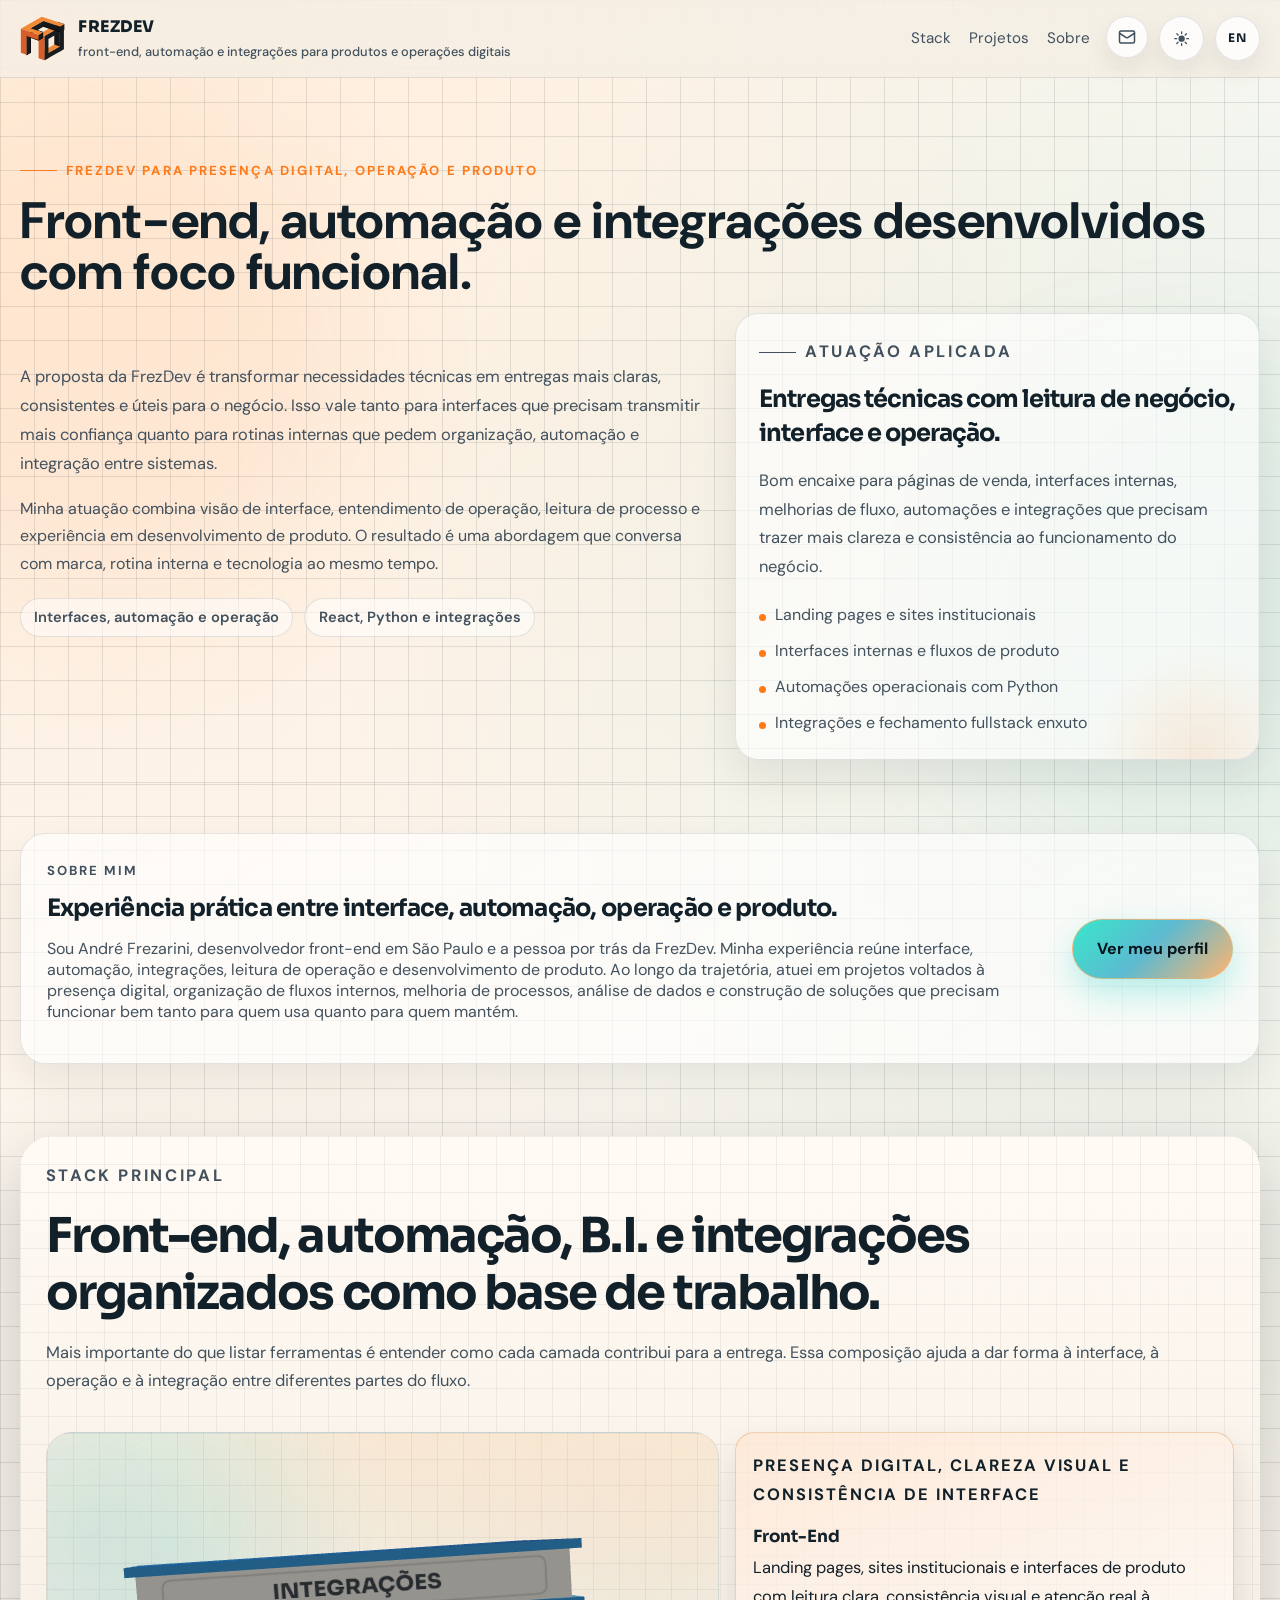
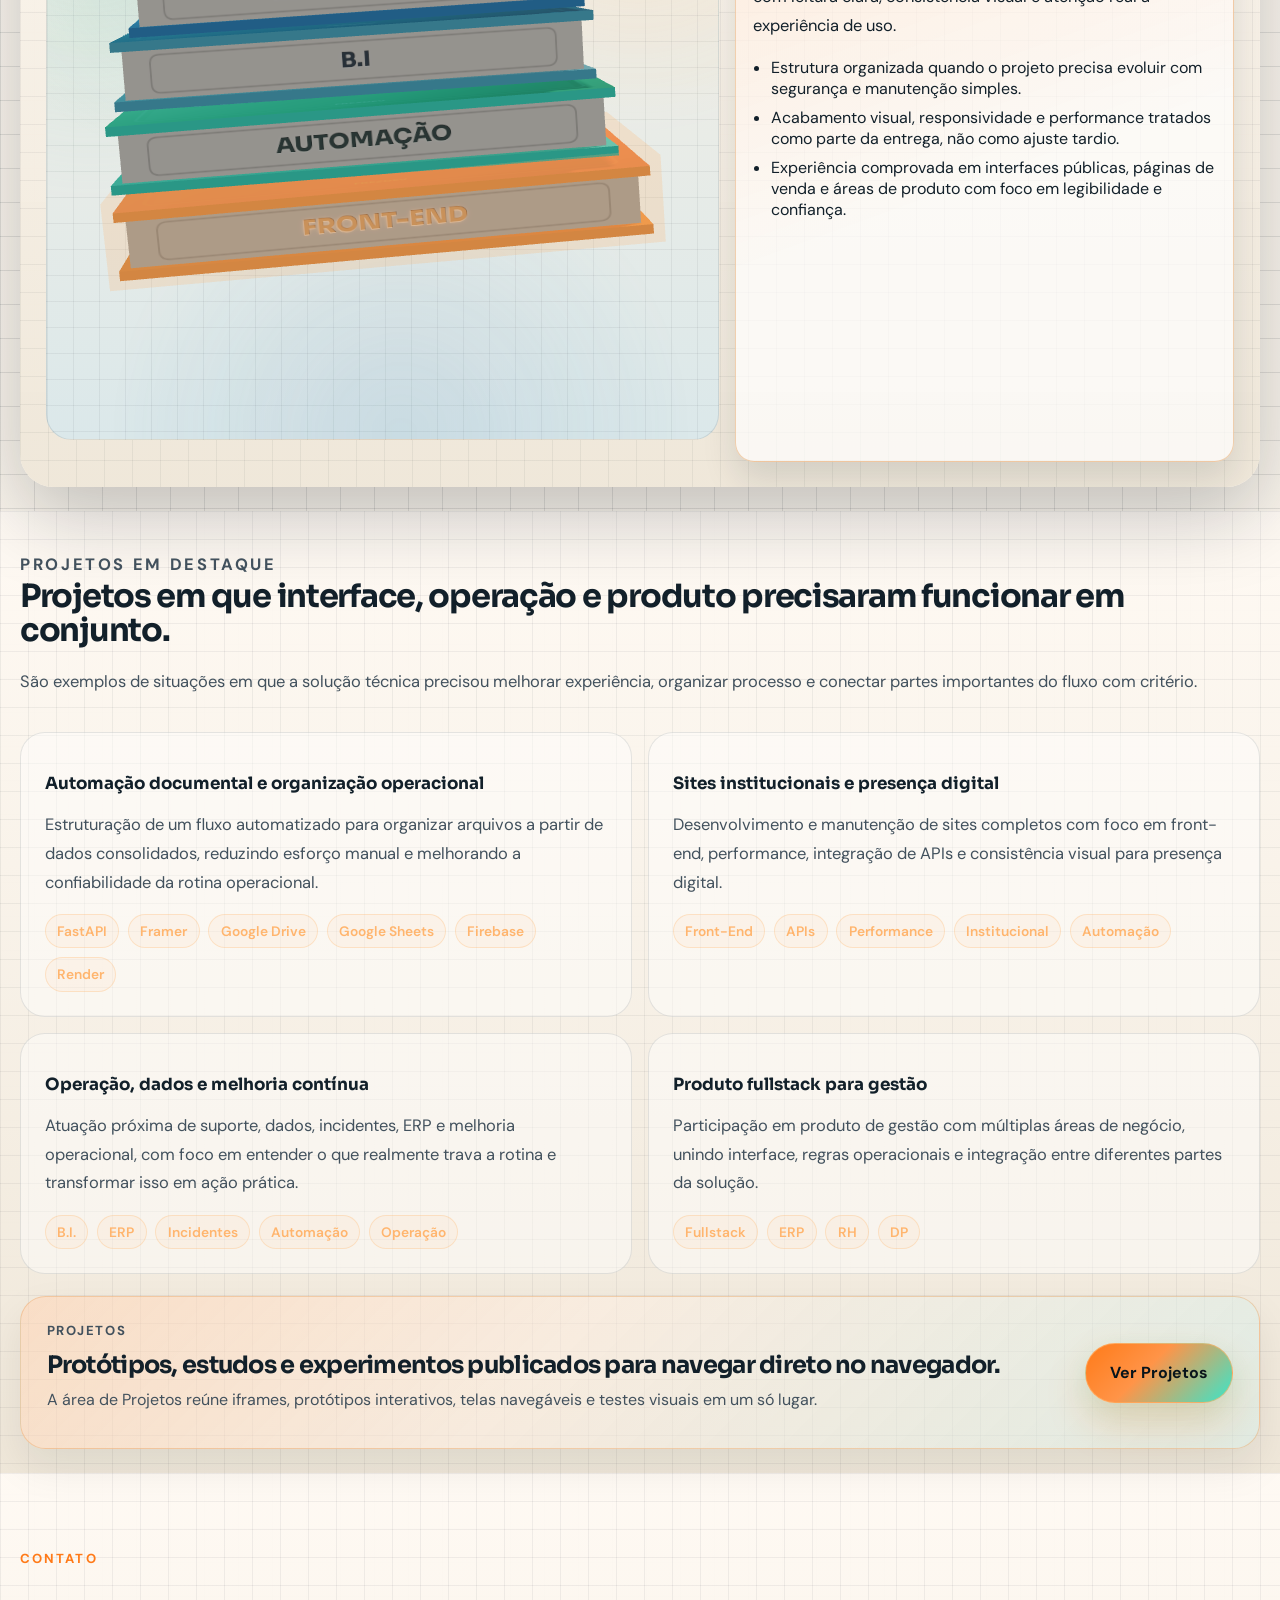
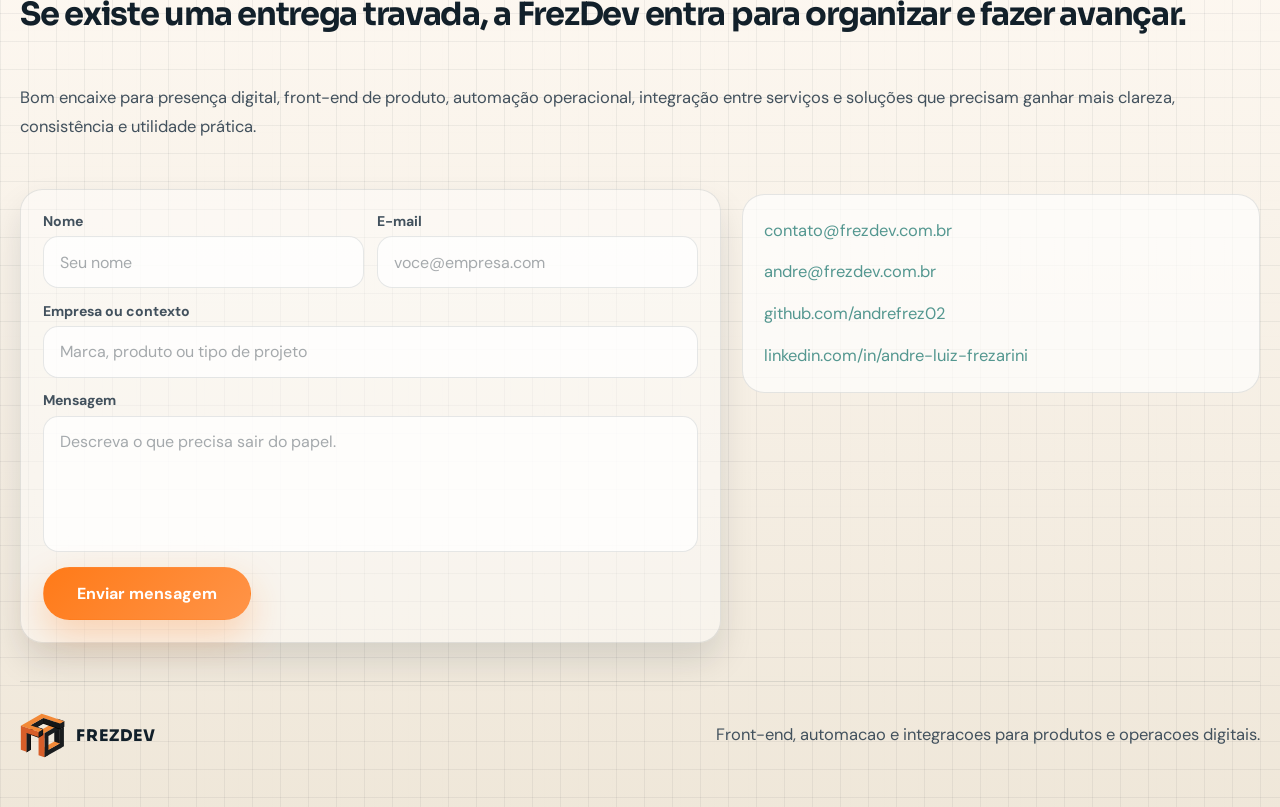
<file: index.html>
<!DOCTYPE html><html lang="pt-BR" data-theme="light"><head>
  <meta charset="UTF-8">
  <meta name="viewport" content="width=device-width, initial-scale=1.0">
  <title>FrezDev | Front-end, automação e integrações para web</title>
  <meta name="description" content="FrezDev desenvolve landing pages, interfaces, automações e integrações enxutas para projetos web com foco em clareza visual, operação e produto.">
  <meta name="keywords" content="front-end, automação, integrações, React, landing page, fullstack, projeto web, Python, API, São Paulo, FrezDev">
  <meta name="author" content="André Frezarini - FrezDev">
  <meta name="robots" content="index,follow,max-image-preview:large,max-snippet:-1,max-video-preview:-1">
  <meta name="googlebot" content="index,follow,max-image-preview:large,max-snippet:-1,max-video-preview:-1">
  <meta name="theme-color" content="#f7f1e8">
  <meta name="format-detection" content="telephone=no">
  <meta name="referrer" content="strict-origin-when-cross-origin">
  <link rel="canonical" href="https://frezdev.com.br/">
  <link rel="alternate" hreflang="pt-BR" href="https://frezdev.com.br/">
  <link rel="alternate" hreflang="en" href="https://frezdev.com.br/en/">
  <link rel="alternate" hreflang="x-default" href="https://frezdev.com.br/">
  <link rel="icon" href="/logo-principal.svg" type="image/svg+xml">
  <link rel="apple-touch-icon" href="/logo-principal-lg.svg">
  <link rel="manifest" href="/site.webmanifest">
  <link rel="preconnect" href="https://fonts.googleapis.com">
  <link rel="preconnect" href="https://fonts.gstatic.com" crossorigin="">
  <link href="https://fonts.googleapis.com/css2?family=DM+Sans:wght@400;500;700&amp;family=Sora:wght@500;600;700;800&amp;display=swap" rel="stylesheet">

  <meta property="og:locale" content="pt_BR">
  <meta property="og:type" content="website">
  <meta property="og:site_name" content="FrezDev">
  <meta property="og:title" content="FrezDev | Front-end, automação e integrações para web">
  <meta property="og:description" content="FrezDev desenvolve landing pages, interfaces, automações e integrações enxutas para projetos web com foco em clareza visual, operação e produto.">
  <meta property="og:url" content="https://frezdev.com.br/">
  <meta property="og:image" content="https://frezdev.com.br/logo-principal-lg.svg">
  <meta property="og:image:alt" content="Logo da FrezDev">

  <meta name="twitter:card" content="summary">
  <meta name="twitter:title" content="FrezDev | Front-end, automação e integrações para web">
  <meta name="twitter:description" content="FrezDev desenvolve landing pages, interfaces, automações e integrações enxutas para projetos web com foco em clareza visual, operação e produto.">
  <meta name="twitter:image" content="https://frezdev.com.br/logo-principal-lg.svg">

  <script>
    (() => {
      try {
        const savedTheme = localStorage.getItem('theme');
        const systemPrefersDark = window.matchMedia('(prefers-color-scheme: dark)').matches;
        const theme = savedTheme || (systemPrefersDark ? 'dark' : 'light');
        document.documentElement.setAttribute('data-theme', theme);
      } catch {
        document.documentElement.setAttribute('data-theme', 'light');
      }
    })();
  </script>
  <script type="application/ld+json">
    {
      "@context": "https://schema.org",
      "@type": "ProfessionalService",
      "@id": "https://frezdev.com.br/#organization",
      "name": "FrezDev",
      "founder": {
        "@type": "Person",
        "@id": "https://frezdev.com.br/#andre",
        "name": "André Luiz Frezarini Dias da Silva",
        "alternateName": "André Frezarini",
        "url": "https://frezdev.com.br/meu-perfil/",
        "jobTitle": "Desenvolvedor Front-End",
        "sameAs": [
          "https://github.com/andrefrez02",
          "https://www.linkedin.com/in/andre-luiz-frezarini/",
          "https://www.truelancer.com/freelancer/andresilva90"
        ]
      },
      "url": "https://frezdev.com.br/",
      "logo": "https://frezdev.com.br/logo-principal-lg.svg",
      "image": "https://frezdev.com.br/logo-principal-lg.svg",
      "description": "FrezDev desenvolve landing pages, interfaces, automações e integrações enxutas para projetos web com foco em clareza visual, operação e produto.",
      "email": "contato@frezdev.com.br",
      "address": {
        "@type": "PostalAddress",
        "addressLocality": "São Paulo",
        "addressRegion": "SP",
        "addressCountry": "BR"
      },
      "sameAs": [
        "https://github.com/andrefrez02",
        "https://www.linkedin.com/in/andre-luiz-frezarini/"
      ],
      "contactPoint": [
        {
          "@type": "ContactPoint",
          "contactType": "sales",
          "email": "contato@frezdev.com.br",
          "areaServed": "BR",
          "availableLanguage": ["pt-BR", "en"]
        },
        {
          "@type": "ContactPoint",
          "contactType": "technical support",
          "email": "andre@frezdev.com.br",
          "areaServed": "BR",
          "availableLanguage": ["pt-BR", "en"]
        }
      ]
    }
  </script>
  <script type="module" crossorigin="" src="/assets/react-vendor-i_nGBwMY.js"></script>
  <script type="module" crossorigin="" src="/assets/vendor-ydrMnpYe.js"></script>
  <script type="module" crossorigin="" src="/assets/useSiteTheme-CYwBNQhQ.js"></script>
  <script type="module" crossorigin="" src="/assets/main-yj83dAwx.js"></script>
  <script type="module" crossorigin="" src="/assets/main-DF9jRRXX.js"></script>
  <link rel="stylesheet" crossorigin="" href="/assets/main-xjHpaGTd.css">
<link rel="modulepreload" as="script" crossorigin="" href="/assets/StackScene-CWbcyjPR.js"><link rel="modulepreload" as="script" crossorigin="" href="/assets/react-vendor-i_nGBwMY.js"><link rel="modulepreload" as="script" crossorigin="" href="/assets/vendor-ydrMnpYe.js"></head>

<body>
  <div id="root"><div class="page-shell"><div class="ambient ambient-left"></div><div class="ambient ambient-right"></div><header class="topbar"><div class="container topbar-inner"><div class="topbar-brand-wrap"><a class="brand" href="#topo" aria-label="FrezDev"><svg class="brand-mark" viewBox="0 0 80 80" fill="none" xmlns="http://www.w3.org/2000/svg" aria-hidden="true" focusable="false"><g clip-path="url(#brand-mark-clip)"><path class="logo-right-outside" d="M73.9814 52.7795L43.7889 69.7869L43.6699 79.1363L73.8669 62.129L73.9814 52.7795Z"></path><path class="logo-top" d="M78.1368 50.4911L68.3977 46.6815L33.7941 66.3198L43.8255 69.8372L78.1368 50.4911Z"></path><path class="logo-right-inside" d="M61.1811 26.8676L71.1931 29.1975V54.3048L61.1811 50.7789L61.1811 26.8676Z"></path><path class="logo-top" d="M78.4365 16.1721L43.6387 36.298L34.1074 32.7414L68.4912 12.7209L78.4365 16.1721Z"></path><path class="logo-right-outside" d="M78.3252 25.173L50.8076 40.9963L50.8115 75.0998L43.5801 79.1896V45.1525L43.3213 45.3019L43.5381 36.1398L78.4248 16.1711L78.3252 25.173Z"></path><path class="logo-right-outside" d="M78.4205 25.1216L71.1931 29.2145V63.5717L78.4265 59.4784L78.4205 25.1216Z"></path><path class="logo-left" d="M43.5801 36.1896V79.1896L33.1553 75.6008V32.6008L43.5801 36.1896Z"></path><path class="logo-shadow" d="M42.3316 10.1852L71.3043 19.8951V19.8902L72.1246 19.4156V19.3883L78.5387 15.6773V15.1002L66.5201 11.0318L66.8404 10.0846L78.6178 14.0719L79.0758 14.2213L79.359 14.3131V19.0279L79.3619 24.5543L78.5406 25.0279L78.5416 25.0562L71.3043 29.2398V29.2457L41.5045 19.2574L31.3268 25.1471L40.5377 28.2652L40.9967 28.4146L41.2799 28.5064V34.2594H41.2789L41.2809 39.3502L34.0494 43.5338V43.5279L33.2184 44.0094V44.0084L19.6275 39.4537L19.6314 65.7506L18.8111 66.2135L18.8121 66.2525L11.5797 70.3424V36.7555L3.40097 34.0152V24.6646L17.8834 29.5182V23.5768L18.7037 23.1012V23.0748L42.3316 9.39999V10.1852ZM21.6109 30.7682L33.2184 34.6588V34.6598L40.4459 30.4762V30.4801L40.4596 30.4713V29.2935L30.1754 25.8131L21.6109 30.7682Z"></path><path class="logo-right-outside" d="M41.5166 18.0998L18.8076 31.2394L18.8115 65.0998L11.5801 69.1896V35.1154L17.8838 31.466V22.424L41.5117 8.74921L41.5166 18.0998ZM40.4609 38.6457L33.2295 42.8303V33.4797L40.457 29.2961L40.4609 38.6457ZM78.542 23.9035L71.3047 28.0881V18.7375L78.5371 14.5539L78.542 23.9035Z"></path><path class="logo-top" d="M48.7314 4.54608H48.7295L78.542 14.5617L71.3008 18.7668L41.5039 8.75507L18.8037 21.9787L40.4609 29.2805L33.2197 33.4855L11.5762 26.1877L11.5752 26.1896L1.5 22.8L38.6562 1.15643L48.7314 4.54608Z"></path><path class="logo-left" d="M11.5801 26.1896V26.1848L33.2188 33.4797V42.8303L11.5801 35.5344V69.1896L1.5 65.8V22.8L11.5801 26.1896Z"></path><path class="logo-right-inside" d="M41.487 8.74921L71.3047 18.7428V28.093L41.487 18.0993V8.74921Z"></path></g><defs><clipPath id="brand-mark-clip"><rect width="80" height="80" fill="white"></rect></clipPath></defs></svg><span>FREZDEV<div class="brand-subtitle"><small class="brand-subtitle__desktop">front-end, automação e integrações para produtos e operações digitais</small><small class="brand-subtitle__tablet">front-end, automação e integrações digitais</small><small class="brand-subtitle__mobile">front-end e integrações</small></div></span></a><div class="topnav-actions topnav-actions-mobile"><a href="#contato" class="nav-cta" aria-label="Ir para contato"><svg xmlns="http://www.w3.org/2000/svg" width="18" height="18" viewBox="0 0 24 24" fill="none" stroke="currentColor" stroke-width="2" stroke-linecap="round" stroke-linejoin="round" class="lucide lucide-mail" aria-hidden="true"><path d="m22 7-8.991 5.727a2 2 0 0 1-2.009 0L2 7"></path><rect x="2" y="4" width="20" height="16" rx="2"></rect></svg></a><button type="button" class="theme-toggle" aria-label="Ativar modo escuro"><svg class="theme-toggle-icon" viewBox="0 0 24 24" aria-hidden="true" focusable="false"><circle cx="12" cy="12" r="4.4" fill="currentColor"></circle><path d="M12 2.5v2.4M12 19.1v2.4M21.5 12h-2.4M4.9 12H2.5M18.7 5.3l-1.7 1.7M7 17l-1.7 1.7M18.7 18.7 17 17M7 7 5.3 5.3" stroke="currentColor" stroke-width="1.8" stroke-linecap="round"></path></svg></button><a class="lang-toggle" href="/en/" hreflang="en" lang="en" aria-label="Read this page in English"><span aria-hidden="true">EN</span></a></div></div><nav class="topnav" aria-label="Navegação principal"><div class="topnav-links"><a href="#stack">Stack</a><a href="/estante/">Projetos</a><a href="/meu-perfil/">Sobre</a></div><div class="topnav-actions"><a href="#contato" class="nav-cta" aria-label="Ir para contato"><svg xmlns="http://www.w3.org/2000/svg" width="18" height="18" viewBox="0 0 24 24" fill="none" stroke="currentColor" stroke-width="2" stroke-linecap="round" stroke-linejoin="round" class="lucide lucide-mail" aria-hidden="true"><path d="m22 7-8.991 5.727a2 2 0 0 1-2.009 0L2 7"></path><rect x="2" y="4" width="20" height="16" rx="2"></rect></svg></a><button type="button" class="theme-toggle" aria-label="Ativar modo escuro"><svg class="theme-toggle-icon" viewBox="0 0 24 24" aria-hidden="true" focusable="false"><circle cx="12" cy="12" r="4.4" fill="currentColor"></circle><path d="M12 2.5v2.4M12 19.1v2.4M21.5 12h-2.4M4.9 12H2.5M18.7 5.3l-1.7 1.7M7 17l-1.7 1.7M18.7 18.7 17 17M7 7 5.3 5.3" stroke="currentColor" stroke-width="1.8" stroke-linecap="round"></path></svg></button><a class="lang-toggle" href="/en/" hreflang="en" lang="en" aria-label="Read this page in English"><span aria-hidden="true">EN</span></a></div></nav></div></header><main id="topo"><section class="hero section"><div class="container"><p class="eyebrow">FrezDev para presença digital, operação e produto</p><h1>Front-end, automação e integrações desenvolvidos com foco funcional.</h1></div><div class="container hero-grid"><div class="hero-copy"><p class="lead">A proposta da FrezDev é transformar necessidades técnicas em entregas mais claras, consistentes e úteis para o negócio. Isso vale tanto para interfaces que precisam transmitir mais confiança quanto para rotinas internas que pedem organização, automação e integração entre sistemas.</p><p class="hero-context">Minha atuação combina visão de interface, entendimento de operação, leitura de processo e experiência em desenvolvimento de produto. O resultado é uma abordagem que conversa com marca, rotina interna e tecnologia ao mesmo tempo.</p><div class="hero-badges" aria-label="Informações rápidas"><span>Interfaces, automação e operação</span><span>React, Python e integrações</span></div></div><aside class="hero-side-panel"><p class="panel-kicker">Atuação aplicada</p><h2>Entregas técnicas com leitura de negócio, interface e operação.</h2><p>Bom encaixe para páginas de venda, interfaces internas, melhorias de fluxo, automações e integrações que precisam trazer mais clareza e consistência ao funcionamento do negócio.</p><ul class="hero-focus-list"><li>Landing pages e sites institucionais</li><li>Interfaces internas e fluxos de produto</li><li>Automações operacionais com Python</li><li>Integrações e fechamento fullstack enxuto</li></ul></aside></div><section class="section section-light about-preview-section" id="sobre"><div class="container"><aside class="about-preview-card"><div class="about-preview-copy"><p class="section-label">Sobre mim</p><h2>Experiência prática entre interface, automação, operação e produto.</h2><p>Sou André Frezarini, desenvolvedor front-end em São Paulo e a pessoa por trás da FrezDev. Minha experiência reúne interface, automação, integrações, leitura de operação e desenvolvimento de produto. Ao longo da trajetória, atuei em projetos voltados à presença digital, organização de fluxos internos, melhoria de processos, análise de dados e construção de soluções que precisam funcionar bem tanto para quem usa quanto para quem mantém.</p></div><a class="button button-spotlight button-spotlight-cool" href="/meu-perfil/">Ver meu perfil</a></aside></div></section></section><section class="stack-showcase-section section" id="stack"><div class="container"><aside class="stack-panel stack-panel-fullscreen"><div class="stack-panel-copy stack-panel-copy-wide"><p class="section-label">Stack principal</p><h2>Front-end, automação, B.I. e integrações organizados como base de trabalho.</h2><p>Mais importante do que listar ferramentas é entender como cada camada contribui para a entrega. Essa composição ajuda a dar forma à interface, à operação e à integração entre diferentes partes do fluxo.</p></div><div class="stack-interactive-layout"><div class="stack-viewport"><div style="position: relative; width: 100%; height: 100%; overflow: hidden; pointer-events: auto;"><div style="width: 100%; height: 100%;"><canvas style="display: block;"></canvas></div></div></div><div class="stack-debug-panel "></div><div class="stack-detail-panel" style="--stack-accent: #ffb56e; --stack-base: #ff7a18;"><article class="stack-detail-card"><p class="stack-detail-kicker">Presença digital, clareza visual e consistência de interface</p><h3>Front-End</h3><p>Landing pages, sites institucionais e interfaces de produto com leitura clara, consistência visual e atenção real à experiência de uso.</p><ul class="stack-points"><li>Estrutura organizada quando o projeto precisa evoluir com segurança e manutenção simples.</li><li>Acabamento visual, responsividade e performance tratados como parte da entrega, não como ajuste tardio.</li><li>Experiência comprovada em interfaces públicas, páginas de venda e áreas de produto com foco em legibilidade e confiança.</li></ul></article></div></div></aside></div></section><section class="section section-dark" id="projetos"><div class="container"><div class="section-head on-dark"><p class="section-label">Projetos em destaque</p><h2>Projetos em que interface, operação e produto precisaram funcionar em conjunto.</h2><p>São exemplos de situações em que a solução técnica precisou melhorar experiência, organizar processo e conectar partes importantes do fluxo com critério.</p></div><div class="case-grid"><article class="case-card"><h3>Automação documental e organização operacional</h3><p>Estruturação de um fluxo automatizado para organizar arquivos a partir de dados consolidados, reduzindo esforço manual e melhorando a confiabilidade da rotina operacional.</p><div class="tag-row"><span class="tag">FastAPI</span><span class="tag">Framer</span><span class="tag">Google Drive</span><span class="tag">Google Sheets</span><span class="tag">Firebase</span><span class="tag">Render</span></div></article><article class="case-card"><h3>Sites institucionais e presença digital</h3><p>Desenvolvimento e manutenção de sites completos com foco em front-end, performance, integração de APIs e consistência visual para presença digital.</p><div class="tag-row"><span class="tag">Front-End</span><span class="tag">APIs</span><span class="tag">Performance</span><span class="tag">Institucional</span><span class="tag">Automação</span></div></article><article class="case-card"><h3>Operação, dados e melhoria contínua</h3><p>Atuação próxima de suporte, dados, incidentes, ERP e melhoria operacional, com foco em entender o que realmente trava a rotina e transformar isso em ação prática.</p><div class="tag-row"><span class="tag">B.I.</span><span class="tag">ERP</span><span class="tag">Incidentes</span><span class="tag">Automação</span><span class="tag">Operação</span></div></article><article class="case-card"><h3>Produto fullstack para gestão</h3><p>Participação em produto de gestão com múltiplas áreas de negócio, unindo interface, regras operacionais e integração entre diferentes partes da solução.</p><div class="tag-row"><span class="tag">Fullstack</span><span class="tag">ERP</span><span class="tag">RH</span><span class="tag">DP</span></div></article></div><aside class="projects-cta-card" aria-label="Acesso às Projetos"><div><p class="profile-kicker">Projetos</p><h3>Protótipos, estudos e experimentos publicados para navegar direto no navegador.</h3><p>A área de Projetos reúne iframes, protótipos interativos, telas navegáveis e testes visuais em um só lugar.</p></div><a class="button button-spotlight" href="/estante/">Ver Projetos</a></aside></div></section></main><footer class="footer section-dark" id="contato"><div class="container"><div class="footer-intro"><p class="section-label">Contato</p><h2>Se existe uma entrega travada, a FrezDev entra para organizar e fazer avançar.</h2><p class="footer-copy">Bom encaixe para presença digital, front-end de produto, automação operacional, integração entre serviços e soluções que precisam ganhar mais clareza, consistência e utilidade prática.</p><div class="footer-grid"><form class="contact-form" method="POST" action="https://formsubmit.co/ajax/contato@frezdev.com.br"><input type="hidden" name="_subject" value="Novo contato pelo site FrezDev"><input type="hidden" name="_template" value="table"><div class="contact-form-grid"><label class="contact-field"><span>Nome</span><input type="text" name="name" placeholder="Seu nome" autocomplete="name" required=""></label><label class="contact-field"><span>E-mail</span><input type="email" name="email" placeholder="voce@empresa.com" autocomplete="email" required=""></label><label class="contact-field contact-field-full"><span>Empresa ou contexto</span><input type="text" name="company" placeholder="Marca, produto ou tipo de projeto" autocomplete="organization"></label><label class="contact-field contact-field-full"><span>Mensagem</span><textarea name="message" rows="5" placeholder="Descreva o que precisa sair do papel." required=""></textarea></label><label class="contact-field contact-field-hidden" aria-hidden="true"><span>Website</span><input type="text" name="website" tabindex="-1" autocomplete="off"></label></div><div class="contact-form-actions"><button class="button button-primary contact-submit" type="submit">Enviar mensagem</button></div></form><div class="contact-panel"><a href="mailto:contato@frezdev.com.br">contato@frezdev.com.br</a><a href="mailto:andre@frezdev.com.br">andre@frezdev.com.br</a><a href="https://github.com/andrefrez02" target="_blank" rel="noreferrer">github.com/andrefrez02</a><a href="https://www.linkedin.com/in/andre-luiz-frezarini/" target="_blank" rel="noreferrer">linkedin.com/in/andre-luiz-frezarini</a></div></div></div></div><div class="container footer-bottom"><div class="footer-brand-lockup"><svg class="brand-mark" viewBox="0 0 80 80" fill="none" xmlns="http://www.w3.org/2000/svg" aria-hidden="true" focusable="false"><g clip-path="url(#brand-mark-clip)"><path class="logo-right-outside" d="M73.9814 52.7795L43.7889 69.7869L43.6699 79.1363L73.8669 62.129L73.9814 52.7795Z"></path><path class="logo-top" d="M78.1368 50.4911L68.3977 46.6815L33.7941 66.3198L43.8255 69.8372L78.1368 50.4911Z"></path><path class="logo-right-inside" d="M61.1811 26.8676L71.1931 29.1975V54.3048L61.1811 50.7789L61.1811 26.8676Z"></path><path class="logo-top" d="M78.4365 16.1721L43.6387 36.298L34.1074 32.7414L68.4912 12.7209L78.4365 16.1721Z"></path><path class="logo-right-outside" d="M78.3252 25.173L50.8076 40.9963L50.8115 75.0998L43.5801 79.1896V45.1525L43.3213 45.3019L43.5381 36.1398L78.4248 16.1711L78.3252 25.173Z"></path><path class="logo-right-outside" d="M78.4205 25.1216L71.1931 29.2145V63.5717L78.4265 59.4784L78.4205 25.1216Z"></path><path class="logo-left" d="M43.5801 36.1896V79.1896L33.1553 75.6008V32.6008L43.5801 36.1896Z"></path><path class="logo-shadow" d="M42.3316 10.1852L71.3043 19.8951V19.8902L72.1246 19.4156V19.3883L78.5387 15.6773V15.1002L66.5201 11.0318L66.8404 10.0846L78.6178 14.0719L79.0758 14.2213L79.359 14.3131V19.0279L79.3619 24.5543L78.5406 25.0279L78.5416 25.0562L71.3043 29.2398V29.2457L41.5045 19.2574L31.3268 25.1471L40.5377 28.2652L40.9967 28.4146L41.2799 28.5064V34.2594H41.2789L41.2809 39.3502L34.0494 43.5338V43.5279L33.2184 44.0094V44.0084L19.6275 39.4537L19.6314 65.7506L18.8111 66.2135L18.8121 66.2525L11.5797 70.3424V36.7555L3.40097 34.0152V24.6646L17.8834 29.5182V23.5768L18.7037 23.1012V23.0748L42.3316 9.39999V10.1852ZM21.6109 30.7682L33.2184 34.6588V34.6598L40.4459 30.4762V30.4801L40.4596 30.4713V29.2935L30.1754 25.8131L21.6109 30.7682Z"></path><path class="logo-right-outside" d="M41.5166 18.0998L18.8076 31.2394L18.8115 65.0998L11.5801 69.1896V35.1154L17.8838 31.466V22.424L41.5117 8.74921L41.5166 18.0998ZM40.4609 38.6457L33.2295 42.8303V33.4797L40.457 29.2961L40.4609 38.6457ZM78.542 23.9035L71.3047 28.0881V18.7375L78.5371 14.5539L78.542 23.9035Z"></path><path class="logo-top" d="M48.7314 4.54608H48.7295L78.542 14.5617L71.3008 18.7668L41.5039 8.75507L18.8037 21.9787L40.4609 29.2805L33.2197 33.4855L11.5762 26.1877L11.5752 26.1896L1.5 22.8L38.6562 1.15643L48.7314 4.54608Z"></path><path class="logo-left" d="M11.5801 26.1896V26.1848L33.2188 33.4797V42.8303L11.5801 35.5344V69.1896L1.5 65.8V22.8L11.5801 26.1896Z"></path><path class="logo-right-inside" d="M41.487 8.74921L71.3047 18.7428V28.093L41.487 18.0993V8.74921Z"></path></g><defs><clipPath id="brand-mark-clip"><rect width="80" height="80" fill="white"></rect></clipPath></defs></svg><span>FREZDEV</span></div><p>Front-end, automacao e integracoes para produtos e operacoes digitais.</p></div></footer><button type="button" class="back-to-top" aria-label="Voltar ao topo da página"><svg xmlns="http://www.w3.org/2000/svg" width="18" height="18" viewBox="0 0 24 24" fill="none" stroke="currentColor" stroke-width="2.3" stroke-linecap="round" stroke-linejoin="round" class="lucide lucide-arrow-up" aria-hidden="true"><path d="m5 12 7-7 7 7"></path><path d="M12 19V5"></path></svg></button></div></div>


</body></html>
</file>
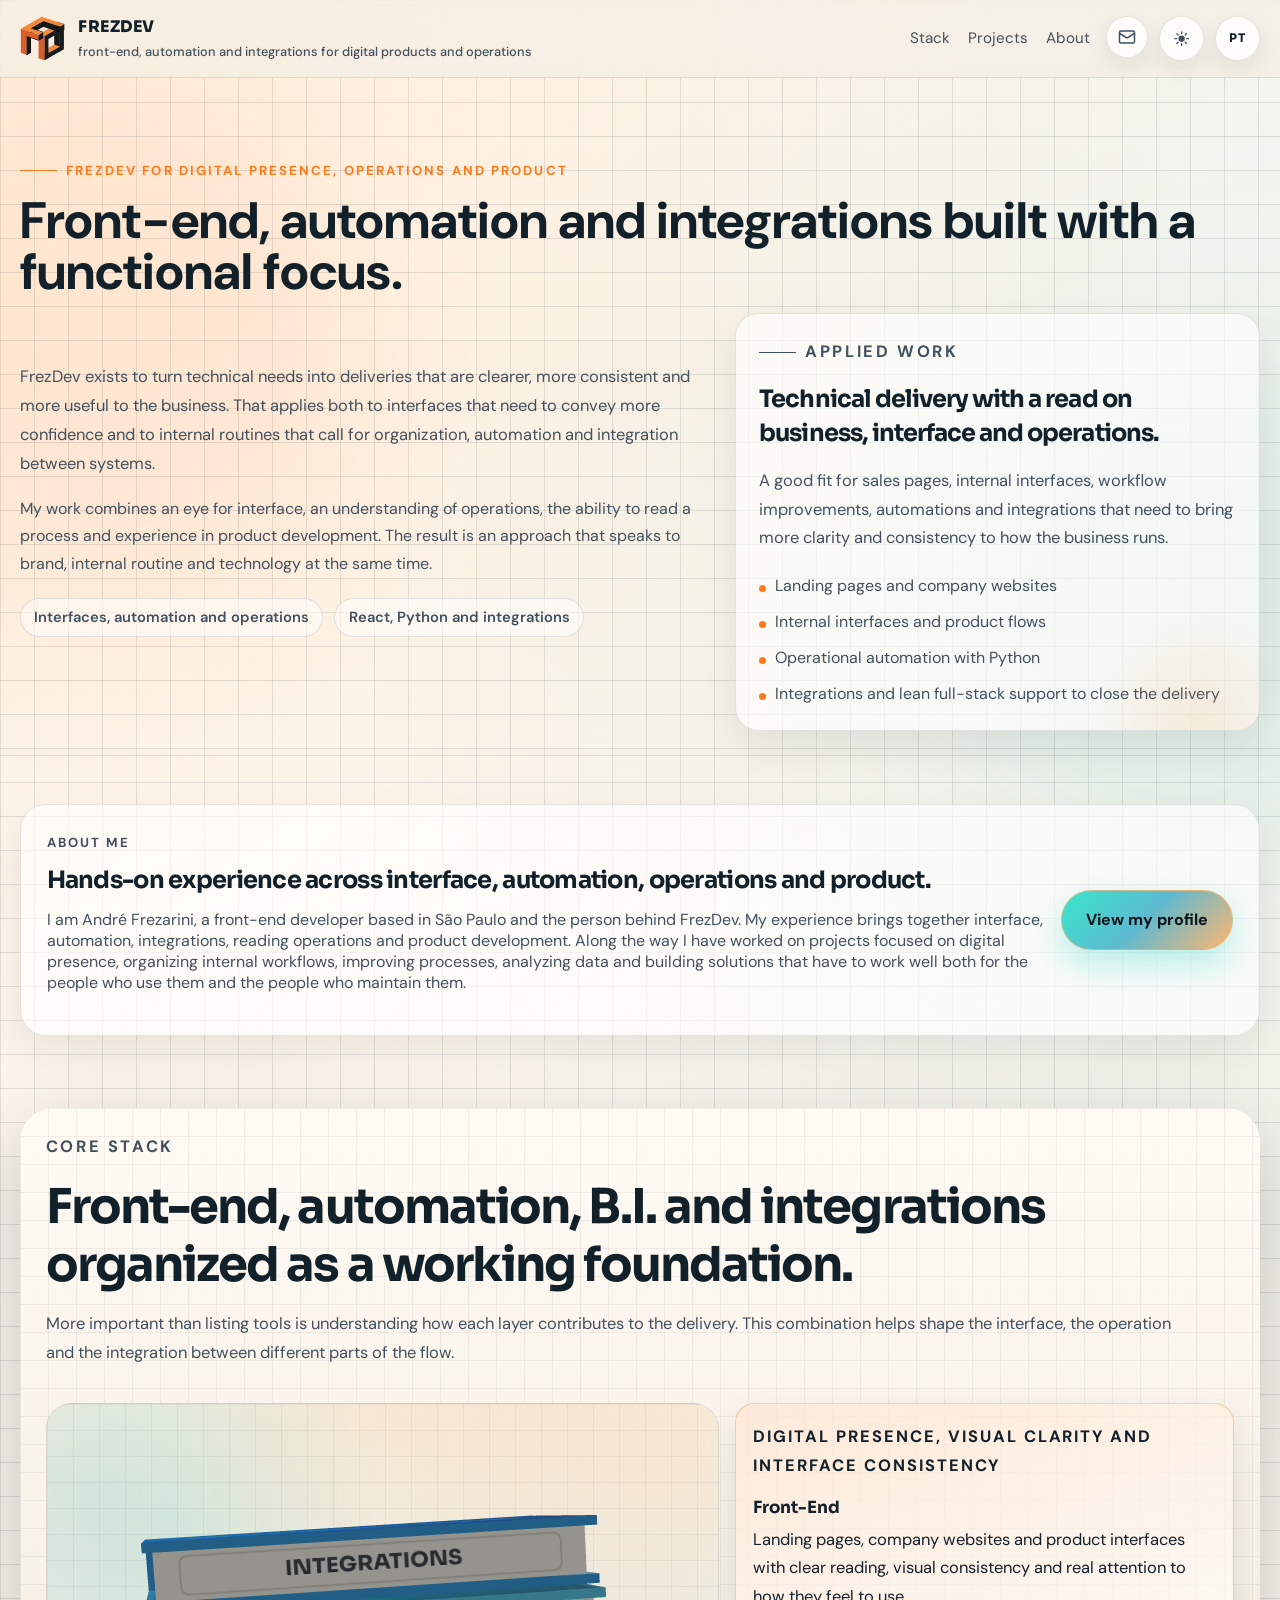
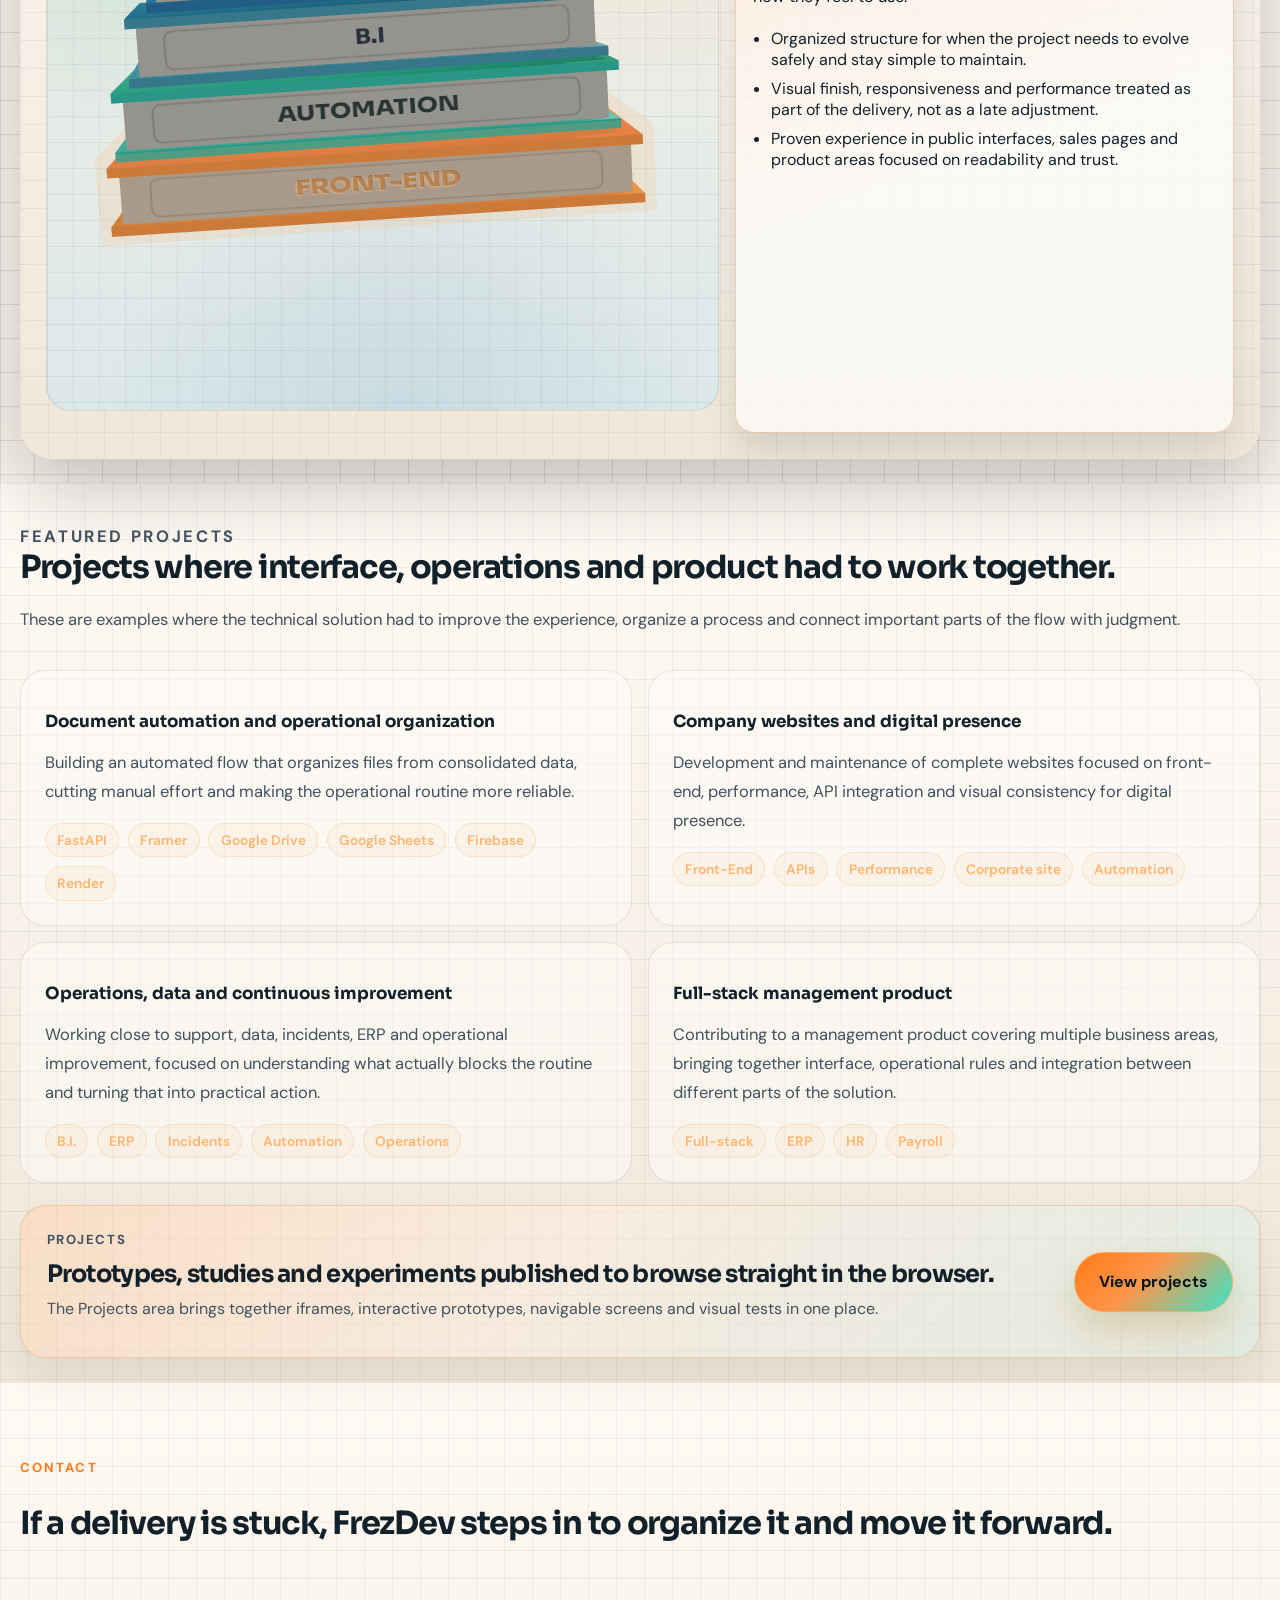
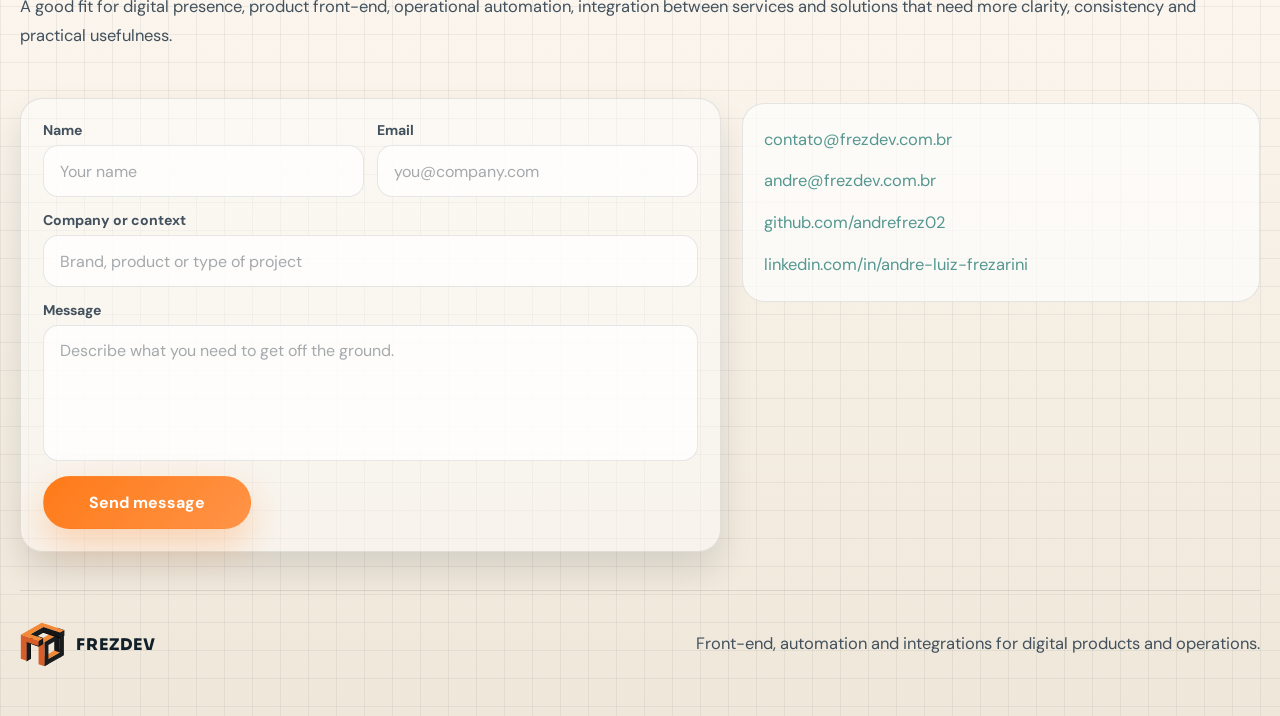
<file: en/index.html>
<!DOCTYPE html><html lang="en" data-theme="light"><head>
  <meta charset="UTF-8">
  <meta name="viewport" content="width=device-width, initial-scale=1.0">
  <title>FrezDev | Front-end, automation and integrations for the web</title>
  <meta name="description" content="FrezDev builds landing pages, interfaces, automations and lean integrations for web projects, focused on visual clarity, operations and product.">
  <meta name="keywords" content="front-end, automation, integrations, React, landing page, fullstack, web project, Python, API, freelance developer, FrezDev">
  <meta name="author" content="André Frezarini - FrezDev">
  <meta name="robots" content="index,follow,max-image-preview:large,max-snippet:-1,max-video-preview:-1">
  <meta name="googlebot" content="index,follow,max-image-preview:large,max-snippet:-1,max-video-preview:-1">
  <meta name="theme-color" content="#f7f1e8">
  <meta name="format-detection" content="telephone=no">
  <meta name="referrer" content="strict-origin-when-cross-origin">
  <link rel="canonical" href="https://frezdev.com.br/en/">
  <link rel="alternate" hreflang="pt-BR" href="https://frezdev.com.br/">
  <link rel="alternate" hreflang="en" href="https://frezdev.com.br/en/">
  <link rel="alternate" hreflang="x-default" href="https://frezdev.com.br/">
  <link rel="icon" href="/logo-principal.svg" type="image/svg+xml">
  <link rel="apple-touch-icon" href="/logo-principal-lg.svg">
  <link rel="manifest" href="/site.webmanifest">
  <link rel="preconnect" href="https://fonts.googleapis.com">
  <link rel="preconnect" href="https://fonts.gstatic.com" crossorigin="">
  <link href="https://fonts.googleapis.com/css2?family=DM+Sans:wght@400;500;700&amp;family=Sora:wght@500;600;700;800&amp;display=swap" rel="stylesheet">

  <meta property="og:locale" content="en_US">
  <meta property="og:locale:alternate" content="pt_BR">
  <meta property="og:type" content="website">
  <meta property="og:site_name" content="FrezDev">
  <meta property="og:title" content="FrezDev | Front-end, automation and integrations for the web">
  <meta property="og:description" content="FrezDev builds landing pages, interfaces, automations and lean integrations for web projects, focused on visual clarity, operations and product.">
  <meta property="og:url" content="https://frezdev.com.br/en/">
  <meta property="og:image" content="https://frezdev.com.br/logo-principal-lg.svg">
  <meta property="og:image:alt" content="FrezDev logo">

  <meta name="twitter:card" content="summary">
  <meta name="twitter:title" content="FrezDev | Front-end, automation and integrations for the web">
  <meta name="twitter:description" content="FrezDev builds landing pages, interfaces, automations and lean integrations for web projects, focused on visual clarity, operations and product.">
  <meta name="twitter:image" content="https://frezdev.com.br/logo-principal-lg.svg">

  <script>
    (() => {
      try {
        const savedTheme = localStorage.getItem('theme');
        const systemPrefersDark = window.matchMedia('(prefers-color-scheme: dark)').matches;
        const theme = savedTheme || (systemPrefersDark ? 'dark' : 'light');
        document.documentElement.setAttribute('data-theme', theme);
      } catch {
        document.documentElement.setAttribute('data-theme', 'light');
      }
    })();
  </script>
  <script type="application/ld+json">
    {
      "@context": "https://schema.org",
      "@type": "ProfessionalService",
      "@id": "https://frezdev.com.br/#organization",
      "name": "FrezDev",
      "founder": {
        "@type": "Person",
        "@id": "https://frezdev.com.br/#andre",
        "name": "André Luiz Frezarini Dias da Silva",
        "alternateName": "André Frezarini",
        "url": "https://frezdev.com.br/meu-perfil/",
        "jobTitle": "Front-End Developer",
        "sameAs": [
          "https://github.com/andrefrez02",
          "https://www.linkedin.com/in/andre-luiz-frezarini/",
          "https://www.truelancer.com/freelancer/andresilva90"
        ]
      },
      "url": "https://frezdev.com.br/en/",
      "logo": "https://frezdev.com.br/logo-principal-lg.svg",
      "image": "https://frezdev.com.br/logo-principal-lg.svg",
      "description": "FrezDev builds landing pages, interfaces, automations and lean integrations for web projects, focused on visual clarity, operations and product.",
      "email": "contato@frezdev.com.br",
      "address": {
        "@type": "PostalAddress",
        "addressLocality": "São Paulo",
        "addressRegion": "SP",
        "addressCountry": "BR"
      },
      "sameAs": [
        "https://github.com/andrefrez02",
        "https://www.linkedin.com/in/andre-luiz-frezarini/"
      ],
      "contactPoint": [
        {
          "@type": "ContactPoint",
          "contactType": "sales",
          "email": "contato@frezdev.com.br",
          "availableLanguage": ["en", "pt-BR"]
        },
        {
          "@type": "ContactPoint",
          "contactType": "technical support",
          "email": "andre@frezdev.com.br",
          "availableLanguage": ["en", "pt-BR"]
        }
      ]
    }
  </script>
  <script type="module" crossorigin="" src="/assets/enMain-BzzYMhtT.js"></script>
  <link rel="modulepreload" crossorigin="" href="/assets/react-vendor-i_nGBwMY.js">
  <link rel="modulepreload" crossorigin="" href="/assets/vendor-ydrMnpYe.js">
  <link rel="modulepreload" crossorigin="" href="/assets/useSiteTheme-CYwBNQhQ.js">
  <link rel="modulepreload" crossorigin="" href="/assets/main-yj83dAwx.js">
  <link rel="stylesheet" crossorigin="" href="/assets/main-xjHpaGTd.css">
<link rel="modulepreload" as="script" crossorigin="" href="/assets/StackScene-CWbcyjPR.js"></head>

<body>
  <div id="root"><div class="page-shell"><div class="ambient ambient-left"></div><div class="ambient ambient-right"></div><header class="topbar"><div class="container topbar-inner"><div class="topbar-brand-wrap"><a class="brand" href="#topo" aria-label="FrezDev"><svg class="brand-mark" viewBox="0 0 80 80" fill="none" xmlns="http://www.w3.org/2000/svg" aria-hidden="true" focusable="false"><g clip-path="url(#brand-mark-clip)"><path class="logo-right-outside" d="M73.9814 52.7795L43.7889 69.7869L43.6699 79.1363L73.8669 62.129L73.9814 52.7795Z"></path><path class="logo-top" d="M78.1368 50.4911L68.3977 46.6815L33.7941 66.3198L43.8255 69.8372L78.1368 50.4911Z"></path><path class="logo-right-inside" d="M61.1811 26.8676L71.1931 29.1975V54.3048L61.1811 50.7789L61.1811 26.8676Z"></path><path class="logo-top" d="M78.4365 16.1721L43.6387 36.298L34.1074 32.7414L68.4912 12.7209L78.4365 16.1721Z"></path><path class="logo-right-outside" d="M78.3252 25.173L50.8076 40.9963L50.8115 75.0998L43.5801 79.1896V45.1525L43.3213 45.3019L43.5381 36.1398L78.4248 16.1711L78.3252 25.173Z"></path><path class="logo-right-outside" d="M78.4205 25.1216L71.1931 29.2145V63.5717L78.4265 59.4784L78.4205 25.1216Z"></path><path class="logo-left" d="M43.5801 36.1896V79.1896L33.1553 75.6008V32.6008L43.5801 36.1896Z"></path><path class="logo-shadow" d="M42.3316 10.1852L71.3043 19.8951V19.8902L72.1246 19.4156V19.3883L78.5387 15.6773V15.1002L66.5201 11.0318L66.8404 10.0846L78.6178 14.0719L79.0758 14.2213L79.359 14.3131V19.0279L79.3619 24.5543L78.5406 25.0279L78.5416 25.0562L71.3043 29.2398V29.2457L41.5045 19.2574L31.3268 25.1471L40.5377 28.2652L40.9967 28.4146L41.2799 28.5064V34.2594H41.2789L41.2809 39.3502L34.0494 43.5338V43.5279L33.2184 44.0094V44.0084L19.6275 39.4537L19.6314 65.7506L18.8111 66.2135L18.8121 66.2525L11.5797 70.3424V36.7555L3.40097 34.0152V24.6646L17.8834 29.5182V23.5768L18.7037 23.1012V23.0748L42.3316 9.39999V10.1852ZM21.6109 30.7682L33.2184 34.6588V34.6598L40.4459 30.4762V30.4801L40.4596 30.4713V29.2935L30.1754 25.8131L21.6109 30.7682Z"></path><path class="logo-right-outside" d="M41.5166 18.0998L18.8076 31.2394L18.8115 65.0998L11.5801 69.1896V35.1154L17.8838 31.466V22.424L41.5117 8.74921L41.5166 18.0998ZM40.4609 38.6457L33.2295 42.8303V33.4797L40.457 29.2961L40.4609 38.6457ZM78.542 23.9035L71.3047 28.0881V18.7375L78.5371 14.5539L78.542 23.9035Z"></path><path class="logo-top" d="M48.7314 4.54608H48.7295L78.542 14.5617L71.3008 18.7668L41.5039 8.75507L18.8037 21.9787L40.4609 29.2805L33.2197 33.4855L11.5762 26.1877L11.5752 26.1896L1.5 22.8L38.6562 1.15643L48.7314 4.54608Z"></path><path class="logo-left" d="M11.5801 26.1896V26.1848L33.2188 33.4797V42.8303L11.5801 35.5344V69.1896L1.5 65.8V22.8L11.5801 26.1896Z"></path><path class="logo-right-inside" d="M41.487 8.74921L71.3047 18.7428V28.093L41.487 18.0993V8.74921Z"></path></g><defs><clipPath id="brand-mark-clip"><rect width="80" height="80" fill="white"></rect></clipPath></defs></svg><span>FREZDEV<div class="brand-subtitle"><small class="brand-subtitle__desktop">front-end, automation and integrations for digital products and operations</small><small class="brand-subtitle__tablet">front-end, automation and digital integrations</small><small class="brand-subtitle__mobile">front-end, integrations</small></div></span></a><div class="topnav-actions topnav-actions-mobile"><a href="#contato" class="nav-cta" aria-label="Go to contact"><svg xmlns="http://www.w3.org/2000/svg" width="18" height="18" viewBox="0 0 24 24" fill="none" stroke="currentColor" stroke-width="2" stroke-linecap="round" stroke-linejoin="round" class="lucide lucide-mail" aria-hidden="true"><path d="m22 7-8.991 5.727a2 2 0 0 1-2.009 0L2 7"></path><rect x="2" y="4" width="20" height="16" rx="2"></rect></svg></a><button type="button" class="theme-toggle" aria-label="Switch to dark mode"><svg class="theme-toggle-icon" viewBox="0 0 24 24" aria-hidden="true" focusable="false"><circle cx="12" cy="12" r="4.4" fill="currentColor"></circle><path d="M12 2.5v2.4M12 19.1v2.4M21.5 12h-2.4M4.9 12H2.5M18.7 5.3l-1.7 1.7M7 17l-1.7 1.7M18.7 18.7 17 17M7 7 5.3 5.3" stroke="currentColor" stroke-width="1.8" stroke-linecap="round"></path></svg></button><a class="lang-toggle" href="/" hreflang="pt-BR" lang="pt-BR" aria-label="Ler esta página em português"><span aria-hidden="true">PT</span></a></div></div><nav class="topnav" aria-label="Main navigation"><div class="topnav-links"><a href="#stack">Stack</a><a href="/en/projects/">Projects</a><a href="/en/profile/">About</a></div><div class="topnav-actions"><a href="#contato" class="nav-cta" aria-label="Go to contact"><svg xmlns="http://www.w3.org/2000/svg" width="18" height="18" viewBox="0 0 24 24" fill="none" stroke="currentColor" stroke-width="2" stroke-linecap="round" stroke-linejoin="round" class="lucide lucide-mail" aria-hidden="true"><path d="m22 7-8.991 5.727a2 2 0 0 1-2.009 0L2 7"></path><rect x="2" y="4" width="20" height="16" rx="2"></rect></svg></a><button type="button" class="theme-toggle" aria-label="Switch to dark mode"><svg class="theme-toggle-icon" viewBox="0 0 24 24" aria-hidden="true" focusable="false"><circle cx="12" cy="12" r="4.4" fill="currentColor"></circle><path d="M12 2.5v2.4M12 19.1v2.4M21.5 12h-2.4M4.9 12H2.5M18.7 5.3l-1.7 1.7M7 17l-1.7 1.7M18.7 18.7 17 17M7 7 5.3 5.3" stroke="currentColor" stroke-width="1.8" stroke-linecap="round"></path></svg></button><a class="lang-toggle" href="/" hreflang="pt-BR" lang="pt-BR" aria-label="Ler esta página em português"><span aria-hidden="true">PT</span></a></div></nav></div></header><main id="topo"><section class="hero section"><div class="container"><p class="eyebrow">FrezDev for digital presence, operations and product</p><h1>Front-end, automation and integrations built with a functional focus.</h1></div><div class="container hero-grid"><div class="hero-copy"><p class="lead">FrezDev exists to turn technical needs into deliveries that are clearer, more consistent and more useful to the business. That applies both to interfaces that need to convey more confidence and to internal routines that call for organization, automation and integration between systems.</p><p class="hero-context">My work combines an eye for interface, an understanding of operations, the ability to read a process and experience in product development. The result is an approach that speaks to brand, internal routine and technology at the same time.</p><div class="hero-badges" aria-label="Quick facts"><span>Interfaces, automation and operations</span><span>React, Python and integrations</span></div></div><aside class="hero-side-panel"><p class="panel-kicker">Applied work</p><h2>Technical delivery with a read on business, interface and operations.</h2><p>A good fit for sales pages, internal interfaces, workflow improvements, automations and integrations that need to bring more clarity and consistency to how the business runs.</p><ul class="hero-focus-list"><li>Landing pages and company websites</li><li>Internal interfaces and product flows</li><li>Operational automation with Python</li><li>Integrations and lean full-stack support to close the delivery</li></ul></aside></div><section class="section section-light about-preview-section" id="sobre"><div class="container"><aside class="about-preview-card"><div class="about-preview-copy"><p class="section-label">About me</p><h2>Hands-on experience across interface, automation, operations and product.</h2><p>I am André Frezarini, a front-end developer based in São Paulo and the person behind FrezDev. My experience brings together interface, automation, integrations, reading operations and product development. Along the way I have worked on projects focused on digital presence, organizing internal workflows, improving processes, analyzing data and building solutions that have to work well both for the people who use them and the people who maintain them.</p></div><a class="button button-spotlight button-spotlight-cool" href="/en/profile/">View my profile</a></aside></div></section></section><section class="stack-showcase-section section" id="stack"><div class="container"><aside class="stack-panel stack-panel-fullscreen"><div class="stack-panel-copy stack-panel-copy-wide"><p class="section-label">Core stack</p><h2>Front-end, automation, B.I. and integrations organized as a working foundation.</h2><p>More important than listing tools is understanding how each layer contributes to the delivery. This combination helps shape the interface, the operation and the integration between different parts of the flow.</p></div><div class="stack-interactive-layout"><div class="stack-viewport"><div style="position: relative; width: 100%; height: 100%; overflow: hidden; pointer-events: auto;"><div style="width: 100%; height: 100%;"><canvas style="display: block;"></canvas></div></div></div><div class="stack-debug-panel "></div><div class="stack-detail-panel" style="--stack-accent: #ffb56e; --stack-base: #ff7a18;"><article class="stack-detail-card"><p class="stack-detail-kicker">Digital presence, visual clarity and interface consistency</p><h3>Front-End</h3><p>Landing pages, company websites and product interfaces with clear reading, visual consistency and real attention to how they feel to use.</p><ul class="stack-points"><li>Organized structure for when the project needs to evolve safely and stay simple to maintain.</li><li>Visual finish, responsiveness and performance treated as part of the delivery, not as a late adjustment.</li><li>Proven experience in public interfaces, sales pages and product areas focused on readability and trust.</li></ul></article></div></div></aside></div></section><section class="section section-dark" id="projetos"><div class="container"><div class="section-head on-dark"><p class="section-label">Featured projects</p><h2>Projects where interface, operations and product had to work together.</h2><p>These are examples where the technical solution had to improve the experience, organize a process and connect important parts of the flow with judgment.</p></div><div class="case-grid"><article class="case-card"><h3>Document automation and operational organization</h3><p>Building an automated flow that organizes files from consolidated data, cutting manual effort and making the operational routine more reliable.</p><div class="tag-row"><span class="tag">FastAPI</span><span class="tag">Framer</span><span class="tag">Google Drive</span><span class="tag">Google Sheets</span><span class="tag">Firebase</span><span class="tag">Render</span></div></article><article class="case-card"><h3>Company websites and digital presence</h3><p>Development and maintenance of complete websites focused on front-end, performance, API integration and visual consistency for digital presence.</p><div class="tag-row"><span class="tag">Front-End</span><span class="tag">APIs</span><span class="tag">Performance</span><span class="tag">Corporate site</span><span class="tag">Automation</span></div></article><article class="case-card"><h3>Operations, data and continuous improvement</h3><p>Working close to support, data, incidents, ERP and operational improvement, focused on understanding what actually blocks the routine and turning that into practical action.</p><div class="tag-row"><span class="tag">B.I.</span><span class="tag">ERP</span><span class="tag">Incidents</span><span class="tag">Automation</span><span class="tag">Operations</span></div></article><article class="case-card"><h3>Full-stack management product</h3><p>Contributing to a management product covering multiple business areas, bringing together interface, operational rules and integration between different parts of the solution.</p><div class="tag-row"><span class="tag">Full-stack</span><span class="tag">ERP</span><span class="tag">HR</span><span class="tag">Payroll</span></div></article></div><aside class="projects-cta-card" aria-label="Projects access"><div><p class="profile-kicker">Projects</p><h3>Prototypes, studies and experiments published to browse straight in the browser.</h3><p>The Projects area brings together iframes, interactive prototypes, navigable screens and visual tests in one place.</p></div><a class="button button-spotlight" href="/en/projects/">View projects</a></aside></div></section></main><footer class="footer section-dark" id="contato"><div class="container"><div class="footer-intro"><p class="section-label">Contact</p><h2>If a delivery is stuck, FrezDev steps in to organize it and move it forward.</h2><p class="footer-copy">A good fit for digital presence, product front-end, operational automation, integration between services and solutions that need more clarity, consistency and practical usefulness.</p><div class="footer-grid"><form class="contact-form" method="POST" action="https://formsubmit.co/ajax/contato@frezdev.com.br"><input type="hidden" name="_subject" value="New contact from the FrezDev website (EN)"><input type="hidden" name="_template" value="table"><div class="contact-form-grid"><label class="contact-field"><span>Name</span><input type="text" name="name" placeholder="Your name" autocomplete="name" required=""></label><label class="contact-field"><span>Email</span><input type="email" name="email" placeholder="you@company.com" autocomplete="email" required=""></label><label class="contact-field contact-field-full"><span>Company or context</span><input type="text" name="company" placeholder="Brand, product or type of project" autocomplete="organization"></label><label class="contact-field contact-field-full"><span>Message</span><textarea name="message" rows="5" placeholder="Describe what you need to get off the ground." required=""></textarea></label><label class="contact-field contact-field-hidden" aria-hidden="true"><span>Website</span><input type="text" name="website" tabindex="-1" autocomplete="off"></label></div><div class="contact-form-actions"><button class="button button-primary contact-submit" type="submit">Send message</button></div></form><div class="contact-panel"><a href="mailto:contato@frezdev.com.br">contato@frezdev.com.br</a><a href="mailto:andre@frezdev.com.br">andre@frezdev.com.br</a><a href="https://github.com/andrefrez02" target="_blank" rel="noreferrer">github.com/andrefrez02</a><a href="https://www.linkedin.com/in/andre-luiz-frezarini/" target="_blank" rel="noreferrer">linkedin.com/in/andre-luiz-frezarini</a></div></div></div></div><div class="container footer-bottom"><div class="footer-brand-lockup"><svg class="brand-mark" viewBox="0 0 80 80" fill="none" xmlns="http://www.w3.org/2000/svg" aria-hidden="true" focusable="false"><g clip-path="url(#brand-mark-clip)"><path class="logo-right-outside" d="M73.9814 52.7795L43.7889 69.7869L43.6699 79.1363L73.8669 62.129L73.9814 52.7795Z"></path><path class="logo-top" d="M78.1368 50.4911L68.3977 46.6815L33.7941 66.3198L43.8255 69.8372L78.1368 50.4911Z"></path><path class="logo-right-inside" d="M61.1811 26.8676L71.1931 29.1975V54.3048L61.1811 50.7789L61.1811 26.8676Z"></path><path class="logo-top" d="M78.4365 16.1721L43.6387 36.298L34.1074 32.7414L68.4912 12.7209L78.4365 16.1721Z"></path><path class="logo-right-outside" d="M78.3252 25.173L50.8076 40.9963L50.8115 75.0998L43.5801 79.1896V45.1525L43.3213 45.3019L43.5381 36.1398L78.4248 16.1711L78.3252 25.173Z"></path><path class="logo-right-outside" d="M78.4205 25.1216L71.1931 29.2145V63.5717L78.4265 59.4784L78.4205 25.1216Z"></path><path class="logo-left" d="M43.5801 36.1896V79.1896L33.1553 75.6008V32.6008L43.5801 36.1896Z"></path><path class="logo-shadow" d="M42.3316 10.1852L71.3043 19.8951V19.8902L72.1246 19.4156V19.3883L78.5387 15.6773V15.1002L66.5201 11.0318L66.8404 10.0846L78.6178 14.0719L79.0758 14.2213L79.359 14.3131V19.0279L79.3619 24.5543L78.5406 25.0279L78.5416 25.0562L71.3043 29.2398V29.2457L41.5045 19.2574L31.3268 25.1471L40.5377 28.2652L40.9967 28.4146L41.2799 28.5064V34.2594H41.2789L41.2809 39.3502L34.0494 43.5338V43.5279L33.2184 44.0094V44.0084L19.6275 39.4537L19.6314 65.7506L18.8111 66.2135L18.8121 66.2525L11.5797 70.3424V36.7555L3.40097 34.0152V24.6646L17.8834 29.5182V23.5768L18.7037 23.1012V23.0748L42.3316 9.39999V10.1852ZM21.6109 30.7682L33.2184 34.6588V34.6598L40.4459 30.4762V30.4801L40.4596 30.4713V29.2935L30.1754 25.8131L21.6109 30.7682Z"></path><path class="logo-right-outside" d="M41.5166 18.0998L18.8076 31.2394L18.8115 65.0998L11.5801 69.1896V35.1154L17.8838 31.466V22.424L41.5117 8.74921L41.5166 18.0998ZM40.4609 38.6457L33.2295 42.8303V33.4797L40.457 29.2961L40.4609 38.6457ZM78.542 23.9035L71.3047 28.0881V18.7375L78.5371 14.5539L78.542 23.9035Z"></path><path class="logo-top" d="M48.7314 4.54608H48.7295L78.542 14.5617L71.3008 18.7668L41.5039 8.75507L18.8037 21.9787L40.4609 29.2805L33.2197 33.4855L11.5762 26.1877L11.5752 26.1896L1.5 22.8L38.6562 1.15643L48.7314 4.54608Z"></path><path class="logo-left" d="M11.5801 26.1896V26.1848L33.2188 33.4797V42.8303L11.5801 35.5344V69.1896L1.5 65.8V22.8L11.5801 26.1896Z"></path><path class="logo-right-inside" d="M41.487 8.74921L71.3047 18.7428V28.093L41.487 18.0993V8.74921Z"></path></g><defs><clipPath id="brand-mark-clip"><rect width="80" height="80" fill="white"></rect></clipPath></defs></svg><span>FREZDEV</span></div><p>Front-end, automation and integrations for digital products and operations.</p></div></footer><button type="button" class="back-to-top" aria-label="Back to top of page"><svg xmlns="http://www.w3.org/2000/svg" width="18" height="18" viewBox="0 0 24 24" fill="none" stroke="currentColor" stroke-width="2.3" stroke-linecap="round" stroke-linejoin="round" class="lucide lucide-arrow-up" aria-hidden="true"><path d="m5 12 7-7 7 7"></path><path d="M12 19V5"></path></svg></button></div></div>



</body></html>
</file>
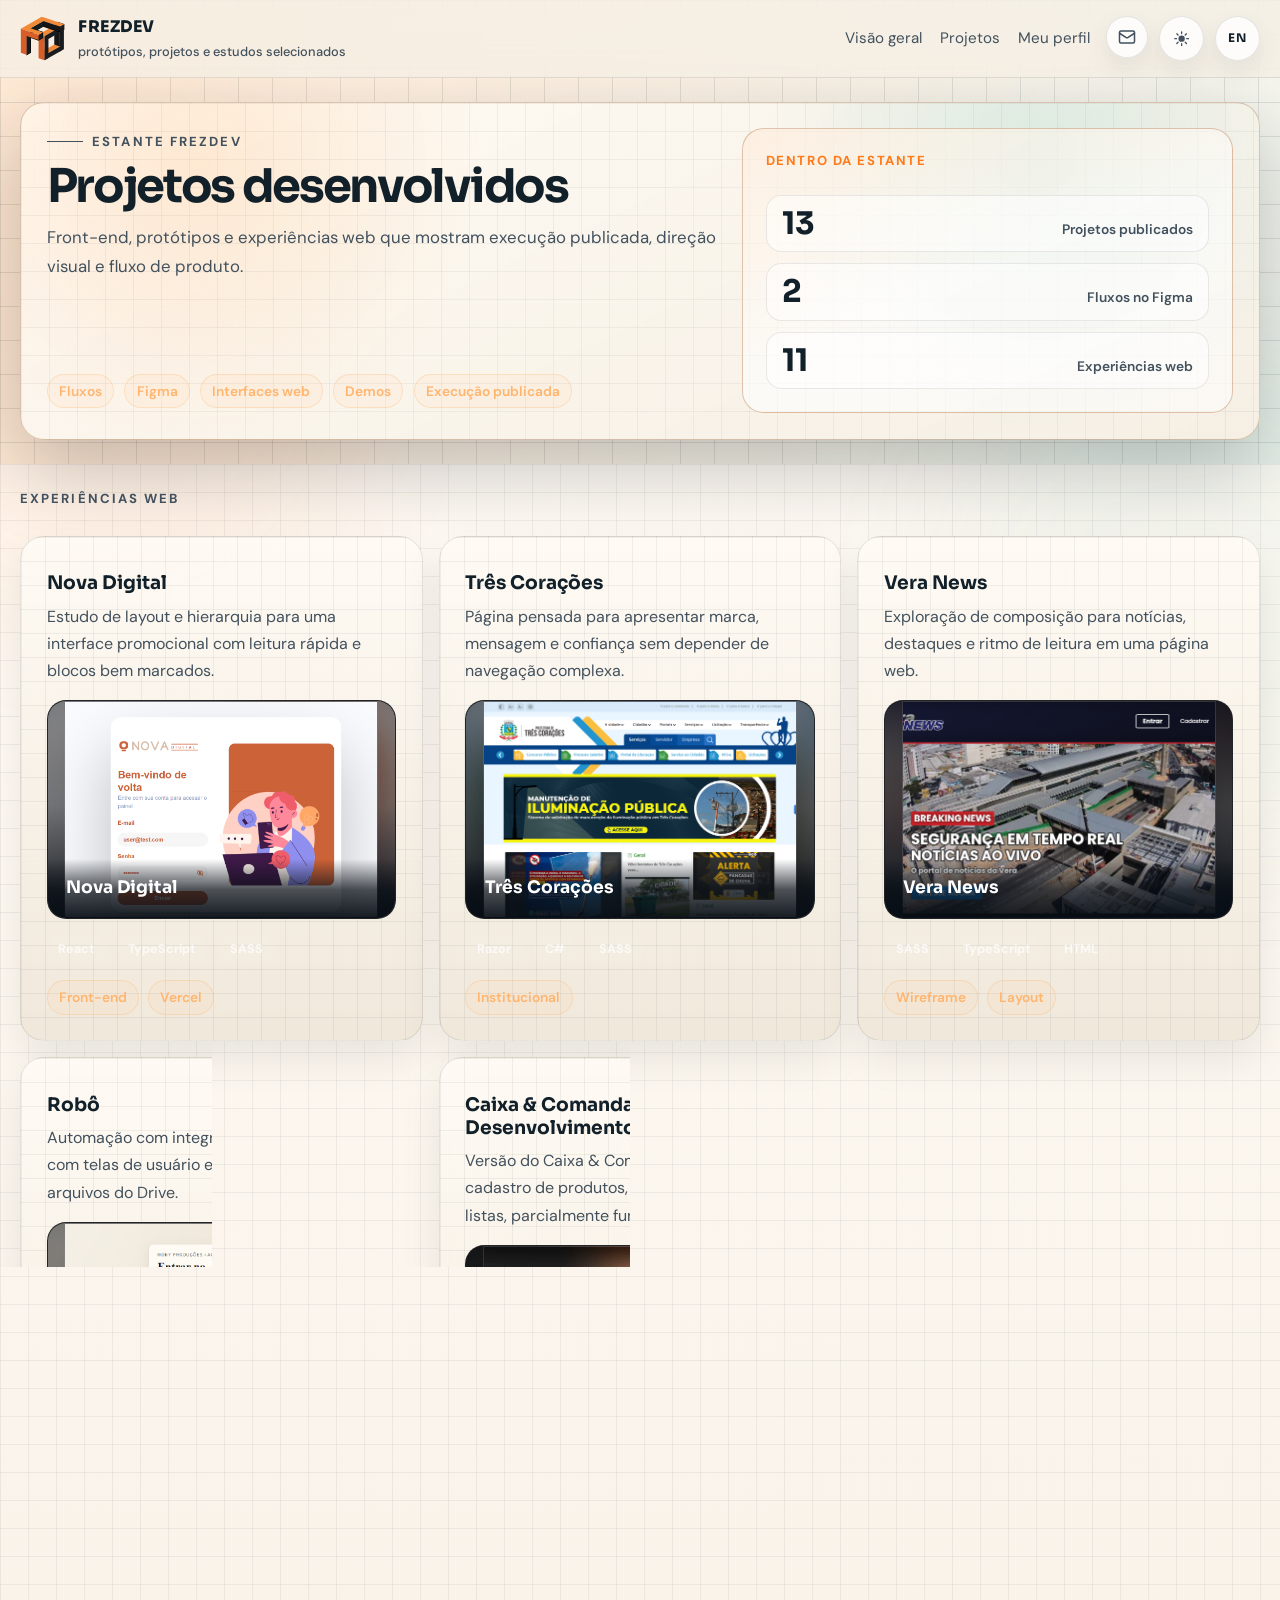
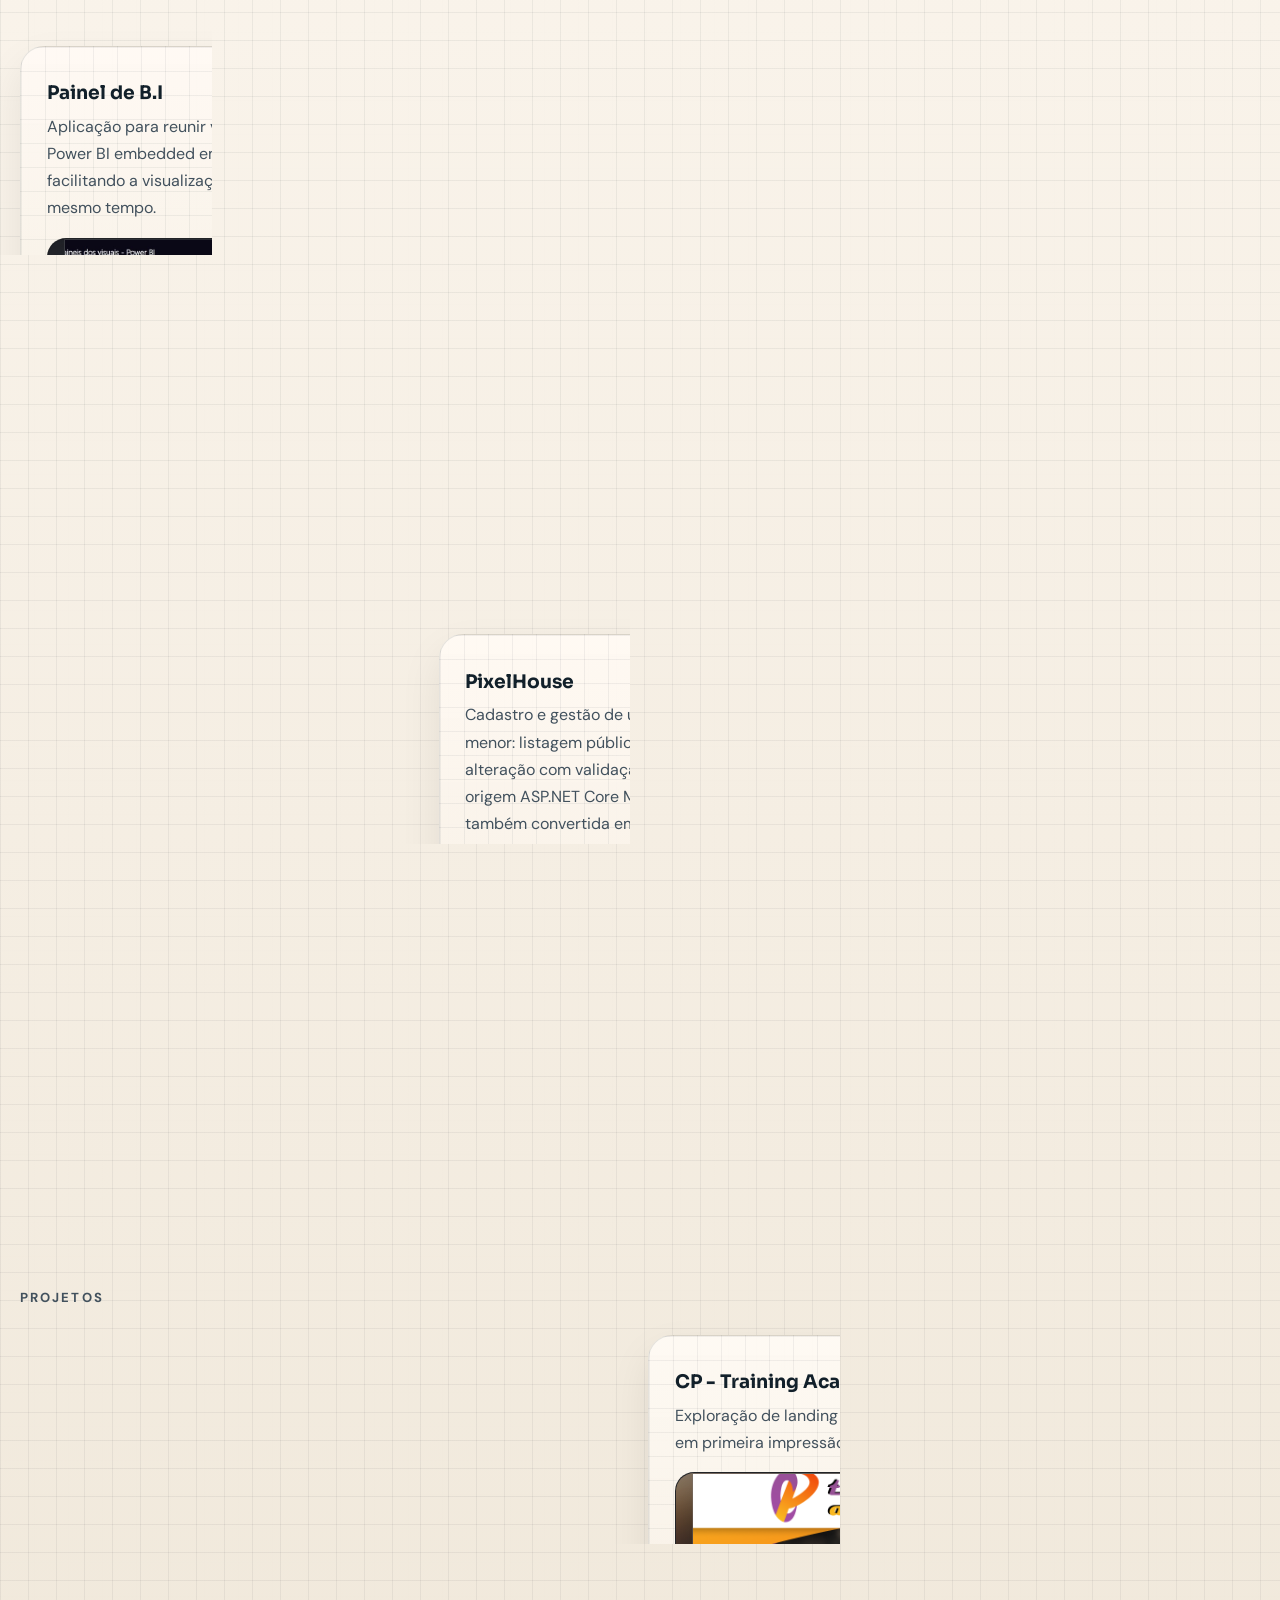
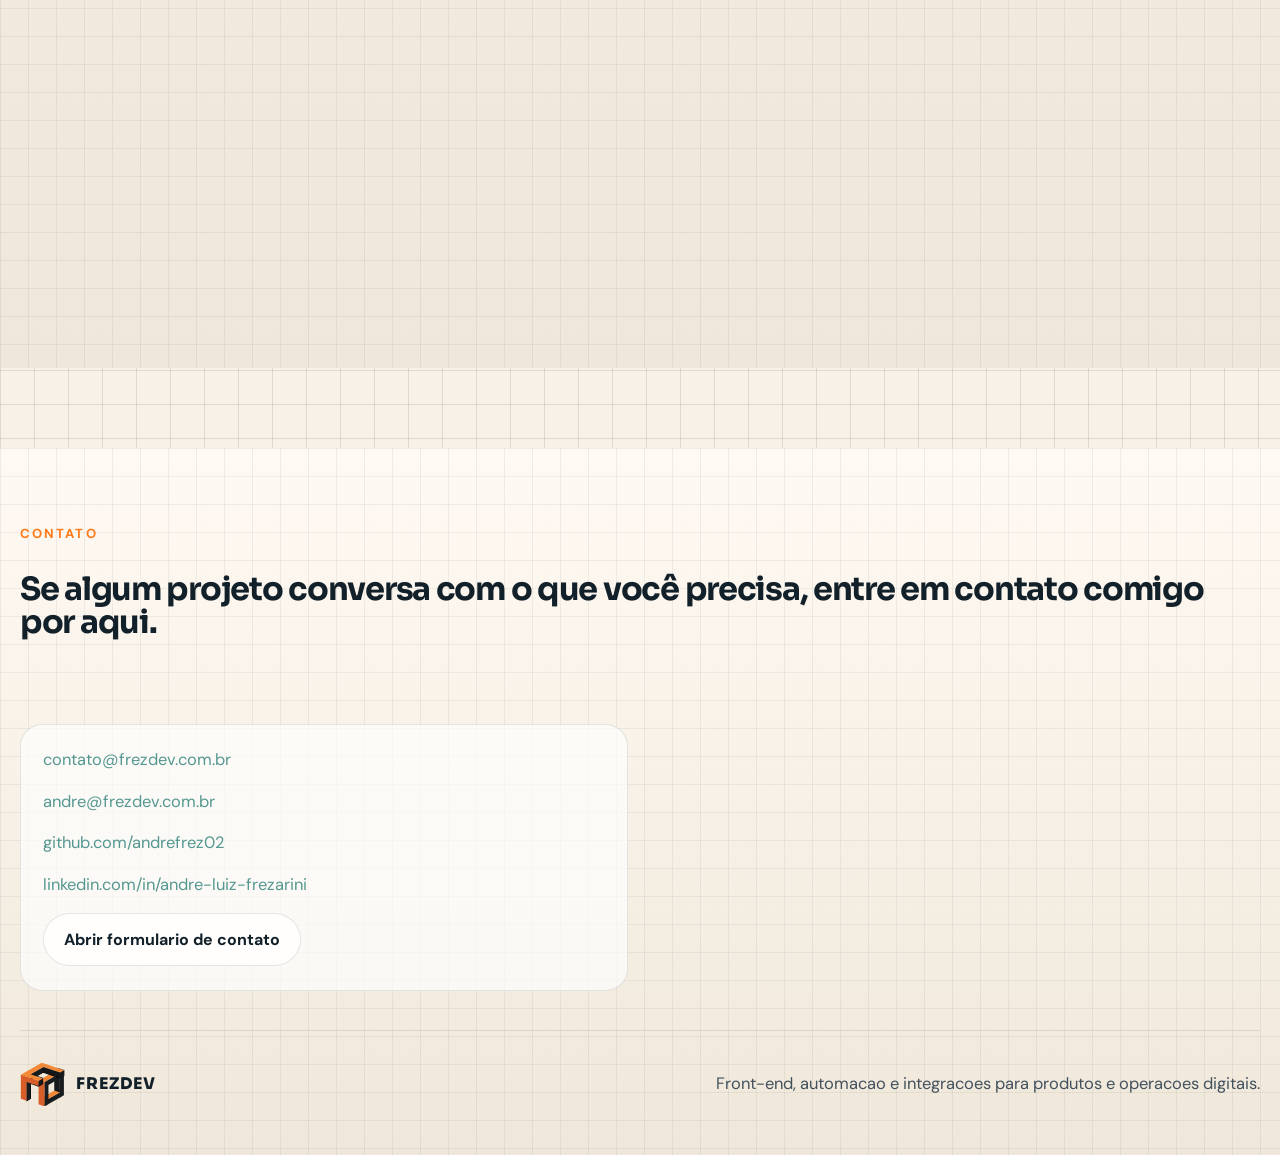
<file: estante/index.html>
<!DOCTYPE html><html lang="pt-BR" data-theme="light"><head>
  <meta charset="UTF-8">
  <meta name="viewport" content="width=device-width, initial-scale=1.0">
  <title>Estante de Ideias | FrezDev</title>
  <meta name="description" content="Estante da FrezDev para reunir designs, protótipos, embeds de código, joguinhos e experimentos em andamento dentro da mesma linguagem visual do site.">
  <meta name="robots" content="index,follow">
  <meta name="theme-color" content="#f7f1e8">
  <meta name="referrer" content="strict-origin-when-cross-origin">
  <link rel="canonical" href="https://frezdev.com.br/estante/">
  <link rel="alternate" hreflang="pt-BR" href="https://frezdev.com.br/estante/">
  <link rel="alternate" hreflang="en" href="https://frezdev.com.br/en/projects/">
  <link rel="alternate" hreflang="x-default" href="https://frezdev.com.br/estante/">
  <link rel="icon" href="/logo-principal.svg" type="image/svg+xml">
  <link rel="apple-touch-icon" href="/logo-principal-lg.svg">
  <link rel="manifest" href="/site.webmanifest">
  <link rel="preconnect" href="https://fonts.googleapis.com">
  <link rel="preconnect" href="https://fonts.gstatic.com" crossorigin="">
  <link href="https://fonts.googleapis.com/css2?family=DM+Sans:wght@400;500;700&amp;family=Sora:wght@500;600;700;800&amp;display=swap" rel="stylesheet">

  <meta property="og:locale" content="pt_BR">
  <meta property="og:type" content="website">
  <meta property="og:site_name" content="FrezDev">
  <meta property="og:title" content="Estante de Ideias | FrezDev">
  <meta property="og:description" content="Uma prateleira viva para guardar e publicar designs, protótipos, embeds de código e joguinhos com a identidade visual da FrezDev.">
  <meta property="og:url" content="https://frezdev.com.br/estante/">
  <meta property="og:image" content="https://frezdev.com.br/logo-principal-lg.svg">

  <meta name="twitter:card" content="summary">
  <meta name="twitter:title" content="Estante de Ideias | FrezDev">
  <meta name="twitter:description" content="Designs, embeds, joguinhos e ideias de código reunidos numa estante pronta para receber novos estudos e experimentos.">
  <meta name="twitter:image" content="https://frezdev.com.br/logo-principal-lg.svg">

  <script>
    (() => {
      try {
        const savedTheme = localStorage.getItem('theme');
        const systemPrefersDark = window.matchMedia('(prefers-color-scheme: dark)').matches;
        const theme = savedTheme || (systemPrefersDark ? 'dark' : 'light');
        document.documentElement.setAttribute('data-theme', theme);
      } catch {
        document.documentElement.setAttribute('data-theme', 'light');
      }
    })();
  </script>
  <script type="module" crossorigin="" src="/assets/estante-D9XnF2yN.js"></script>
  <link rel="modulepreload" crossorigin="" href="/assets/react-vendor-i_nGBwMY.js">
  <link rel="modulepreload" crossorigin="" href="/assets/vendor-ydrMnpYe.js">
  <link rel="modulepreload" crossorigin="" href="/assets/useSiteTheme-CYwBNQhQ.js">
  <link rel="modulepreload" crossorigin="" href="/assets/estante-BeeclbUS.js">
  <link rel="stylesheet" crossorigin="" href="/assets/estante-CIwgbtLl.css">
</head>

<body>
  <div id="root"><div class="page-shell shelf-shell"><div class="ambient ambient-left"></div><div class="ambient ambient-right"></div><header class="topbar"><div class="container topbar-inner"><div class="topbar-brand-wrap"><a class="brand" href="/" aria-label="FrezDev"><svg class="brand-mark" viewBox="0 0 80 80" fill="none" xmlns="http://www.w3.org/2000/svg" aria-hidden="true" focusable="false"><g clip-path="url(#brand-mark-clip)"><path class="logo-right-outside" d="M73.9814 52.7795L43.7889 69.7869L43.6699 79.1363L73.8669 62.129L73.9814 52.7795Z"></path><path class="logo-top" d="M78.1368 50.4911L68.3977 46.6815L33.7941 66.3198L43.8255 69.8372L78.1368 50.4911Z"></path><path class="logo-right-inside" d="M61.1811 26.8676L71.1931 29.1975V54.3048L61.1811 50.7789L61.1811 26.8676Z"></path><path class="logo-top" d="M78.4365 16.1721L43.6387 36.298L34.1074 32.7414L68.4912 12.7209L78.4365 16.1721Z"></path><path class="logo-right-outside" d="M78.3252 25.173L50.8076 40.9963L50.8115 75.0998L43.5801 79.1896V45.1525L43.3213 45.3019L43.5381 36.1398L78.4248 16.1711L78.3252 25.173Z"></path><path class="logo-right-outside" d="M78.4205 25.1216L71.1931 29.2145V63.5717L78.4265 59.4784L78.4205 25.1216Z"></path><path class="logo-left" d="M43.5801 36.1896V79.1896L33.1553 75.6008V32.6008L43.5801 36.1896Z"></path><path class="logo-shadow" d="M42.3316 10.1852L71.3043 19.8951V19.8902L72.1246 19.4156V19.3883L78.5387 15.6773V15.1002L66.5201 11.0318L66.8404 10.0846L78.6178 14.0719L79.0758 14.2213L79.359 14.3131V19.0279L79.3619 24.5543L78.5406 25.0279L78.5416 25.0562L71.3043 29.2398V29.2457L41.5045 19.2574L31.3268 25.1471L40.5377 28.2652L40.9967 28.4146L41.2799 28.5064V34.2594H41.2789L41.2809 39.3502L34.0494 43.5338V43.5279L33.2184 44.0094V44.0084L19.6275 39.4537L19.6314 65.7506L18.8111 66.2135L18.8121 66.2525L11.5797 70.3424V36.7555L3.40097 34.0152V24.6646L17.8834 29.5182V23.5768L18.7037 23.1012V23.0748L42.3316 9.39999V10.1852ZM21.6109 30.7682L33.2184 34.6588V34.6598L40.4459 30.4762V30.4801L40.4596 30.4713V29.2935L30.1754 25.8131L21.6109 30.7682Z"></path><path class="logo-right-outside" d="M41.5166 18.0998L18.8076 31.2394L18.8115 65.0998L11.5801 69.1896V35.1154L17.8838 31.466V22.424L41.5117 8.74921L41.5166 18.0998ZM40.4609 38.6457L33.2295 42.8303V33.4797L40.457 29.2961L40.4609 38.6457ZM78.542 23.9035L71.3047 28.0881V18.7375L78.5371 14.5539L78.542 23.9035Z"></path><path class="logo-top" d="M48.7314 4.54608H48.7295L78.542 14.5617L71.3008 18.7668L41.5039 8.75507L18.8037 21.9787L40.4609 29.2805L33.2197 33.4855L11.5762 26.1877L11.5752 26.1896L1.5 22.8L38.6562 1.15643L48.7314 4.54608Z"></path><path class="logo-left" d="M11.5801 26.1896V26.1848L33.2188 33.4797V42.8303L11.5801 35.5344V69.1896L1.5 65.8V22.8L11.5801 26.1896Z"></path><path class="logo-right-inside" d="M41.487 8.74921L71.3047 18.7428V28.093L41.487 18.0993V8.74921Z"></path></g><defs><clipPath id="brand-mark-clip"><rect width="80" height="80" fill="white"></rect></clipPath></defs></svg><span>FREZDEV<div class="brand-subtitle"><small class="brand-subtitle__desktop">protótipos, projetos e estudos selecionados</small><small class="brand-subtitle__tablet">protótipos, projetos e estudos</small><small class="brand-subtitle__mobile">protótipos e demos</small></div></span></a><div class="topnav-actions topnav-actions-mobile"><a href="#contato" class="nav-cta" aria-label="Ir para contato"><svg xmlns="http://www.w3.org/2000/svg" width="18" height="18" viewBox="0 0 24 24" fill="none" stroke="currentColor" stroke-width="2" stroke-linecap="round" stroke-linejoin="round" class="lucide lucide-mail" aria-hidden="true"><path d="m22 7-8.991 5.727a2 2 0 0 1-2.009 0L2 7"></path><rect x="2" y="4" width="20" height="16" rx="2"></rect></svg></a><button type="button" class="theme-toggle" aria-label="Ativar modo escuro"><svg class="theme-toggle-icon" viewBox="0 0 24 24" aria-hidden="true" focusable="false"><circle cx="12" cy="12" r="4.4" fill="currentColor"></circle><path d="M12 2.5v2.4M12 19.1v2.4M21.5 12h-2.4M4.9 12H2.5M18.7 5.3l-1.7 1.7M7 17l-1.7 1.7M18.7 18.7 17 17M7 7 5.3 5.3" stroke="currentColor" stroke-width="1.8" stroke-linecap="round"></path></svg></button><a class="lang-toggle" href="/en/projects/" hreflang="en" lang="en" aria-label="Read this page in English"><span aria-hidden="true">EN</span></a></div></div><nav class="topnav" aria-label="Navegação da estante"><div class="topnav-links"><a href="#visao-geral">Visão geral</a><a href="#embeds">Projetos</a><a href="/meu-perfil/">Meu perfil</a></div><div class="topnav-actions"><a href="#contato" class="nav-cta" aria-label="Ir para contato"><svg xmlns="http://www.w3.org/2000/svg" width="18" height="18" viewBox="0 0 24 24" fill="none" stroke="currentColor" stroke-width="2" stroke-linecap="round" stroke-linejoin="round" class="lucide lucide-mail" aria-hidden="true"><path d="m22 7-8.991 5.727a2 2 0 0 1-2.009 0L2 7"></path><rect x="2" y="4" width="20" height="16" rx="2"></rect></svg></a><button type="button" class="theme-toggle" aria-label="Ativar modo escuro"><svg class="theme-toggle-icon" viewBox="0 0 24 24" aria-hidden="true" focusable="false"><circle cx="12" cy="12" r="4.4" fill="currentColor"></circle><path d="M12 2.5v2.4M12 19.1v2.4M21.5 12h-2.4M4.9 12H2.5M18.7 5.3l-1.7 1.7M7 17l-1.7 1.7M18.7 18.7 17 17M7 7 5.3 5.3" stroke="currentColor" stroke-width="1.8" stroke-linecap="round"></path></svg></button><a class="lang-toggle" href="/en/projects/" hreflang="en" lang="en" aria-label="Read this page in English"><span aria-hidden="true">EN</span></a></div></nav></div></header><main class="shelf-page"><section class="section shelf-hero-section" id="visao-geral"><div class="container"><article class="shelf-hero-stage"><div class="shelf-hero-grid"><div class="shelf-copy"><p class="eyebrow">Estante FrezDev</p><h1>Projetos desenvolvidos</h1><p class="shelf-lead">Front-end, protótipos e experiências web que mostram execução publicada, direção visual e fluxo de produto.</p><div class="shelf-chip-row" aria-label="Categorias previstas"><span class="tag">Fluxos</span><span class="tag">Figma</span><span class="tag">Interfaces web</span><span class="tag">Demos</span><span class="tag">Execução publicada</span></div></div><aside class="shelf-hero-panel" aria-label="Resumo da estante"><p class="profile-kicker">Dentro da estante</p><div class="shelf-hero-metrics"><div class="shelf-hero-metric"><strong>13</strong><span>Projetos publicados</span></div><div class="shelf-hero-metric"><strong>2</strong><span>Fluxos no Figma</span></div><div class="shelf-hero-metric"><strong>11</strong><span>Experiências web</span></div></div></aside></div></article></div></section><section class="section section-dark" id="embeds"><div class="container"><div class="shelf-section-stack"><div class="shelf-subsection-head on-dark"><p class="section-label">Experiências web</p></div><div class="shelf-embed-grid"><article class="shelf-embed-card is-clickable" role="button" tabindex="0" aria-label="Abrir Nova Digital"><div class="shelf-card-head"><p class="profile-kicker"></p><h3>Nova Digital</h3><p>Estudo de layout e hierarquia para uma interface promocional com leitura rápida e blocos bem marcados.</p></div><div class="shelf-media-frame"><div class="shelf-preview-shell is-image" style="--preview-image: url(&quot;/previews/tropadigital.png&quot;);"><div class="shelf-preview-image-stage"><img class="shelf-preview-image" src="/previews/tropadigital.png" alt="Preview do projeto Nova Digital" loading="lazy"><video class="shelf-preview-video" src="/previews/videos/novadigital.mp4" loop="" playsinline="" preload="metadata" aria-hidden="true"></video></div><div class="shelf-preview-overlay"><strong>Nova Digital</strong></div></div><div class="shelf-card-affordance" aria-hidden="true"><svg xmlns="http://www.w3.org/2000/svg" width="16" height="16" viewBox="0 0 24 24" fill="none" stroke="currentColor" stroke-width="2.2" stroke-linecap="round" stroke-linejoin="round" class="lucide lucide-expand" aria-hidden="true"><path d="m15 15 6 6"></path><path d="m15 9 6-6"></path><path d="M21 16v5h-5"></path><path d="M21 8V3h-5"></path><path d="M3 16v5h5"></path><path d="m3 21 6-6"></path><path d="M3 8V3h5"></path><path d="M9 9 3 3"></path></svg></div></div><div class="shelf-preview-note-row"><span>React</span><span>TypeScript</span><span>SASS</span></div><div class="tag-row"><span class="tag">Front-end</span><span class="tag">Vercel</span></div></article><article class="shelf-embed-card is-clickable" role="button" tabindex="0" aria-label="Abrir Três Corações"><div class="shelf-card-head"><p class="profile-kicker"></p><h3>Três Corações</h3><p>Página pensada para apresentar marca, mensagem e confiança sem depender de navegação complexa.</p></div><div class="shelf-media-frame"><div class="shelf-preview-shell is-image" style="--preview-image: url(&quot;/previews/trescoracoes.png&quot;);"><div class="shelf-preview-image-stage"><img class="shelf-preview-image" src="/previews/trescoracoes.png" alt="Preview do site Três Corações" loading="lazy"><video class="shelf-preview-video" src="/previews/videos/trescoracoes.mp4" loop="" playsinline="" preload="metadata" aria-hidden="true"></video></div><div class="shelf-preview-overlay"><strong>Três Corações</strong></div></div><div class="shelf-card-affordance" aria-hidden="true"><svg xmlns="http://www.w3.org/2000/svg" width="16" height="16" viewBox="0 0 24 24" fill="none" stroke="currentColor" stroke-width="2.2" stroke-linecap="round" stroke-linejoin="round" class="lucide lucide-expand" aria-hidden="true"><path d="m15 15 6 6"></path><path d="m15 9 6-6"></path><path d="M21 16v5h-5"></path><path d="M21 8V3h-5"></path><path d="M3 16v5h5"></path><path d="m3 21 6-6"></path><path d="M3 8V3h5"></path><path d="M9 9 3 3"></path></svg></div></div><div class="shelf-preview-note-row"><span>Razor</span><span>C#</span><span>SASS</span></div><div class="tag-row"><span class="tag">Institucional</span></div></article><article class="shelf-embed-card is-clickable" role="button" tabindex="0" aria-label="Abrir Vera News"><div class="shelf-card-head"><p class="profile-kicker"></p><h3>Vera News</h3><p>Exploração de composição para notícias, destaques e ritmo de leitura em uma página web.</p></div><div class="shelf-media-frame"><div class="shelf-preview-shell is-image" style="--preview-image: url(&quot;/previews/tevelnews.png&quot;);"><div class="shelf-preview-image-stage"><img class="shelf-preview-image" src="/previews/tevelnews.png" alt="Preview do projeto Vera News" loading="lazy"><video class="shelf-preview-video" src="/previews/videos/veranews.mp4" loop="" playsinline="" preload="metadata" aria-hidden="true"></video></div><div class="shelf-preview-overlay"><strong>Vera News</strong></div></div><div class="shelf-card-affordance" aria-hidden="true"><svg xmlns="http://www.w3.org/2000/svg" width="16" height="16" viewBox="0 0 24 24" fill="none" stroke="currentColor" stroke-width="2.2" stroke-linecap="round" stroke-linejoin="round" class="lucide lucide-expand" aria-hidden="true"><path d="m15 15 6 6"></path><path d="m15 9 6-6"></path><path d="M21 16v5h-5"></path><path d="M21 8V3h-5"></path><path d="M3 16v5h5"></path><path d="m3 21 6-6"></path><path d="M3 8V3h5"></path><path d="M9 9 3 3"></path></svg></div></div><div class="shelf-preview-note-row"><span>SASS</span><span>TypeScript</span><span>HTML</span></div><div class="tag-row"><span class="tag">Wireframe</span><span class="tag">Layout</span></div></article><article class="shelf-embed-card is-clickable" role="button" tabindex="0" aria-label="Abrir Robô"><div class="shelf-card-head"><p class="profile-kicker"></p><h3>Robô</h3><p>Automação com integração da API do Google com telas de usuário e renomeação de arquivos do Drive.</p></div><div class="shelf-media-frame"><div class="shelf-preview-shell is-image" style="--preview-image: url(&quot;/previews/robo.png&quot;);"><div class="shelf-preview-image-stage"><img class="shelf-preview-image" src="/previews/robo.png" alt="Preview do projeto Robô" loading="lazy"><video class="shelf-preview-video" src="/previews/videos/robo.mp4" loop="" playsinline="" preload="metadata" aria-hidden="true"></video></div><div class="shelf-preview-overlay"><strong>Robô</strong></div></div><div class="shelf-card-affordance" aria-hidden="true"><svg xmlns="http://www.w3.org/2000/svg" width="16" height="16" viewBox="0 0 24 24" fill="none" stroke="currentColor" stroke-width="2.2" stroke-linecap="round" stroke-linejoin="round" class="lucide lucide-play" aria-hidden="true"><path d="M5 5a2 2 0 0 1 3.008-1.728l11.997 6.998a2 2 0 0 1 .003 3.458l-12 7A2 2 0 0 1 5 19z"></path></svg></div></div><div class="shelf-preview-note-row"><span>TypeScript</span><span>Python</span><span>Serverless</span></div><div class="tag-row"><span class="tag">Google API</span><span class="tag">Automação</span><span class="tag">Render</span></div></article><article class="shelf-embed-card is-clickable" role="button" tabindex="0" aria-label="Abrir Caixa &amp; Comanda — Desenvolvimento"><div class="shelf-card-head"><p class="profile-kicker"></p><h3>Caixa &amp; Comanda — Desenvolvimento</h3><p>Versão do Caixa &amp; Comanda saindo do papel: cadastro de produtos, preços e vínculo com listas, parcialmente funcional.</p></div><div class="shelf-media-frame"><div class="shelf-preview-shell is-image" style="--preview-image: url(&quot;/previews/caixacomandadev.jpg&quot;);"><div class="shelf-preview-image-stage"><img class="shelf-preview-image" src="/previews/caixacomandadev.jpg" alt="Preview do protótipo em código do Caixa &amp; Comanda" loading="lazy"><video class="shelf-preview-video" src="/previews/videos/caixacomandadev.mp4" loop="" playsinline="" preload="metadata" aria-hidden="true"></video></div><div class="shelf-preview-overlay"><strong>Caixa &amp; Comanda — Desenvolvimento</strong></div></div><div class="shelf-card-affordance" aria-hidden="true"><svg xmlns="http://www.w3.org/2000/svg" width="16" height="16" viewBox="0 0 24 24" fill="none" stroke="currentColor" stroke-width="2.2" stroke-linecap="round" stroke-linejoin="round" class="lucide lucide-play" aria-hidden="true"><path d="M5 5a2 2 0 0 1 3.008-1.728l11.997 6.998a2 2 0 0 1 .003 3.458l-12 7A2 2 0 0 1 5 19z"></path></svg></div></div><div class="shelf-preview-note-row"><span>Admin de produtos</span><span>CRUD funcional</span><span>Protótipo em código</span></div><div class="tag-row"><span class="tag">.NET</span><span class="tag">C#</span><span class="tag">Front-end</span></div></article><article class="shelf-embed-card is-clickable" role="button" tabindex="0" aria-label="Abrir Sistema RH"><div class="shelf-card-head"><p class="profile-kicker"></p><h3>Sistema RH</h3><p>Sistema de RH, DP e recrutamento em homologação: fluxo completo de onboarding de médicos e colaboradores, com assinatura de documentos via ClickSign.</p></div><div class="shelf-media-frame"><div class="shelf-preview-shell is-image" style="--preview-image: url(&quot;/previews/sistemarh.jpg&quot;);"><div class="shelf-preview-image-stage"><img class="shelf-preview-image" src="/previews/sistemarh.jpg" alt="Preview do Sistema RH" loading="lazy"><video class="shelf-preview-video" src="/previews/videos/sistemarh.mp4" loop="" playsinline="" preload="metadata" aria-hidden="true"></video></div><div class="shelf-preview-overlay"><strong>Sistema RH</strong></div></div><div class="shelf-card-affordance" aria-hidden="true"><svg xmlns="http://www.w3.org/2000/svg" width="16" height="16" viewBox="0 0 24 24" fill="none" stroke="currentColor" stroke-width="2.2" stroke-linecap="round" stroke-linejoin="round" class="lucide lucide-play" aria-hidden="true"><path d="M5 5a2 2 0 0 1 3.008-1.728l11.997 6.998a2 2 0 0 1 .003 3.458l-12 7A2 2 0 0 1 5 19z"></path></svg></div></div><div class="shelf-preview-note-row"><span>Onboarding completo</span><span>ClickSign</span><span>Múltiplos departamentos</span></div><div class="tag-row"><span class="tag">React</span><span class="tag">Flask</span><span class="tag">Integrações</span></div></article><article class="shelf-embed-card is-clickable" role="button" tabindex="0" aria-label="Abrir Painel de B.I"><div class="shelf-card-head"><p class="profile-kicker"></p><h3>Painel de B.I</h3><p>Aplicação para reunir vários dashboards do Power BI embedded em um só painel, facilitando a visualização de vários gráficos ao mesmo tempo.</p></div><div class="shelf-media-frame"><div class="shelf-preview-shell is-image" style="--preview-image: url(&quot;/previews/painelbi.jpg&quot;);"><div class="shelf-preview-image-stage"><img class="shelf-preview-image" src="/previews/painelbi.jpg" alt="Preview do Painel de B.I" loading="lazy"><video class="shelf-preview-video" src="/previews/videos/painelbi.mp4" loop="" playsinline="" preload="metadata" aria-hidden="true"></video></div><div class="shelf-preview-overlay"><strong>Painel de B.I</strong></div></div><div class="shelf-card-affordance" aria-hidden="true"><svg xmlns="http://www.w3.org/2000/svg" width="16" height="16" viewBox="0 0 24 24" fill="none" stroke="currentColor" stroke-width="2.2" stroke-linecap="round" stroke-linejoin="round" class="lucide lucide-play" aria-hidden="true"><path d="M5 5a2 2 0 0 1 3.008-1.728l11.997 6.998a2 2 0 0 1 .003 3.458l-12 7A2 2 0 0 1 5 19z"></path></svg></div></div><div class="shelf-preview-note-row"><span>Multi-dashboard</span><span>PBI Embedded</span><span>Microsoft/Azure APIs</span></div><div class="tag-row"><span class="tag">.NET</span><span class="tag">C#</span><span class="tag">Power BI Embedded</span></div></article><article class="shelf-embed-card is-clickable" role="button" tabindex="0" aria-label="Abrir Painel de B.I — Automação"><div class="shelf-card-head"><p class="profile-kicker"></p><h3>Painel de B.I — Automação</h3><p>RPA de apoio ao Painel de B.I: login automático e persistência de sessão nos painéis, com credenciais criptografadas em rede privada.</p></div><div class="shelf-media-frame"><div class="shelf-preview-shell is-image" style="--preview-image: url(&quot;/previews/painelbiautomacao.jpg&quot;);"><div class="shelf-preview-image-stage"><img class="shelf-preview-image" src="/previews/painelbiautomacao.jpg" alt="Preview da automação do Painel de B.I" loading="lazy"><video class="shelf-preview-video" src="/previews/videos/painelbiautomacao.mp4" loop="" playsinline="" preload="metadata" aria-hidden="true"></video></div><div class="shelf-preview-overlay"><strong>Painel de B.I — Automação</strong></div></div><div class="shelf-card-affordance" aria-hidden="true"><svg xmlns="http://www.w3.org/2000/svg" width="16" height="16" viewBox="0 0 24 24" fill="none" stroke="currentColor" stroke-width="2.2" stroke-linecap="round" stroke-linejoin="round" class="lucide lucide-play" aria-hidden="true"><path d="M5 5a2 2 0 0 1 3.008-1.728l11.997 6.998a2 2 0 0 1 .003 3.458l-12 7A2 2 0 0 1 5 19z"></path></svg></div></div><div class="shelf-preview-note-row"><span>Auto login</span><span>Persistência de sessão</span><span>Credenciais criptografadas</span></div><div class="tag-row"><span class="tag">Node.js</span><span class="tag">RPA</span><span class="tag">Automação</span></div></article><article class="shelf-embed-card is-clickable" role="button" tabindex="0" aria-label="Abrir Institucional — CONIAPE"><div class="shelf-card-head"><p class="profile-kicker"></p><h3>Institucional — CONIAPE</h3><p>Feature de mapa totalmente clicável em SVG para um consórcio de municípios, com integração de CMS na home e seção de prefeitos interativa.</p></div><div class="shelf-media-frame"><div class="shelf-preview-shell is-image" style="--preview-image: url(&quot;/previews/institucionalconiape.jpg&quot;);"><div class="shelf-preview-image-stage"><img class="shelf-preview-image" src="/previews/institucionalconiape.jpg" alt="Preview do site institucional do CONIAPE" loading="lazy"><video class="shelf-preview-video" src="/previews/videos/institucionalconiape.mp4" loop="" playsinline="" preload="metadata" aria-hidden="true"></video></div><div class="shelf-preview-overlay"><strong>Institucional — CONIAPE</strong></div></div><div class="shelf-card-affordance" aria-hidden="true"><svg xmlns="http://www.w3.org/2000/svg" width="16" height="16" viewBox="0 0 24 24" fill="none" stroke="currentColor" stroke-width="2.2" stroke-linecap="round" stroke-linejoin="round" class="lucide lucide-play" aria-hidden="true"><path d="M5 5a2 2 0 0 1 3.008-1.728l11.997 6.998a2 2 0 0 1 .003 3.458l-12 7A2 2 0 0 1 5 19z"></path></svg></div></div><div class="shelf-preview-note-row"><span>Mapa SVG interativo</span><span>CMS integrado</span><span>Multi-município</span></div><div class="tag-row"><span class="tag">Razor MVC</span><span class="tag">.NET</span><span class="tag">C#</span></div></article><article class="shelf-embed-card is-clickable" role="button" tabindex="0" aria-label="Abrir ArtCine"><div class="shelf-card-head"><p class="profile-kicker"></p><h3>ArtCine</h3><p>Vitrine de eventos culturais de cinema e teatro, com destaques na home, listagem, página de detalhe e cadastro de eventos restrito ao administrador. Projeto ASP.NET Core MVC com MySQL republicado como front estático, com o banco simulado no navegador.</p></div><div class="shelf-media-frame"><div class="shelf-preview-shell is-image" style="--preview-image: url(&quot;/previews/artcine.jpg&quot;);"><div class="shelf-preview-image-stage"><img class="shelf-preview-image" src="/previews/artcine.jpg" alt="Preview do site ArtCine" loading="lazy"><video class="shelf-preview-video" src="/previews/videos/artcine.mp4" loop="" playsinline="" preload="metadata" aria-hidden="true"></video></div><div class="shelf-preview-overlay"><strong>ArtCine</strong></div></div><div class="shelf-card-affordance" aria-hidden="true"><svg xmlns="http://www.w3.org/2000/svg" width="16" height="16" viewBox="0 0 24 24" fill="none" stroke="currentColor" stroke-width="2.2" stroke-linecap="round" stroke-linejoin="round" class="lucide lucide-expand" aria-hidden="true"><path d="m15 15 6 6"></path><path d="m15 9 6-6"></path><path d="M21 16v5h-5"></path><path d="M21 8V3h-5"></path><path d="M3 16v5h5"></path><path d="m3 21 6-6"></path><path d="M3 8V3h5"></path><path d="M9 9 3 3"></path></svg></div></div><div class="shelf-preview-note-row"><span>CRUD de eventos</span><span>Acesso por perfil</span><span>Dados em localStorage</span></div><div class="tag-row"><span class="tag">.NET</span><span class="tag">C#</span><span class="tag">Front-end</span><span class="tag">Vercel</span></div></article><article class="shelf-embed-card is-clickable" role="button" tabindex="0" aria-label="Abrir PixelHouse"><div class="shelf-card-head"><p class="profile-kicker"></p><h3>PixelHouse</h3><p>Cadastro e gestão de usuários em escala menor: listagem pública, login, cadastro e alteração com validação de senha. Mesma origem ASP.NET Core MVC com MySQL, também convertida em front estático com o banco simulado no navegador.</p></div><div class="shelf-media-frame"><div class="shelf-preview-shell is-image" style="--preview-image: url(&quot;/previews/pixelhouse.jpg&quot;);"><div class="shelf-preview-image-stage"><img class="shelf-preview-image" src="/previews/pixelhouse.jpg" alt="Preview do site PixelHouse" loading="lazy"><video class="shelf-preview-video" src="/previews/videos/pixelhouse.mp4" loop="" playsinline="" preload="metadata" aria-hidden="true"></video></div><div class="shelf-preview-overlay"><strong>PixelHouse</strong></div></div><div class="shelf-card-affordance" aria-hidden="true"><svg xmlns="http://www.w3.org/2000/svg" width="16" height="16" viewBox="0 0 24 24" fill="none" stroke="currentColor" stroke-width="2.2" stroke-linecap="round" stroke-linejoin="round" class="lucide lucide-expand" aria-hidden="true"><path d="m15 15 6 6"></path><path d="m15 9 6-6"></path><path d="M21 16v5h-5"></path><path d="M21 8V3h-5"></path><path d="M3 16v5h5"></path><path d="m3 21 6-6"></path><path d="M3 8V3h5"></path><path d="M9 9 3 3"></path></svg></div></div><div class="shelf-preview-note-row"><span>Login e cadastro</span><span>Validação de senha</span><span>Dados em localStorage</span></div><div class="tag-row"><span class="tag">.NET</span><span class="tag">C#</span><span class="tag">Front-end</span><span class="tag">Vercel</span></div></article></div><div class="shelf-subsection-head on-dark"><p class="section-label">Projetos</p></div><div class="shelf-embed-grid"><article class="shelf-embed-card is-clickable" role="button" tabindex="0" aria-label="Abrir Caixa &amp; Comanda"><div class="shelf-card-head"><p class="profile-kicker"></p><h3>Caixa &amp; Comanda</h3><p>Jornada pensada para operação, atendimento e decisão rápida entre balcão, salão e delivery.</p></div><div class="shelf-media-frame"><div class="shelf-preview-shell is-image" style="--preview-image: url(&quot;/previews/caixaecomanda.png&quot;);"><div class="shelf-preview-image-stage"><img class="shelf-preview-image" src="/previews/caixaecomanda.png" alt="Preview do protótipo Caixa &amp; Comanda" loading="lazy"><video class="shelf-preview-video" src="/previews/videos/caixacomanda.mp4" loop="" playsinline="" preload="metadata" aria-hidden="true"></video></div><div class="shelf-preview-overlay"><strong>Caixa &amp; Comanda</strong></div></div><div class="shelf-card-affordance" aria-hidden="true"><svg xmlns="http://www.w3.org/2000/svg" width="16" height="16" viewBox="0 0 24 24" fill="none" stroke="currentColor" stroke-width="2.2" stroke-linecap="round" stroke-linejoin="round" class="lucide lucide-expand" aria-hidden="true"><path d="m15 15 6 6"></path><path d="m15 9 6-6"></path><path d="M21 16v5h-5"></path><path d="M21 8V3h-5"></path><path d="M3 16v5h5"></path><path d="m3 21 6-6"></path><path d="M3 8V3h5"></path><path d="M9 9 3 3"></path></svg></div></div><div class="shelf-preview-note-row"><span>Operação assistida</span><span>Passagem rápida</span><span>Interface de serviço</span></div><div class="tag-row"><span class="tag">Figma</span><span class="tag">Produto</span><span class="tag">Restaurante</span></div></article><article class="shelf-embed-card is-clickable" role="button" tabindex="0" aria-label="Abrir CP - Training Academia"><div class="shelf-card-head"><p class="profile-kicker"></p><h3>CP - Training Academia</h3><p>Exploração de landing com energia mais esportiva, narrativa curta e foco em primeira impressão.</p></div><div class="shelf-media-frame"><div class="shelf-preview-shell is-image" style="--preview-image: url(&quot;/previews/cptrainingacademia.png&quot;);"><div class="shelf-preview-image-stage"><img class="shelf-preview-image" src="/previews/cptrainingacademia.png" alt="Preview do protótipo CP - Training Academia" loading="lazy"><video class="shelf-preview-video" src="/previews/videos/cptrainingacademia.mp4" loop="" playsinline="" preload="metadata" aria-hidden="true"></video></div><div class="shelf-preview-overlay"><strong>CP - Training Academia</strong></div></div><div class="shelf-card-affordance" aria-hidden="true"><svg xmlns="http://www.w3.org/2000/svg" width="16" height="16" viewBox="0 0 24 24" fill="none" stroke="currentColor" stroke-width="2.2" stroke-linecap="round" stroke-linejoin="round" class="lucide lucide-expand" aria-hidden="true"><path d="m15 15 6 6"></path><path d="m15 9 6-6"></path><path d="M21 16v5h-5"></path><path d="M21 8V3h-5"></path><path d="M3 16v5h5"></path><path d="m3 21 6-6"></path><path d="M3 8V3h5"></path><path d="M9 9 3 3"></path></svg></div></div><div class="shelf-preview-note-row"><span>Narrativa curta</span><span>Marca em destaque</span><span>Tom comercial</span></div><div class="tag-row"><span class="tag">Figma</span><span class="tag">Branding</span><span class="tag">Landing</span></div></article></div></div></div></section></main><footer class="footer section-dark" id="contato"><div class="container"><div class="footer-intro"><p class="section-label">Contato</p><h2>Se algum projeto conversa com o que você precisa, entre em contato comigo por aqui.</h2><p class="footer-copy"></p><div class="footer-grid is-contacts-only"><div class="contact-panel"><a href="mailto:contato@frezdev.com.br">contato@frezdev.com.br</a><a href="mailto:andre@frezdev.com.br">andre@frezdev.com.br</a><a href="https://github.com/andrefrez02" target="_blank" rel="noreferrer">github.com/andrefrez02</a><a href="https://www.linkedin.com/in/andre-luiz-frezarini/" target="_blank" rel="noreferrer">linkedin.com/in/andre-luiz-frezarini</a><button type="button" class="button button-secondary footer-contact-trigger">Abrir formulario de contato</button></div></div></div></div><div class="container footer-bottom"><div class="footer-brand-lockup"><svg class="brand-mark" viewBox="0 0 80 80" fill="none" xmlns="http://www.w3.org/2000/svg" aria-hidden="true" focusable="false"><g clip-path="url(#brand-mark-clip)"><path class="logo-right-outside" d="M73.9814 52.7795L43.7889 69.7869L43.6699 79.1363L73.8669 62.129L73.9814 52.7795Z"></path><path class="logo-top" d="M78.1368 50.4911L68.3977 46.6815L33.7941 66.3198L43.8255 69.8372L78.1368 50.4911Z"></path><path class="logo-right-inside" d="M61.1811 26.8676L71.1931 29.1975V54.3048L61.1811 50.7789L61.1811 26.8676Z"></path><path class="logo-top" d="M78.4365 16.1721L43.6387 36.298L34.1074 32.7414L68.4912 12.7209L78.4365 16.1721Z"></path><path class="logo-right-outside" d="M78.3252 25.173L50.8076 40.9963L50.8115 75.0998L43.5801 79.1896V45.1525L43.3213 45.3019L43.5381 36.1398L78.4248 16.1711L78.3252 25.173Z"></path><path class="logo-right-outside" d="M78.4205 25.1216L71.1931 29.2145V63.5717L78.4265 59.4784L78.4205 25.1216Z"></path><path class="logo-left" d="M43.5801 36.1896V79.1896L33.1553 75.6008V32.6008L43.5801 36.1896Z"></path><path class="logo-shadow" d="M42.3316 10.1852L71.3043 19.8951V19.8902L72.1246 19.4156V19.3883L78.5387 15.6773V15.1002L66.5201 11.0318L66.8404 10.0846L78.6178 14.0719L79.0758 14.2213L79.359 14.3131V19.0279L79.3619 24.5543L78.5406 25.0279L78.5416 25.0562L71.3043 29.2398V29.2457L41.5045 19.2574L31.3268 25.1471L40.5377 28.2652L40.9967 28.4146L41.2799 28.5064V34.2594H41.2789L41.2809 39.3502L34.0494 43.5338V43.5279L33.2184 44.0094V44.0084L19.6275 39.4537L19.6314 65.7506L18.8111 66.2135L18.8121 66.2525L11.5797 70.3424V36.7555L3.40097 34.0152V24.6646L17.8834 29.5182V23.5768L18.7037 23.1012V23.0748L42.3316 9.39999V10.1852ZM21.6109 30.7682L33.2184 34.6588V34.6598L40.4459 30.4762V30.4801L40.4596 30.4713V29.2935L30.1754 25.8131L21.6109 30.7682Z"></path><path class="logo-right-outside" d="M41.5166 18.0998L18.8076 31.2394L18.8115 65.0998L11.5801 69.1896V35.1154L17.8838 31.466V22.424L41.5117 8.74921L41.5166 18.0998ZM40.4609 38.6457L33.2295 42.8303V33.4797L40.457 29.2961L40.4609 38.6457ZM78.542 23.9035L71.3047 28.0881V18.7375L78.5371 14.5539L78.542 23.9035Z"></path><path class="logo-top" d="M48.7314 4.54608H48.7295L78.542 14.5617L71.3008 18.7668L41.5039 8.75507L18.8037 21.9787L40.4609 29.2805L33.2197 33.4855L11.5762 26.1877L11.5752 26.1896L1.5 22.8L38.6562 1.15643L48.7314 4.54608Z"></path><path class="logo-left" d="M11.5801 26.1896V26.1848L33.2188 33.4797V42.8303L11.5801 35.5344V69.1896L1.5 65.8V22.8L11.5801 26.1896Z"></path><path class="logo-right-inside" d="M41.487 8.74921L71.3047 18.7428V28.093L41.487 18.0993V8.74921Z"></path></g><defs><clipPath id="brand-mark-clip"><rect width="80" height="80" fill="white"></rect></clipPath></defs></svg><span>FREZDEV</span></div><p>Front-end, automacao e integracoes para produtos e operacoes digitais.</p></div></footer><button type="button" class="back-to-top" aria-label="Voltar ao topo da página"><svg xmlns="http://www.w3.org/2000/svg" width="18" height="18" viewBox="0 0 24 24" fill="none" stroke="currentColor" stroke-width="2.3" stroke-linecap="round" stroke-linejoin="round" class="lucide lucide-arrow-up" aria-hidden="true"><path d="m5 12 7-7 7 7"></path><path d="M12 19V5"></path></svg></button></div></div>


</body></html>
</file>
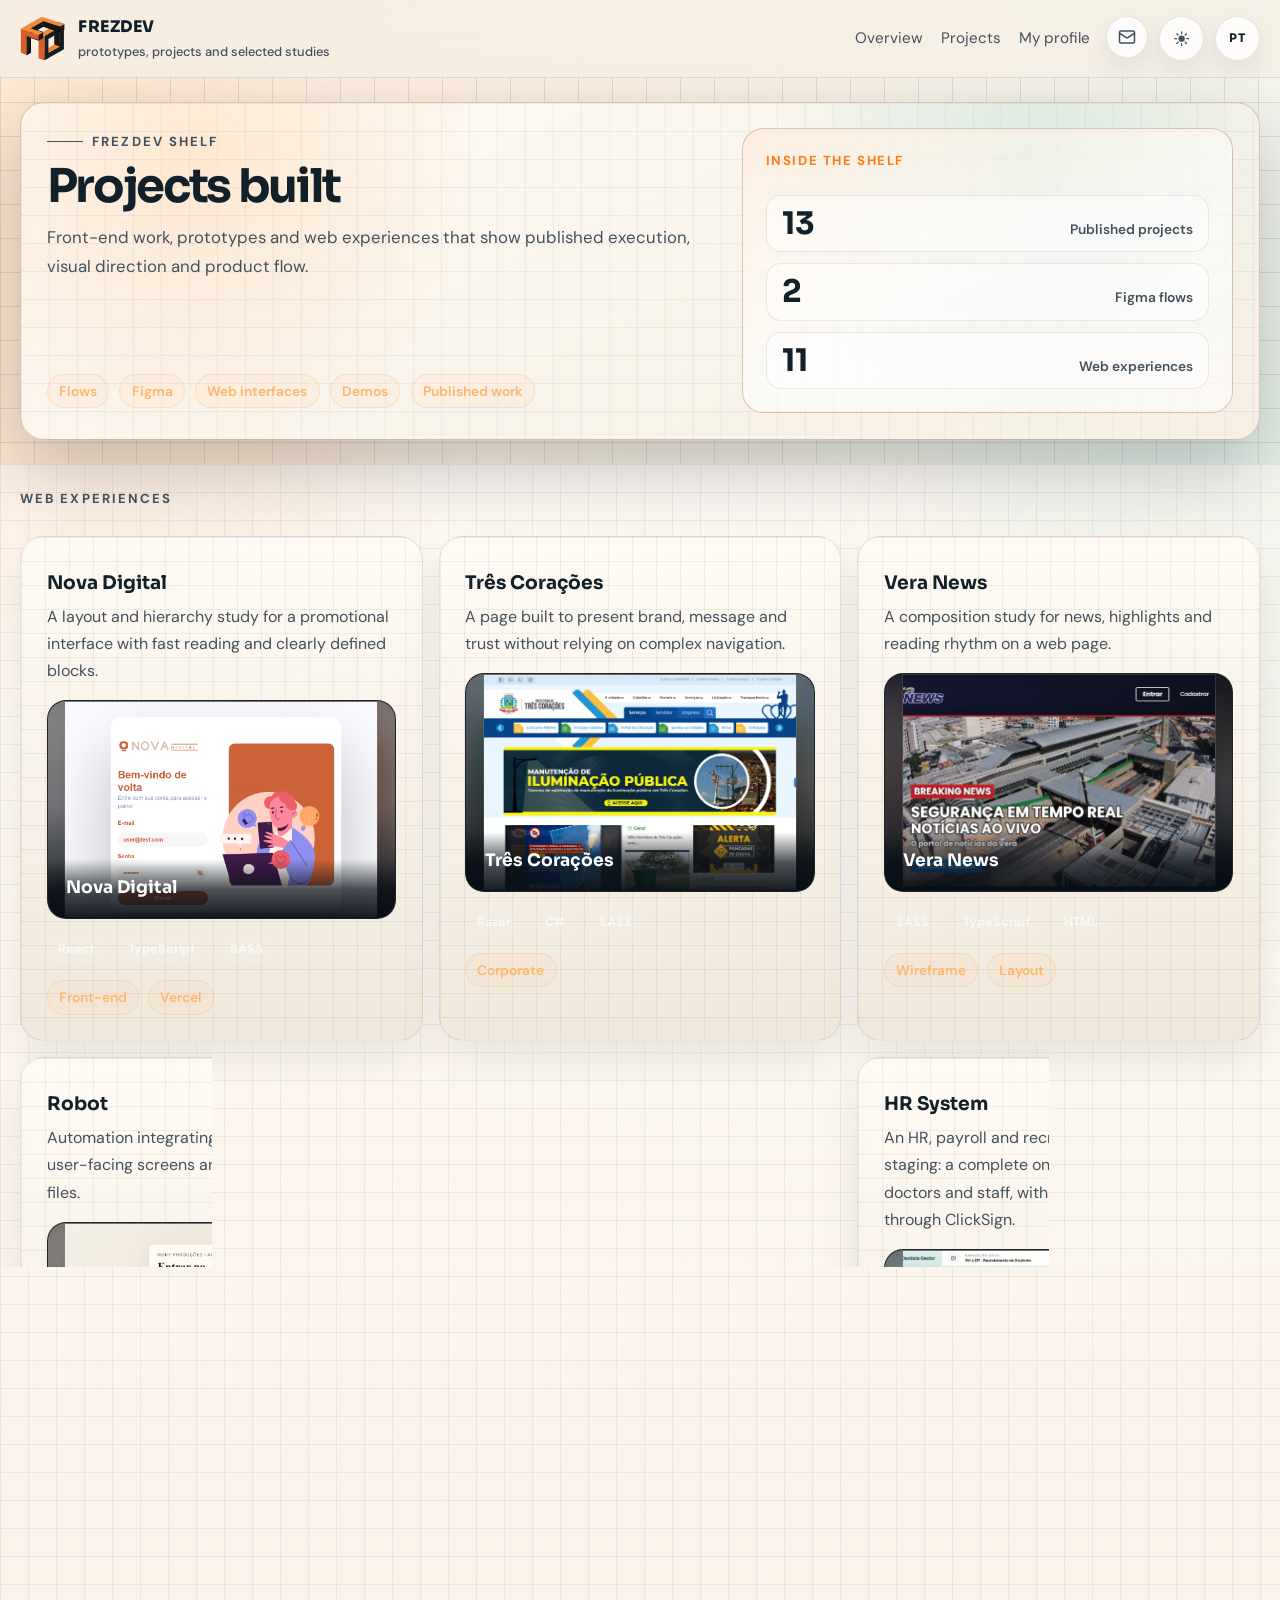
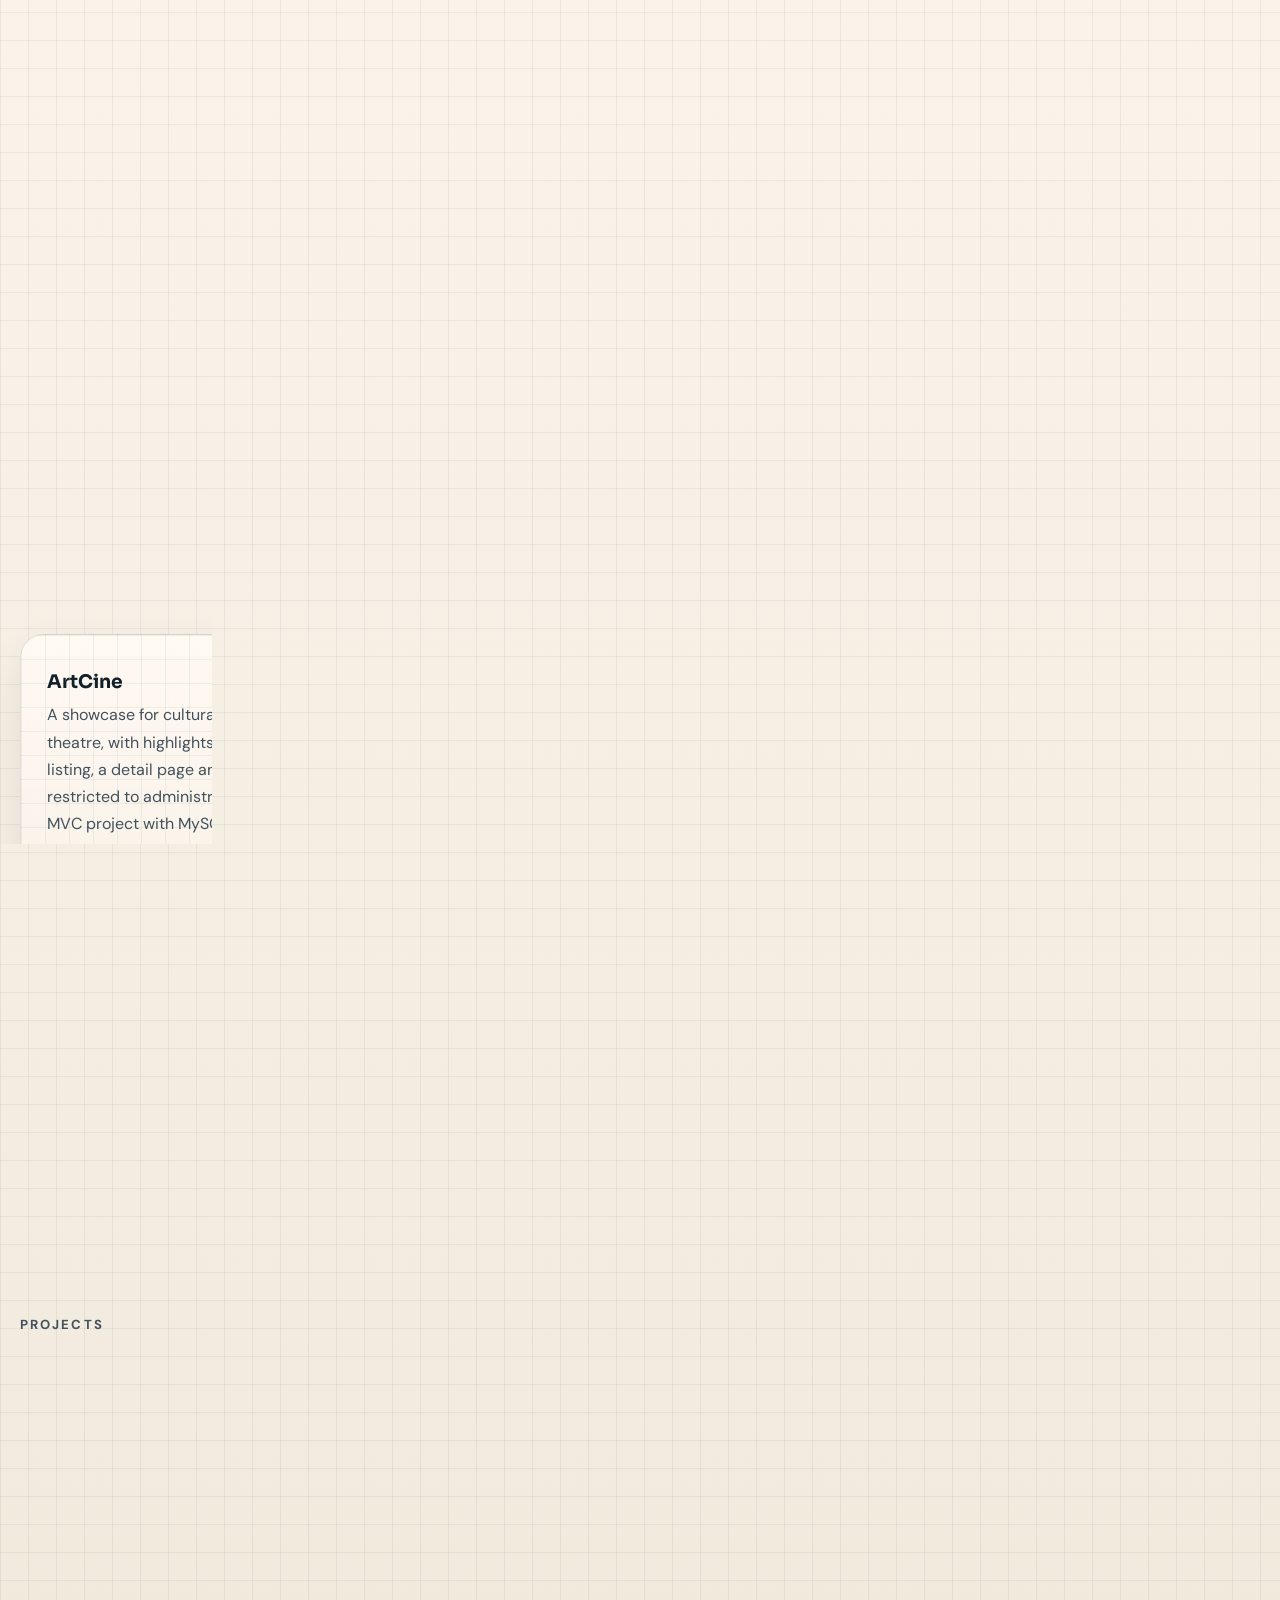
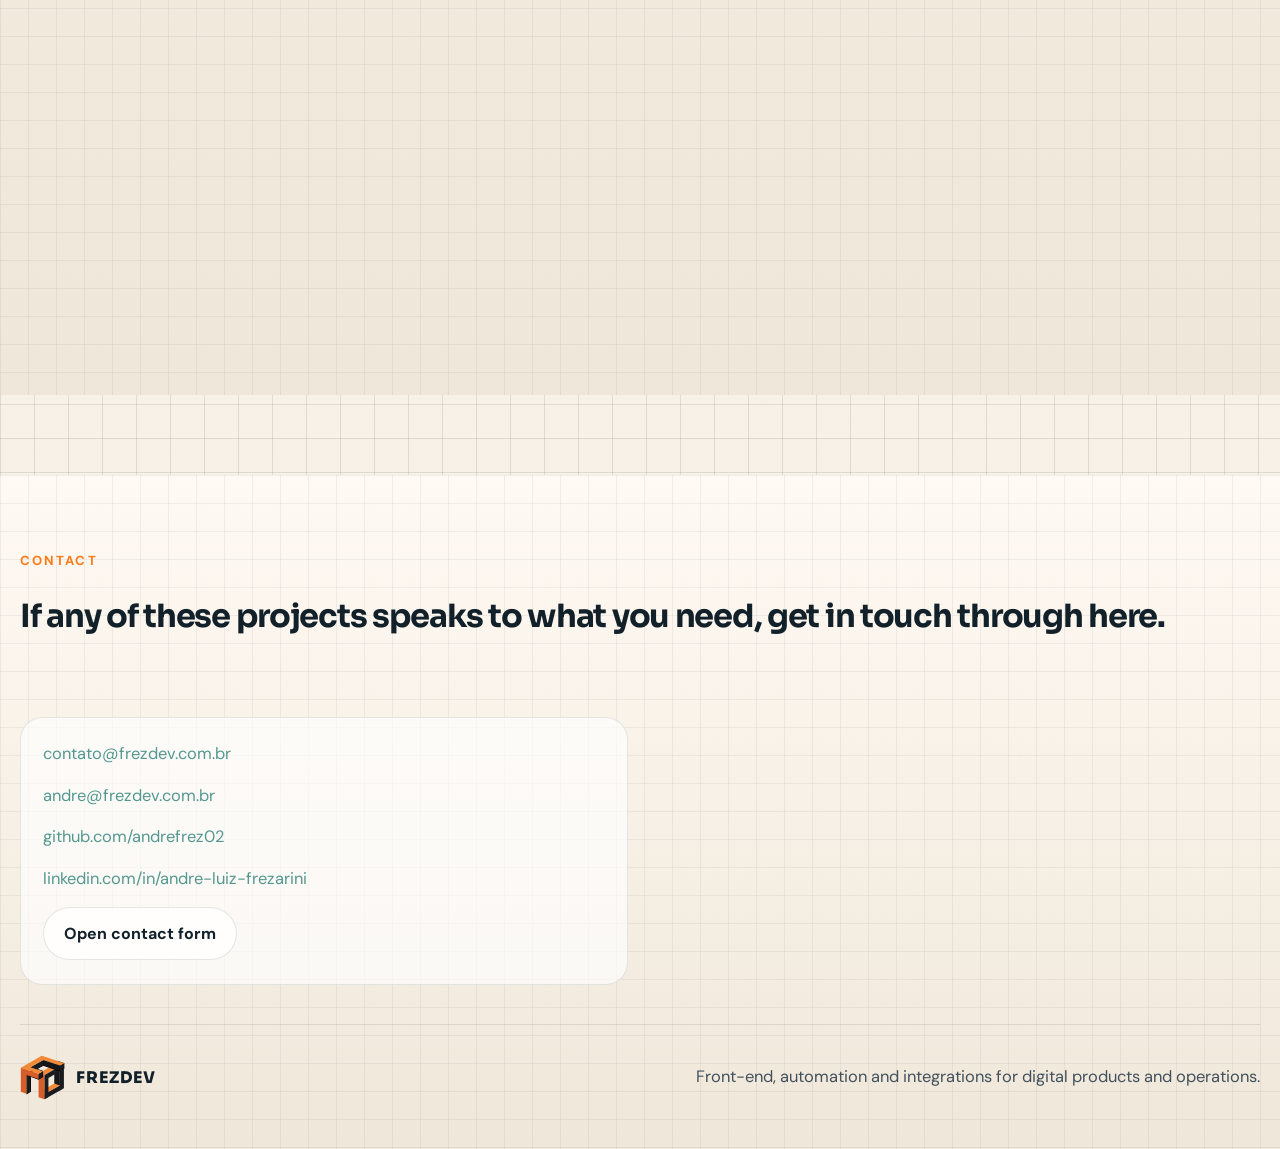
<file: en/projects/index.html>
<!DOCTYPE html><html lang="en" data-theme="light"><head>
  <meta charset="UTF-8">
  <meta name="viewport" content="width=device-width, initial-scale=1.0">
  <title>Projects | FrezDev</title>
  <meta name="description" content="The FrezDev shelf: designs, prototypes, code embeds and published web experiences gathered in one place, in the same visual language as the site.">
  <meta name="robots" content="index,follow">
  <meta name="theme-color" content="#f7f1e8">
  <meta name="referrer" content="strict-origin-when-cross-origin">
  <link rel="canonical" href="https://frezdev.com.br/en/projects/">
  <link rel="alternate" hreflang="pt-BR" href="https://frezdev.com.br/estante/">
  <link rel="alternate" hreflang="en" href="https://frezdev.com.br/en/projects/">
  <link rel="alternate" hreflang="x-default" href="https://frezdev.com.br/estante/">
  <link rel="icon" href="/logo-principal.svg" type="image/svg+xml">
  <link rel="apple-touch-icon" href="/logo-principal-lg.svg">
  <link rel="manifest" href="/site.webmanifest">
  <link rel="preconnect" href="https://fonts.googleapis.com">
  <link rel="preconnect" href="https://fonts.gstatic.com" crossorigin="">
  <link href="https://fonts.googleapis.com/css2?family=DM+Sans:wght@400;500;700&amp;family=Sora:wght@500;600;700;800&amp;display=swap" rel="stylesheet">

  <meta property="og:locale" content="en_US">
  <meta property="og:locale:alternate" content="pt_BR">
  <meta property="og:type" content="website">
  <meta property="og:site_name" content="FrezDev">
  <meta property="og:title" content="Projects | FrezDev">
  <meta property="og:description" content="A living shelf for designs, prototypes, code embeds and published web experiences carrying the FrezDev visual identity.">
  <meta property="og:url" content="https://frezdev.com.br/en/projects/">
  <meta property="og:image" content="https://frezdev.com.br/logo-principal-lg.svg">

  <meta name="twitter:card" content="summary">
  <meta name="twitter:title" content="Projects | FrezDev">
  <meta name="twitter:description" content="Designs, embeds, prototypes and code ideas gathered on a shelf that is ready for new studies and experiments.">
  <meta name="twitter:image" content="https://frezdev.com.br/logo-principal-lg.svg">

  <script>
    (() => {
      try {
        const savedTheme = localStorage.getItem('theme');
        const systemPrefersDark = window.matchMedia('(prefers-color-scheme: dark)').matches;
        const theme = savedTheme || (systemPrefersDark ? 'dark' : 'light');
        document.documentElement.setAttribute('data-theme', theme);
      } catch {
        document.documentElement.setAttribute('data-theme', 'light');
      }
    })();
  </script>
  <script type="module" crossorigin="" src="/assets/enProjects-EB0e9Ta-.js"></script>
  <link rel="modulepreload" crossorigin="" href="/assets/react-vendor-i_nGBwMY.js">
  <link rel="modulepreload" crossorigin="" href="/assets/vendor-ydrMnpYe.js">
  <link rel="modulepreload" crossorigin="" href="/assets/useSiteTheme-CYwBNQhQ.js">
  <link rel="modulepreload" crossorigin="" href="/assets/estante-BeeclbUS.js">
  <link rel="stylesheet" crossorigin="" href="/assets/estante-CIwgbtLl.css">
</head>

<body>
  <div id="root"><div class="page-shell shelf-shell"><div class="ambient ambient-left"></div><div class="ambient ambient-right"></div><header class="topbar"><div class="container topbar-inner"><div class="topbar-brand-wrap"><a class="brand" href="/en/" aria-label="FrezDev"><svg class="brand-mark" viewBox="0 0 80 80" fill="none" xmlns="http://www.w3.org/2000/svg" aria-hidden="true" focusable="false"><g clip-path="url(#brand-mark-clip)"><path class="logo-right-outside" d="M73.9814 52.7795L43.7889 69.7869L43.6699 79.1363L73.8669 62.129L73.9814 52.7795Z"></path><path class="logo-top" d="M78.1368 50.4911L68.3977 46.6815L33.7941 66.3198L43.8255 69.8372L78.1368 50.4911Z"></path><path class="logo-right-inside" d="M61.1811 26.8676L71.1931 29.1975V54.3048L61.1811 50.7789L61.1811 26.8676Z"></path><path class="logo-top" d="M78.4365 16.1721L43.6387 36.298L34.1074 32.7414L68.4912 12.7209L78.4365 16.1721Z"></path><path class="logo-right-outside" d="M78.3252 25.173L50.8076 40.9963L50.8115 75.0998L43.5801 79.1896V45.1525L43.3213 45.3019L43.5381 36.1398L78.4248 16.1711L78.3252 25.173Z"></path><path class="logo-right-outside" d="M78.4205 25.1216L71.1931 29.2145V63.5717L78.4265 59.4784L78.4205 25.1216Z"></path><path class="logo-left" d="M43.5801 36.1896V79.1896L33.1553 75.6008V32.6008L43.5801 36.1896Z"></path><path class="logo-shadow" d="M42.3316 10.1852L71.3043 19.8951V19.8902L72.1246 19.4156V19.3883L78.5387 15.6773V15.1002L66.5201 11.0318L66.8404 10.0846L78.6178 14.0719L79.0758 14.2213L79.359 14.3131V19.0279L79.3619 24.5543L78.5406 25.0279L78.5416 25.0562L71.3043 29.2398V29.2457L41.5045 19.2574L31.3268 25.1471L40.5377 28.2652L40.9967 28.4146L41.2799 28.5064V34.2594H41.2789L41.2809 39.3502L34.0494 43.5338V43.5279L33.2184 44.0094V44.0084L19.6275 39.4537L19.6314 65.7506L18.8111 66.2135L18.8121 66.2525L11.5797 70.3424V36.7555L3.40097 34.0152V24.6646L17.8834 29.5182V23.5768L18.7037 23.1012V23.0748L42.3316 9.39999V10.1852ZM21.6109 30.7682L33.2184 34.6588V34.6598L40.4459 30.4762V30.4801L40.4596 30.4713V29.2935L30.1754 25.8131L21.6109 30.7682Z"></path><path class="logo-right-outside" d="M41.5166 18.0998L18.8076 31.2394L18.8115 65.0998L11.5801 69.1896V35.1154L17.8838 31.466V22.424L41.5117 8.74921L41.5166 18.0998ZM40.4609 38.6457L33.2295 42.8303V33.4797L40.457 29.2961L40.4609 38.6457ZM78.542 23.9035L71.3047 28.0881V18.7375L78.5371 14.5539L78.542 23.9035Z"></path><path class="logo-top" d="M48.7314 4.54608H48.7295L78.542 14.5617L71.3008 18.7668L41.5039 8.75507L18.8037 21.9787L40.4609 29.2805L33.2197 33.4855L11.5762 26.1877L11.5752 26.1896L1.5 22.8L38.6562 1.15643L48.7314 4.54608Z"></path><path class="logo-left" d="M11.5801 26.1896V26.1848L33.2188 33.4797V42.8303L11.5801 35.5344V69.1896L1.5 65.8V22.8L11.5801 26.1896Z"></path><path class="logo-right-inside" d="M41.487 8.74921L71.3047 18.7428V28.093L41.487 18.0993V8.74921Z"></path></g><defs><clipPath id="brand-mark-clip"><rect width="80" height="80" fill="white"></rect></clipPath></defs></svg><span>FREZDEV<div class="brand-subtitle"><small class="brand-subtitle__desktop">prototypes, projects and selected studies</small><small class="brand-subtitle__tablet">prototypes, projects and studies</small><small class="brand-subtitle__mobile">prototypes and demos</small></div></span></a><div class="topnav-actions topnav-actions-mobile"><a href="#contato" class="nav-cta" aria-label="Go to contact"><svg xmlns="http://www.w3.org/2000/svg" width="18" height="18" viewBox="0 0 24 24" fill="none" stroke="currentColor" stroke-width="2" stroke-linecap="round" stroke-linejoin="round" class="lucide lucide-mail" aria-hidden="true"><path d="m22 7-8.991 5.727a2 2 0 0 1-2.009 0L2 7"></path><rect x="2" y="4" width="20" height="16" rx="2"></rect></svg></a><button type="button" class="theme-toggle" aria-label="Switch to dark mode"><svg class="theme-toggle-icon" viewBox="0 0 24 24" aria-hidden="true" focusable="false"><circle cx="12" cy="12" r="4.4" fill="currentColor"></circle><path d="M12 2.5v2.4M12 19.1v2.4M21.5 12h-2.4M4.9 12H2.5M18.7 5.3l-1.7 1.7M7 17l-1.7 1.7M18.7 18.7 17 17M7 7 5.3 5.3" stroke="currentColor" stroke-width="1.8" stroke-linecap="round"></path></svg></button><a class="lang-toggle" href="/estante/" hreflang="pt-BR" lang="pt-BR" aria-label="Ler esta página em português"><span aria-hidden="true">PT</span></a></div></div><nav class="topnav" aria-label="Shelf navigation"><div class="topnav-links"><a href="#visao-geral">Overview</a><a href="#embeds">Projects</a><a href="/en/profile/">My profile</a></div><div class="topnav-actions"><a href="#contato" class="nav-cta" aria-label="Go to contact"><svg xmlns="http://www.w3.org/2000/svg" width="18" height="18" viewBox="0 0 24 24" fill="none" stroke="currentColor" stroke-width="2" stroke-linecap="round" stroke-linejoin="round" class="lucide lucide-mail" aria-hidden="true"><path d="m22 7-8.991 5.727a2 2 0 0 1-2.009 0L2 7"></path><rect x="2" y="4" width="20" height="16" rx="2"></rect></svg></a><button type="button" class="theme-toggle" aria-label="Switch to dark mode"><svg class="theme-toggle-icon" viewBox="0 0 24 24" aria-hidden="true" focusable="false"><circle cx="12" cy="12" r="4.4" fill="currentColor"></circle><path d="M12 2.5v2.4M12 19.1v2.4M21.5 12h-2.4M4.9 12H2.5M18.7 5.3l-1.7 1.7M7 17l-1.7 1.7M18.7 18.7 17 17M7 7 5.3 5.3" stroke="currentColor" stroke-width="1.8" stroke-linecap="round"></path></svg></button><a class="lang-toggle" href="/estante/" hreflang="pt-BR" lang="pt-BR" aria-label="Ler esta página em português"><span aria-hidden="true">PT</span></a></div></nav></div></header><main class="shelf-page"><section class="section shelf-hero-section" id="visao-geral"><div class="container"><article class="shelf-hero-stage"><div class="shelf-hero-grid"><div class="shelf-copy"><p class="eyebrow">FrezDev shelf</p><h1>Projects built</h1><p class="shelf-lead">Front-end work, prototypes and web experiences that show published execution, visual direction and product flow.</p><div class="shelf-chip-row" aria-label="Categories"><span class="tag">Flows</span><span class="tag">Figma</span><span class="tag">Web interfaces</span><span class="tag">Demos</span><span class="tag">Published work</span></div></div><aside class="shelf-hero-panel" aria-label="Shelf summary"><p class="profile-kicker">Inside the shelf</p><div class="shelf-hero-metrics"><div class="shelf-hero-metric"><strong>13</strong><span>Published projects</span></div><div class="shelf-hero-metric"><strong>2</strong><span>Figma flows</span></div><div class="shelf-hero-metric"><strong>11</strong><span>Web experiences</span></div></div></aside></div></article></div></section><section class="section section-dark" id="embeds"><div class="container"><div class="shelf-section-stack"><div class="shelf-subsection-head on-dark"><p class="section-label">Web experiences</p></div><div class="shelf-embed-grid"><article class="shelf-embed-card is-clickable" role="button" tabindex="0" aria-label="Open Nova Digital"><div class="shelf-card-head"><p class="profile-kicker"></p><h3>Nova Digital</h3><p>A layout and hierarchy study for a promotional interface with fast reading and clearly defined blocks.</p></div><div class="shelf-media-frame"><div class="shelf-preview-shell is-image" style="--preview-image: url(&quot;/previews/tropadigital.png&quot;);"><div class="shelf-preview-image-stage"><img class="shelf-preview-image" src="/previews/tropadigital.png" alt="Preview of the Nova Digital project" loading="lazy"><video class="shelf-preview-video" src="/previews/videos/novadigital.mp4" loop="" playsinline="" preload="metadata" aria-hidden="true"></video></div><div class="shelf-preview-overlay"><strong>Nova Digital</strong></div></div><div class="shelf-card-affordance" aria-hidden="true"><svg xmlns="http://www.w3.org/2000/svg" width="16" height="16" viewBox="0 0 24 24" fill="none" stroke="currentColor" stroke-width="2.2" stroke-linecap="round" stroke-linejoin="round" class="lucide lucide-expand" aria-hidden="true"><path d="m15 15 6 6"></path><path d="m15 9 6-6"></path><path d="M21 16v5h-5"></path><path d="M21 8V3h-5"></path><path d="M3 16v5h5"></path><path d="m3 21 6-6"></path><path d="M3 8V3h5"></path><path d="M9 9 3 3"></path></svg></div></div><div class="shelf-preview-note-row"><span>React</span><span>TypeScript</span><span>SASS</span></div><div class="tag-row"><span class="tag">Front-end</span><span class="tag">Vercel</span></div></article><article class="shelf-embed-card is-clickable" role="button" tabindex="0" aria-label="Open Três Corações"><div class="shelf-card-head"><p class="profile-kicker"></p><h3>Três Corações</h3><p>A page built to present brand, message and trust without relying on complex navigation.</p></div><div class="shelf-media-frame"><div class="shelf-preview-shell is-image" style="--preview-image: url(&quot;/previews/trescoracoes.png&quot;);"><div class="shelf-preview-image-stage"><img class="shelf-preview-image" src="/previews/trescoracoes.png" alt="Preview of the Três Corações website" loading="lazy"><video class="shelf-preview-video" src="/previews/videos/trescoracoes.mp4" loop="" playsinline="" preload="metadata" aria-hidden="true"></video></div><div class="shelf-preview-overlay"><strong>Três Corações</strong></div></div><div class="shelf-card-affordance" aria-hidden="true"><svg xmlns="http://www.w3.org/2000/svg" width="16" height="16" viewBox="0 0 24 24" fill="none" stroke="currentColor" stroke-width="2.2" stroke-linecap="round" stroke-linejoin="round" class="lucide lucide-expand" aria-hidden="true"><path d="m15 15 6 6"></path><path d="m15 9 6-6"></path><path d="M21 16v5h-5"></path><path d="M21 8V3h-5"></path><path d="M3 16v5h5"></path><path d="m3 21 6-6"></path><path d="M3 8V3h5"></path><path d="M9 9 3 3"></path></svg></div></div><div class="shelf-preview-note-row"><span>Razor</span><span>C#</span><span>SASS</span></div><div class="tag-row"><span class="tag">Corporate</span></div></article><article class="shelf-embed-card is-clickable" role="button" tabindex="0" aria-label="Open Vera News"><div class="shelf-card-head"><p class="profile-kicker"></p><h3>Vera News</h3><p>A composition study for news, highlights and reading rhythm on a web page.</p></div><div class="shelf-media-frame"><div class="shelf-preview-shell is-image" style="--preview-image: url(&quot;/previews/tevelnews.png&quot;);"><div class="shelf-preview-image-stage"><img class="shelf-preview-image" src="/previews/tevelnews.png" alt="Preview of the Vera News project" loading="lazy"><video class="shelf-preview-video" src="/previews/videos/veranews.mp4" loop="" playsinline="" preload="metadata" aria-hidden="true"></video></div><div class="shelf-preview-overlay"><strong>Vera News</strong></div></div><div class="shelf-card-affordance" aria-hidden="true"><svg xmlns="http://www.w3.org/2000/svg" width="16" height="16" viewBox="0 0 24 24" fill="none" stroke="currentColor" stroke-width="2.2" stroke-linecap="round" stroke-linejoin="round" class="lucide lucide-expand" aria-hidden="true"><path d="m15 15 6 6"></path><path d="m15 9 6-6"></path><path d="M21 16v5h-5"></path><path d="M21 8V3h-5"></path><path d="M3 16v5h5"></path><path d="m3 21 6-6"></path><path d="M3 8V3h5"></path><path d="M9 9 3 3"></path></svg></div></div><div class="shelf-preview-note-row"><span>SASS</span><span>TypeScript</span><span>HTML</span></div><div class="tag-row"><span class="tag">Wireframe</span><span class="tag">Layout</span></div></article><article class="shelf-embed-card is-clickable" role="button" tabindex="0" aria-label="Open Robot"><div class="shelf-card-head"><p class="profile-kicker"></p><h3>Robot</h3><p>Automation integrating the Google API with user-facing screens and renaming of Drive files.</p></div><div class="shelf-media-frame"><div class="shelf-preview-shell is-image" style="--preview-image: url(&quot;/previews/robo.png&quot;);"><div class="shelf-preview-image-stage"><img class="shelf-preview-image" src="/previews/robo.png" alt="Preview of the Robot project" loading="lazy"><video class="shelf-preview-video" src="/previews/videos/robo.mp4" loop="" playsinline="" preload="metadata" aria-hidden="true"></video></div><div class="shelf-preview-overlay"><strong>Robot</strong></div></div><div class="shelf-card-affordance" aria-hidden="true"><svg xmlns="http://www.w3.org/2000/svg" width="16" height="16" viewBox="0 0 24 24" fill="none" stroke="currentColor" stroke-width="2.2" stroke-linecap="round" stroke-linejoin="round" class="lucide lucide-play" aria-hidden="true"><path d="M5 5a2 2 0 0 1 3.008-1.728l11.997 6.998a2 2 0 0 1 .003 3.458l-12 7A2 2 0 0 1 5 19z"></path></svg></div></div><div class="shelf-preview-note-row"><span>TypeScript</span><span>Python</span><span>Serverless</span></div><div class="tag-row"><span class="tag">Google API</span><span class="tag">Automation</span><span class="tag">Render</span></div></article><article class="shelf-embed-card is-clickable" role="button" tabindex="0" aria-label="Open Caixa &amp; Comanda — Development"><div class="shelf-card-head"><p class="profile-kicker"></p><h3>Caixa &amp; Comanda — Development</h3><p>The Caixa &amp; Comanda concept moving into code: product registration, pricing and list linking, partially functional.</p></div><div class="shelf-media-frame"><div class="shelf-preview-shell is-image" style="--preview-image: url(&quot;/previews/caixacomandadev.jpg&quot;);"><div class="shelf-preview-image-stage"><img class="shelf-preview-image" src="/previews/caixacomandadev.jpg" alt="Preview of the Caixa &amp; Comanda coded prototype" loading="lazy"><video class="shelf-preview-video" src="/previews/videos/caixacomandadev.mp4" loop="" playsinline="" preload="metadata" aria-hidden="true"></video></div><div class="shelf-preview-overlay"><strong>Caixa &amp; Comanda — Development</strong></div></div><div class="shelf-card-affordance" aria-hidden="true"><svg xmlns="http://www.w3.org/2000/svg" width="16" height="16" viewBox="0 0 24 24" fill="none" stroke="currentColor" stroke-width="2.2" stroke-linecap="round" stroke-linejoin="round" class="lucide lucide-play" aria-hidden="true"><path d="M5 5a2 2 0 0 1 3.008-1.728l11.997 6.998a2 2 0 0 1 .003 3.458l-12 7A2 2 0 0 1 5 19z"></path></svg></div></div><div class="shelf-preview-note-row"><span>Product admin</span><span>Working CRUD</span><span>Coded prototype</span></div><div class="tag-row"><span class="tag">.NET</span><span class="tag">C#</span><span class="tag">Front-end</span></div></article><article class="shelf-embed-card is-clickable" role="button" tabindex="0" aria-label="Open HR System"><div class="shelf-card-head"><p class="profile-kicker"></p><h3>HR System</h3><p>An HR, payroll and recruitment system in staging: a complete onboarding flow for doctors and staff, with document signing through ClickSign.</p></div><div class="shelf-media-frame"><div class="shelf-preview-shell is-image" style="--preview-image: url(&quot;/previews/sistemarh.jpg&quot;);"><div class="shelf-preview-image-stage"><img class="shelf-preview-image" src="/previews/sistemarh.jpg" alt="Preview of the HR System" loading="lazy"><video class="shelf-preview-video" src="/previews/videos/sistemarh.mp4" loop="" playsinline="" preload="metadata" aria-hidden="true"></video></div><div class="shelf-preview-overlay"><strong>HR System</strong></div></div><div class="shelf-card-affordance" aria-hidden="true"><svg xmlns="http://www.w3.org/2000/svg" width="16" height="16" viewBox="0 0 24 24" fill="none" stroke="currentColor" stroke-width="2.2" stroke-linecap="round" stroke-linejoin="round" class="lucide lucide-play" aria-hidden="true"><path d="M5 5a2 2 0 0 1 3.008-1.728l11.997 6.998a2 2 0 0 1 .003 3.458l-12 7A2 2 0 0 1 5 19z"></path></svg></div></div><div class="shelf-preview-note-row"><span>Full onboarding</span><span>ClickSign</span><span>Multiple departments</span></div><div class="tag-row"><span class="tag">React</span><span class="tag">Flask</span><span class="tag">Integrations</span></div></article><article class="shelf-embed-card is-clickable" role="button" tabindex="0" aria-label="Open B.I. Dashboard"><div class="shelf-card-head"><p class="profile-kicker"></p><h3>B.I. Dashboard</h3><p>An application that gathers several embedded Power BI dashboards into a single panel, making it easier to view many charts at once.</p></div><div class="shelf-media-frame"><div class="shelf-preview-shell is-image" style="--preview-image: url(&quot;/previews/painelbi.jpg&quot;);"><div class="shelf-preview-image-stage"><img class="shelf-preview-image" src="/previews/painelbi.jpg" alt="Preview of the B.I. Dashboard" loading="lazy"><video class="shelf-preview-video" src="/previews/videos/painelbi.mp4" loop="" playsinline="" preload="metadata" aria-hidden="true"></video></div><div class="shelf-preview-overlay"><strong>B.I. Dashboard</strong></div></div><div class="shelf-card-affordance" aria-hidden="true"><svg xmlns="http://www.w3.org/2000/svg" width="16" height="16" viewBox="0 0 24 24" fill="none" stroke="currentColor" stroke-width="2.2" stroke-linecap="round" stroke-linejoin="round" class="lucide lucide-play" aria-hidden="true"><path d="M5 5a2 2 0 0 1 3.008-1.728l11.997 6.998a2 2 0 0 1 .003 3.458l-12 7A2 2 0 0 1 5 19z"></path></svg></div></div><div class="shelf-preview-note-row"><span>Multi-dashboard</span><span>PBI Embedded</span><span>Microsoft/Azure APIs</span></div><div class="tag-row"><span class="tag">.NET</span><span class="tag">C#</span><span class="tag">Power BI Embedded</span></div></article><article class="shelf-embed-card is-clickable" role="button" tabindex="0" aria-label="Open B.I. Dashboard — Automation"><div class="shelf-card-head"><p class="profile-kicker"></p><h3>B.I. Dashboard — Automation</h3><p>An RPA supporting the B.I. Dashboard: automatic login and session persistence across the panels, with encrypted credentials on a private network.</p></div><div class="shelf-media-frame"><div class="shelf-preview-shell is-image" style="--preview-image: url(&quot;/previews/painelbiautomacao.jpg&quot;);"><div class="shelf-preview-image-stage"><img class="shelf-preview-image" src="/previews/painelbiautomacao.jpg" alt="Preview of the B.I. Dashboard automation" loading="lazy"><video class="shelf-preview-video" src="/previews/videos/painelbiautomacao.mp4" loop="" playsinline="" preload="metadata" aria-hidden="true"></video></div><div class="shelf-preview-overlay"><strong>B.I. Dashboard — Automation</strong></div></div><div class="shelf-card-affordance" aria-hidden="true"><svg xmlns="http://www.w3.org/2000/svg" width="16" height="16" viewBox="0 0 24 24" fill="none" stroke="currentColor" stroke-width="2.2" stroke-linecap="round" stroke-linejoin="round" class="lucide lucide-play" aria-hidden="true"><path d="M5 5a2 2 0 0 1 3.008-1.728l11.997 6.998a2 2 0 0 1 .003 3.458l-12 7A2 2 0 0 1 5 19z"></path></svg></div></div><div class="shelf-preview-note-row"><span>Auto login</span><span>Session persistence</span><span>Encrypted credentials</span></div><div class="tag-row"><span class="tag">Node.js</span><span class="tag">RPA</span><span class="tag">Automation</span></div></article><article class="shelf-embed-card is-clickable" role="button" tabindex="0" aria-label="Open Corporate site — CONIAPE"><div class="shelf-card-head"><p class="profile-kicker"></p><h3>Corporate site — CONIAPE</h3><p>A fully clickable SVG map feature for a consortium of municipalities, with CMS integration on the home page and an interactive mayors section.</p></div><div class="shelf-media-frame"><div class="shelf-preview-shell is-image" style="--preview-image: url(&quot;/previews/institucionalconiape.jpg&quot;);"><div class="shelf-preview-image-stage"><img class="shelf-preview-image" src="/previews/institucionalconiape.jpg" alt="Preview of the CONIAPE corporate website" loading="lazy"><video class="shelf-preview-video" src="/previews/videos/institucionalconiape.mp4" loop="" playsinline="" preload="metadata" aria-hidden="true"></video></div><div class="shelf-preview-overlay"><strong>Corporate site — CONIAPE</strong></div></div><div class="shelf-card-affordance" aria-hidden="true"><svg xmlns="http://www.w3.org/2000/svg" width="16" height="16" viewBox="0 0 24 24" fill="none" stroke="currentColor" stroke-width="2.2" stroke-linecap="round" stroke-linejoin="round" class="lucide lucide-play" aria-hidden="true"><path d="M5 5a2 2 0 0 1 3.008-1.728l11.997 6.998a2 2 0 0 1 .003 3.458l-12 7A2 2 0 0 1 5 19z"></path></svg></div></div><div class="shelf-preview-note-row"><span>Interactive SVG map</span><span>Integrated CMS</span><span>Multi-municipality</span></div><div class="tag-row"><span class="tag">Razor MVC</span><span class="tag">.NET</span><span class="tag">C#</span></div></article><article class="shelf-embed-card is-clickable" role="button" tabindex="0" aria-label="Open ArtCine"><div class="shelf-card-head"><p class="profile-kicker"></p><h3>ArtCine</h3><p>A showcase for cultural events in cinema and theatre, with highlights on the home page, a listing, a detail page and event registration restricted to administrators. An ASP.NET Core MVC project with MySQL republished as a static front-end, with the database simulated in the browser.</p></div><div class="shelf-media-frame"><div class="shelf-preview-shell is-image" style="--preview-image: url(&quot;/previews/artcine.jpg&quot;);"><div class="shelf-preview-image-stage"><img class="shelf-preview-image" src="/previews/artcine.jpg" alt="Preview of the ArtCine website" loading="lazy"><video class="shelf-preview-video" src="/previews/videos/artcine.mp4" loop="" playsinline="" preload="metadata" aria-hidden="true"></video></div><div class="shelf-preview-overlay"><strong>ArtCine</strong></div></div><div class="shelf-card-affordance" aria-hidden="true"><svg xmlns="http://www.w3.org/2000/svg" width="16" height="16" viewBox="0 0 24 24" fill="none" stroke="currentColor" stroke-width="2.2" stroke-linecap="round" stroke-linejoin="round" class="lucide lucide-expand" aria-hidden="true"><path d="m15 15 6 6"></path><path d="m15 9 6-6"></path><path d="M21 16v5h-5"></path><path d="M21 8V3h-5"></path><path d="M3 16v5h5"></path><path d="m3 21 6-6"></path><path d="M3 8V3h5"></path><path d="M9 9 3 3"></path></svg></div></div><div class="shelf-preview-note-row"><span>Event CRUD</span><span>Role-based access</span><span>localStorage data</span></div><div class="tag-row"><span class="tag">.NET</span><span class="tag">C#</span><span class="tag">Front-end</span><span class="tag">Vercel</span></div></article><article class="shelf-embed-card is-clickable" role="button" tabindex="0" aria-label="Open PixelHouse"><div class="shelf-card-head"><p class="profile-kicker"></p><h3>PixelHouse</h3><p>User registration and management on a smaller scale: public user listing, login, sign-up and profile changes with password validation. Same ASP.NET Core MVC and MySQL origin, also converted into a static front-end with the database simulated in the browser.</p></div><div class="shelf-media-frame"><div class="shelf-preview-shell is-image" style="--preview-image: url(&quot;/previews/pixelhouse.jpg&quot;);"><div class="shelf-preview-image-stage"><img class="shelf-preview-image" src="/previews/pixelhouse.jpg" alt="Preview of the PixelHouse website" loading="lazy"><video class="shelf-preview-video" src="/previews/videos/pixelhouse.mp4" loop="" playsinline="" preload="metadata" aria-hidden="true"></video></div><div class="shelf-preview-overlay"><strong>PixelHouse</strong></div></div><div class="shelf-card-affordance" aria-hidden="true"><svg xmlns="http://www.w3.org/2000/svg" width="16" height="16" viewBox="0 0 24 24" fill="none" stroke="currentColor" stroke-width="2.2" stroke-linecap="round" stroke-linejoin="round" class="lucide lucide-expand" aria-hidden="true"><path d="m15 15 6 6"></path><path d="m15 9 6-6"></path><path d="M21 16v5h-5"></path><path d="M21 8V3h-5"></path><path d="M3 16v5h5"></path><path d="m3 21 6-6"></path><path d="M3 8V3h5"></path><path d="M9 9 3 3"></path></svg></div></div><div class="shelf-preview-note-row"><span>Login and sign-up</span><span>Password validation</span><span>localStorage data</span></div><div class="tag-row"><span class="tag">.NET</span><span class="tag">C#</span><span class="tag">Front-end</span><span class="tag">Vercel</span></div></article></div><div class="shelf-subsection-head on-dark"><p class="section-label">Projects</p></div><div class="shelf-embed-grid"><article class="shelf-embed-card is-clickable" role="button" tabindex="0" aria-label="Open Caixa &amp; Comanda"><div class="shelf-card-head"><p class="profile-kicker"></p><h3>Caixa &amp; Comanda</h3><p>A journey designed for operations, service and quick decisions across counter, dining room and delivery.</p></div><div class="shelf-media-frame"><div class="shelf-preview-shell is-image" style="--preview-image: url(&quot;/previews/caixaecomanda.png&quot;);"><div class="shelf-preview-image-stage"><img class="shelf-preview-image" src="/previews/caixaecomanda.png" alt="Preview of the Caixa &amp; Comanda prototype" loading="lazy"><video class="shelf-preview-video" src="/previews/videos/caixacomanda.mp4" loop="" playsinline="" preload="metadata" aria-hidden="true"></video></div><div class="shelf-preview-overlay"><strong>Caixa &amp; Comanda</strong></div></div><div class="shelf-card-affordance" aria-hidden="true"><svg xmlns="http://www.w3.org/2000/svg" width="16" height="16" viewBox="0 0 24 24" fill="none" stroke="currentColor" stroke-width="2.2" stroke-linecap="round" stroke-linejoin="round" class="lucide lucide-expand" aria-hidden="true"><path d="m15 15 6 6"></path><path d="m15 9 6-6"></path><path d="M21 16v5h-5"></path><path d="M21 8V3h-5"></path><path d="M3 16v5h5"></path><path d="m3 21 6-6"></path><path d="M3 8V3h5"></path><path d="M9 9 3 3"></path></svg></div></div><div class="shelf-preview-note-row"><span>Assisted operation</span><span>Fast handoff</span><span>Service interface</span></div><div class="tag-row"><span class="tag">Figma</span><span class="tag">Product</span><span class="tag">Restaurant</span></div></article><article class="shelf-embed-card is-clickable" role="button" tabindex="0" aria-label="Open CP - Training Academia"><div class="shelf-card-head"><p class="profile-kicker"></p><h3>CP - Training Academia</h3><p>A landing page exploration with a more athletic energy, short narrative and focus on first impression.</p></div><div class="shelf-media-frame"><div class="shelf-preview-shell is-image" style="--preview-image: url(&quot;/previews/cptrainingacademia.png&quot;);"><div class="shelf-preview-image-stage"><img class="shelf-preview-image" src="/previews/cptrainingacademia.png" alt="Preview of the CP - Training Academia prototype" loading="lazy"><video class="shelf-preview-video" src="/previews/videos/cptrainingacademia.mp4" loop="" playsinline="" preload="metadata" aria-hidden="true"></video></div><div class="shelf-preview-overlay"><strong>CP - Training Academia</strong></div></div><div class="shelf-card-affordance" aria-hidden="true"><svg xmlns="http://www.w3.org/2000/svg" width="16" height="16" viewBox="0 0 24 24" fill="none" stroke="currentColor" stroke-width="2.2" stroke-linecap="round" stroke-linejoin="round" class="lucide lucide-expand" aria-hidden="true"><path d="m15 15 6 6"></path><path d="m15 9 6-6"></path><path d="M21 16v5h-5"></path><path d="M21 8V3h-5"></path><path d="M3 16v5h5"></path><path d="m3 21 6-6"></path><path d="M3 8V3h5"></path><path d="M9 9 3 3"></path></svg></div></div><div class="shelf-preview-note-row"><span>Short narrative</span><span>Brand up front</span><span>Commercial tone</span></div><div class="tag-row"><span class="tag">Figma</span><span class="tag">Branding</span><span class="tag">Landing</span></div></article></div></div></div></section></main><footer class="footer section-dark" id="contato"><div class="container"><div class="footer-intro"><p class="section-label">Contact</p><h2>If any of these projects speaks to what you need, get in touch through here.</h2><p class="footer-copy"></p><div class="footer-grid is-contacts-only"><div class="contact-panel"><a href="mailto:contato@frezdev.com.br">contato@frezdev.com.br</a><a href="mailto:andre@frezdev.com.br">andre@frezdev.com.br</a><a href="https://github.com/andrefrez02" target="_blank" rel="noreferrer">github.com/andrefrez02</a><a href="https://www.linkedin.com/in/andre-luiz-frezarini/" target="_blank" rel="noreferrer">linkedin.com/in/andre-luiz-frezarini</a><button type="button" class="button button-secondary footer-contact-trigger">Open contact form</button></div></div></div></div><div class="container footer-bottom"><div class="footer-brand-lockup"><svg class="brand-mark" viewBox="0 0 80 80" fill="none" xmlns="http://www.w3.org/2000/svg" aria-hidden="true" focusable="false"><g clip-path="url(#brand-mark-clip)"><path class="logo-right-outside" d="M73.9814 52.7795L43.7889 69.7869L43.6699 79.1363L73.8669 62.129L73.9814 52.7795Z"></path><path class="logo-top" d="M78.1368 50.4911L68.3977 46.6815L33.7941 66.3198L43.8255 69.8372L78.1368 50.4911Z"></path><path class="logo-right-inside" d="M61.1811 26.8676L71.1931 29.1975V54.3048L61.1811 50.7789L61.1811 26.8676Z"></path><path class="logo-top" d="M78.4365 16.1721L43.6387 36.298L34.1074 32.7414L68.4912 12.7209L78.4365 16.1721Z"></path><path class="logo-right-outside" d="M78.3252 25.173L50.8076 40.9963L50.8115 75.0998L43.5801 79.1896V45.1525L43.3213 45.3019L43.5381 36.1398L78.4248 16.1711L78.3252 25.173Z"></path><path class="logo-right-outside" d="M78.4205 25.1216L71.1931 29.2145V63.5717L78.4265 59.4784L78.4205 25.1216Z"></path><path class="logo-left" d="M43.5801 36.1896V79.1896L33.1553 75.6008V32.6008L43.5801 36.1896Z"></path><path class="logo-shadow" d="M42.3316 10.1852L71.3043 19.8951V19.8902L72.1246 19.4156V19.3883L78.5387 15.6773V15.1002L66.5201 11.0318L66.8404 10.0846L78.6178 14.0719L79.0758 14.2213L79.359 14.3131V19.0279L79.3619 24.5543L78.5406 25.0279L78.5416 25.0562L71.3043 29.2398V29.2457L41.5045 19.2574L31.3268 25.1471L40.5377 28.2652L40.9967 28.4146L41.2799 28.5064V34.2594H41.2789L41.2809 39.3502L34.0494 43.5338V43.5279L33.2184 44.0094V44.0084L19.6275 39.4537L19.6314 65.7506L18.8111 66.2135L18.8121 66.2525L11.5797 70.3424V36.7555L3.40097 34.0152V24.6646L17.8834 29.5182V23.5768L18.7037 23.1012V23.0748L42.3316 9.39999V10.1852ZM21.6109 30.7682L33.2184 34.6588V34.6598L40.4459 30.4762V30.4801L40.4596 30.4713V29.2935L30.1754 25.8131L21.6109 30.7682Z"></path><path class="logo-right-outside" d="M41.5166 18.0998L18.8076 31.2394L18.8115 65.0998L11.5801 69.1896V35.1154L17.8838 31.466V22.424L41.5117 8.74921L41.5166 18.0998ZM40.4609 38.6457L33.2295 42.8303V33.4797L40.457 29.2961L40.4609 38.6457ZM78.542 23.9035L71.3047 28.0881V18.7375L78.5371 14.5539L78.542 23.9035Z"></path><path class="logo-top" d="M48.7314 4.54608H48.7295L78.542 14.5617L71.3008 18.7668L41.5039 8.75507L18.8037 21.9787L40.4609 29.2805L33.2197 33.4855L11.5762 26.1877L11.5752 26.1896L1.5 22.8L38.6562 1.15643L48.7314 4.54608Z"></path><path class="logo-left" d="M11.5801 26.1896V26.1848L33.2188 33.4797V42.8303L11.5801 35.5344V69.1896L1.5 65.8V22.8L11.5801 26.1896Z"></path><path class="logo-right-inside" d="M41.487 8.74921L71.3047 18.7428V28.093L41.487 18.0993V8.74921Z"></path></g><defs><clipPath id="brand-mark-clip"><rect width="80" height="80" fill="white"></rect></clipPath></defs></svg><span>FREZDEV</span></div><p>Front-end, automation and integrations for digital products and operations.</p></div></footer><button type="button" class="back-to-top" aria-label="Back to top of page"><svg xmlns="http://www.w3.org/2000/svg" width="18" height="18" viewBox="0 0 24 24" fill="none" stroke="currentColor" stroke-width="2.3" stroke-linecap="round" stroke-linejoin="round" class="lucide lucide-arrow-up" aria-hidden="true"><path d="m5 12 7-7 7 7"></path><path d="M12 19V5"></path></svg></button></div></div>



</body></html>
</file>
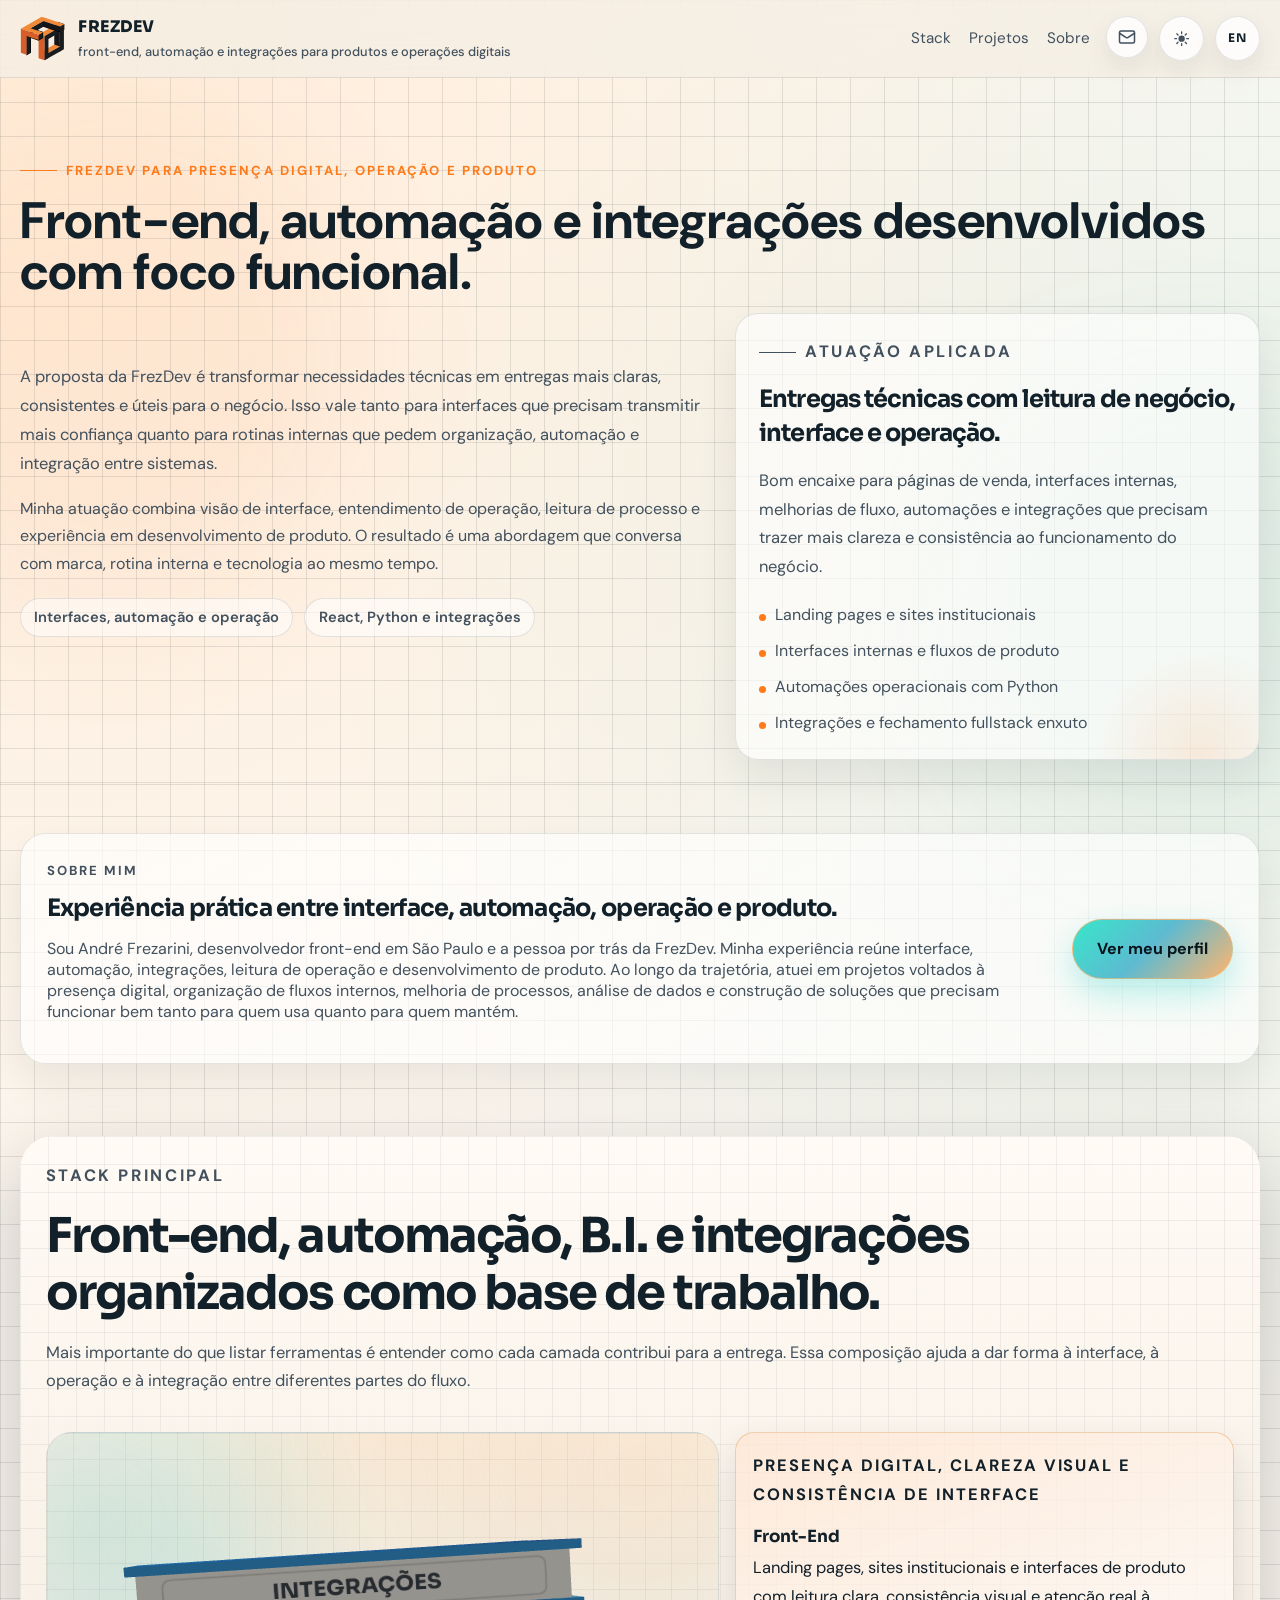
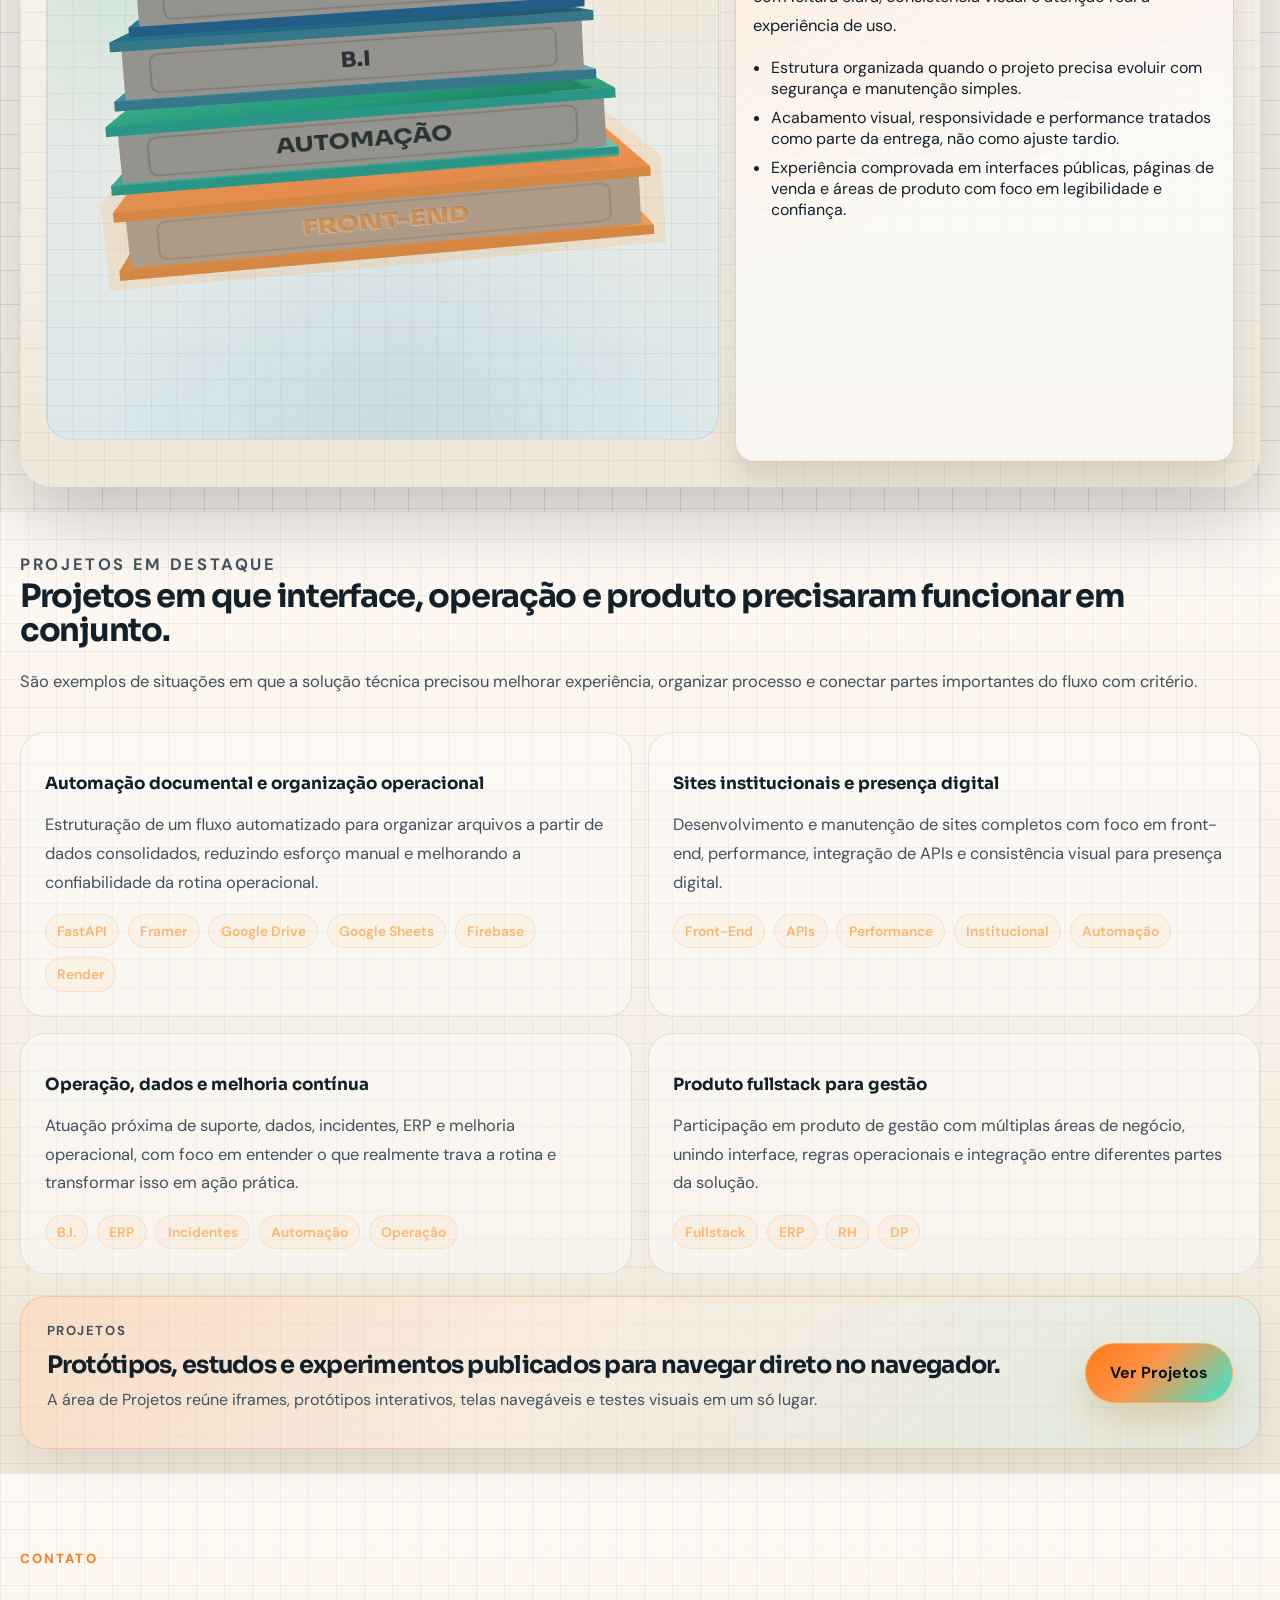
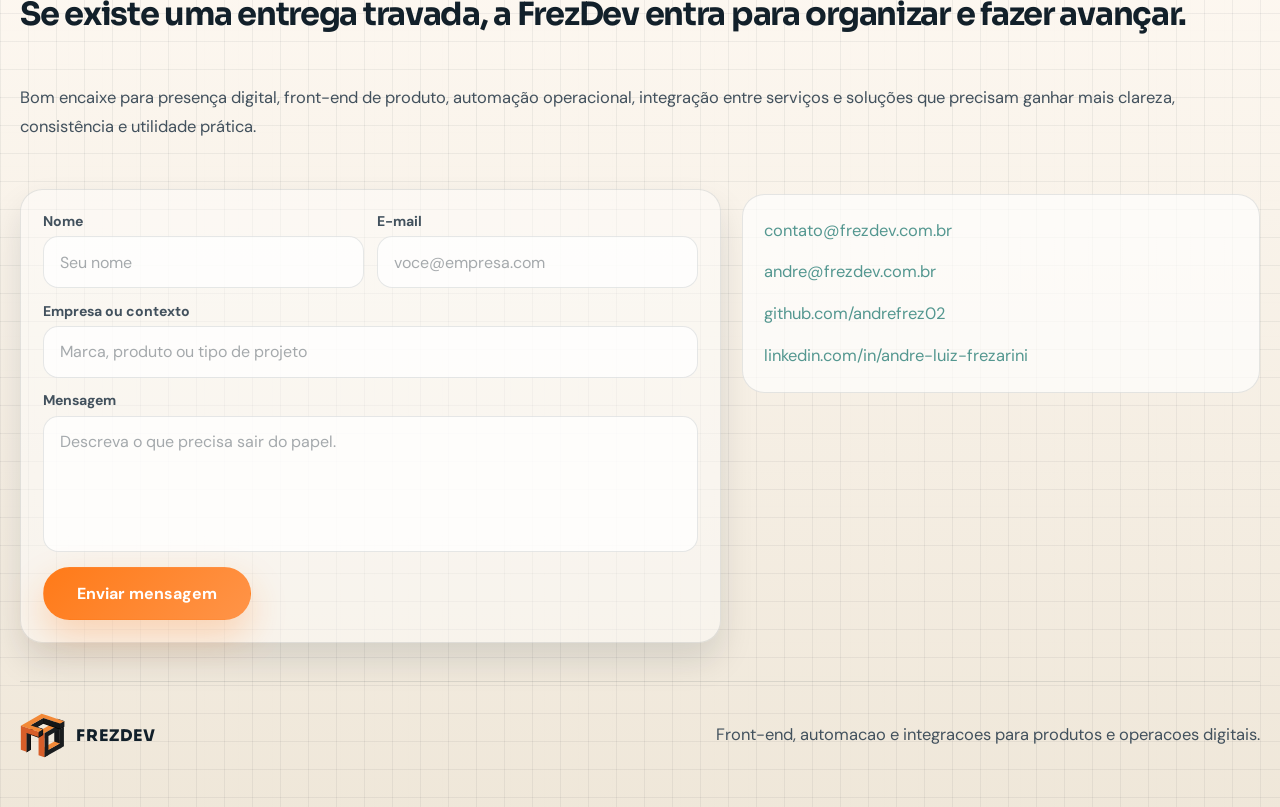
<file: concept-2.html>
<!doctype html>
<html lang="pt-BR">

<head>
  <meta charset="UTF-8">
  <meta name="viewport" content="width=device-width, initial-scale=1.0">
  <title>FrezDev | Front-end, automação e integrações para projetos web</title>
  <meta name="description"
    content="FrezDev desenvolve landing pages, interfaces, automações e integrações enxutas para projetos web com foco em clareza visual, operação e produto.">
  <meta name="robots" content="noindex,follow">
  <meta name="theme-color" content="#f7f1e8">
  <link rel="canonical" href="https://frezdev.com.br/">
  <link rel="icon" href="/logo-principal.svg" type="image/svg+xml">
  <link rel="apple-touch-icon" href="/logo-principal-lg.svg">
  <link rel="manifest" href="/site.webmanifest">
  <link rel="preconnect" href="https://fonts.googleapis.com">
  <link rel="preconnect" href="https://fonts.gstatic.com" crossorigin>
  <link href="https://fonts.googleapis.com/css2?family=DM+Sans:wght@400;500;700&family=Sora:wght@500;600;700;800&display=swap"
    rel="stylesheet">

  <script>
    (() => {
      try {
        const savedTheme = localStorage.getItem('theme');
        const systemPrefersDark = window.matchMedia('(prefers-color-scheme: dark)').matches;
        const theme = savedTheme || (systemPrefersDark ? 'dark' : 'light');
        document.documentElement.setAttribute('data-theme', theme);
      } catch {
        document.documentElement.setAttribute('data-theme', 'light');
      }
    })();
  </script>
  <script type="module" crossorigin src="/assets/react-vendor-i_nGBwMY.js"></script>
  <script type="module" crossorigin src="/assets/vendor-ydrMnpYe.js"></script>
  <script type="module" crossorigin src="/assets/useSiteTheme-CYwBNQhQ.js"></script>
  <script type="module" crossorigin src="/assets/main-yj83dAwx.js"></script>
  <script type="module" crossorigin src="/assets/main-DF9jRRXX.js"></script>
  <link rel="stylesheet" crossorigin href="/assets/main-xjHpaGTd.css">
</head>

<body>
  <div id="root"></div>
</body>

</html>
</file>
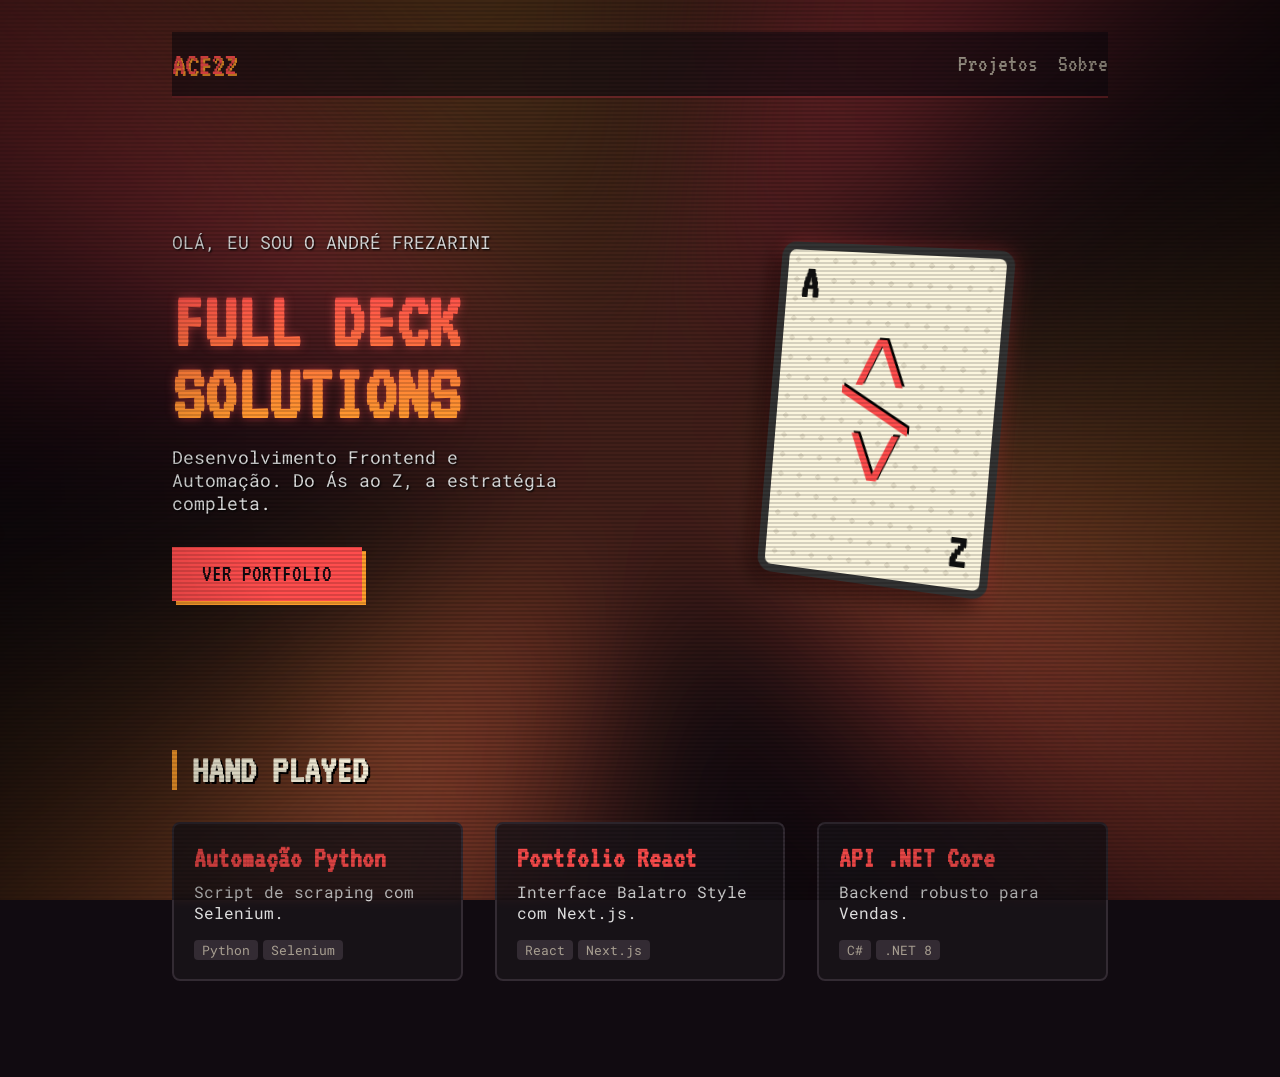
<file: concept.html>
<!DOCTYPE html>
<html lang="pt-br">

<head>
  <meta charset="UTF-8">
  <meta name="viewport" content="width=device-width, initial-scale=1.0">
  <title>Ace2Z | Full Deck Solutions</title>

  <link rel="preconnect" href="https://fonts.googleapis.com">
  <link rel="preconnect" href="https://fonts.gstatic.com" crossorigin>
  <link href="https://fonts.googleapis.com/css2?family=Roboto+Mono:wght@400;700&family=VT323&display=swap"
    rel="stylesheet">
  <link rel="shortcut icon" href="logo-principal-lg.svg" type="image/x-icon">

  <style>
    :root {
      --bg-void: #110b11;
      --card-base: #fbf5de;
      --fire-red: #ff4d4d;
      --fire-orange: #ff9e2c;
      --text-main: #fbf5de;
      --text-dim: #a89f91;
    }

    * {
      margin: 0;
      padding: 0;
      box-sizing: border-box;
    }

    body {
      background-color: var(--bg-void);
      color: var(--text-main);
      font-family: 'Roboto Mono', monospace;
      overflow-x: hidden;
      min-height: 100vh;
    }

    /* --- BACKGROUND BALATRO (CSS PURO) --- */
    .balatro-bg {
      position: fixed;
      top: 0;
      left: 0;
      width: 100vw;
      height: 100vh;
      z-index: -1;
      /* Fica atrás de tudo */
      background: #0a050a;
      overflow: hidden;
    }

    /* Camada 1: O "Plasma" Vermelho */
    .balatro-bg::before {
      content: '';
      position: absolute;
      top: -50%;
      left: -50%;
      width: 200%;
      height: 200%;
      background: repeating-conic-gradient(from 0deg,
          transparent 0deg,
          var(--fire-red) 30deg,
          transparent 60deg,
          var(--bg-void) 90deg);
      filter: blur(80px);
      /* O segredo do efeito líquido */
      opacity: 0.4;
      animation: spin 20s linear infinite;
    }

    /* Camada 2: O "Plasma" Laranja (Gira ao contrário) */
    .balatro-bg::after {
      content: '';
      position: absolute;
      top: -50%;
      left: -50%;
      width: 200%;
      height: 200%;
      background: repeating-conic-gradient(from 180deg,
          transparent 0deg,
          var(--fire-orange) 40deg,
          transparent 80deg,
          var(--bg-void) 120deg);
      filter: blur(100px);
      opacity: 0.3;
      animation: spin-reverse 25s linear infinite;
      mix-blend-mode: screen;
      /* Mistura as cores como luz */
    }

    @keyframes spin {
      100% {
        transform: rotate(360deg);
      }
    }

    @keyframes spin-reverse {
      100% {
        transform: rotate(-360deg);
      }
    }

    /* --- SCANLINES (CRT) --- */
    .crt-overlay {
      position: fixed;
      top: 0;
      left: 0;
      width: 100%;
      height: 100%;
      background: linear-gradient(rgba(18, 16, 16, 0) 50%, rgba(0, 0, 0, 0.25) 50%);
      background-size: 100% 4px;
      pointer-events: none;
      z-index: 999;
      opacity: 0.6;
    }

    .crt-overlay::after {
      content: " ";
      display: block;
      position: absolute;
      top: 0;
      left: 0;
      bottom: 0;
      right: 0;
      background: radial-gradient(circle, rgba(0, 0, 0, 0) 50%, rgba(0, 0, 0, 0.7) 100%);
    }

    /* --- LAYOUT --- */
    .container {
      max-width: 1000px;
      margin: 0 auto;
      padding: 2rem;
      position: relative;
      z-index: 1;
    }

    /* --- HEADER & TYPOGRAPHY --- */
    header {
      display: flex;
      justify-content: space-between;
      align-items: center;
      padding: 1rem 0;
      border-bottom: 2px solid rgba(255, 77, 77, 0.3);
      margin-bottom: 3rem;
      background: rgba(17, 11, 17, 0.6);
      /* Vidro */
      backdrop-filter: blur(5px);
    }

    .logo-text {
      font-family: 'VT323', monospace;
      font-size: 2rem;
      color: var(--fire-red);
      text-shadow: 2px 2px 0px var(--fire-orange);
    }

    nav ul {
      display: flex;
      gap: 20px;
      list-style: none;
    }

    nav a {
      font-family: 'VT323', monospace;
      color: var(--text-dim);
      text-decoration: none;
      font-size: 1.5rem;
      transition: 0.3s;
    }

    nav a:hover {
      color: var(--fire-orange);
      text-shadow: 0 0 8px var(--fire-red);
    }

    /* --- HERO --- */
    .hero {
      display: flex;
      align-items: center;
      justify-content: space-between;
      gap: 2rem;
      min-height: 60vh;
    }

    .hero-content {
      flex: 1;
    }

    h1.hero-title {
      font-family: 'VT323', monospace;
      font-size: 5rem;
      line-height: 0.9;
      margin-bottom: 1rem;
      background: linear-gradient(to bottom, var(--fire-red), var(--fire-orange));
      -webkit-background-clip: text;
      -webkit-text-fill-color: transparent;
      filter: drop-shadow(0px 0px 5px rgba(255, 77, 77, 0.5));
    }

    p.hero-subtitle {
      font-size: 1.1rem;
      color: #ddd;
      margin-bottom: 2rem;
      max-width: 400px;
      text-shadow: 1px 1px 2px #000;
    }

    .btn {
      display: inline-block;
      background: var(--fire-red);
      color: var(--bg-void);
      padding: 15px 30px;
      font-family: 'VT323', monospace;
      font-size: 1.5rem;
      text-decoration: none;
      box-shadow: 4px 4px 0px var(--fire-orange);
      transition: 0.1s;
    }

    .btn:hover {
      transform: translate(2px, 2px);
      box-shadow: 2px 2px 0px var(--fire-orange);
      background: #ff6b6b;
    }

    /* --- CARD (SUA VERSÃO ATUALIZADA) --- */
    .card-visual {
      flex: 1;
      display: flex;
      justify-content: center;
      perspective: 1000px;
    }

    .poker-card {
      width: 240px;
      height: 340px;
      background-color: var(--card-base);
      border-radius: 15px;
      position: relative;
      transform: rotateY(-15deg) rotateZ(5deg);
      transition: transform 0.4s ease;
      box-shadow: -10px 10px 20px rgba(0, 0, 0, 0.5), 0 0 20px rgba(255, 77, 77, 0.3);
      border: 8px solid #333;
      background-image: radial-gradient(#e6dfc8 20%, transparent 20%);
      background-size: 20px 20px;
    }

    .poker-card:hover {
      transform: rotateY(0deg) rotateZ(0deg) scale(1.05);
      box-shadow: 0 0 50px var(--fire-red);
      z-index: 10;
    }

    .card-corner {
      position: absolute;
      font-family: 'VT323', monospace;
      font-size: 3rem;
      font-weight: bold;
      color: #111;
      line-height: 1;
    }

    .top-left {
      top: 10px;
      left: 15px;
    }

    .bottom-right {
      bottom: 10px;
      right: 15px;
      transform: rotate(180deg);
    }

    /* --- SEU CÓDIGO AQUI --- */
    .card-center {
      position: absolute;
      top: 50%;
      left: 50%;
      /* rotate(270deg) faz a tag ficar vertical */
      transform: translate(-50%, -50%) rotate(270deg);
      font-size: 6rem;
      color: var(--fire-red);
      text-shadow: 2px 2px 0px #000;
      font-family: monospace;
      white-space: nowrap;
      /* Garante que não quebre a linha */
    }

    /* Ajuste do pseudo-elemento para centralizar bem */
    .card-center::after {
      content: "</>";
      position: relative;
      letter-spacing: -10px;
      /* Ajustei para ficar mais juntinho */
    }

    /* --- GRID PROJETOS --- */
    .section-title {
      font-family: 'VT323', monospace;
      font-size: 2.5rem;
      margin-bottom: 2rem;
      border-left: 5px solid var(--fire-orange);
      padding-left: 15px;
      margin-top: 4rem;
      text-shadow: 2px 2px 0px #000;
    }

    .grid {
      display: grid;
      grid-template-columns: repeat(auto-fit, minmax(280px, 1fr));
      gap: 2rem;
      margin-bottom: 4rem;
    }

    .project-card {
      background: rgba(26, 21, 26, 0.8);
      /* Translúcido */
      border: 2px solid #332b33;
      padding: 20px;
      border-radius: 8px;
      transition: 0.3s;
      backdrop-filter: blur(5px);
    }

    .project-card:hover {
      border-color: var(--fire-orange);
      box-shadow: 0 0 15px rgba(255, 158, 44, 0.2);
      transform: translateY(-5px);
    }

    .project-card h3 {
      font-family: 'VT323', monospace;
      font-size: 1.8rem;
      color: var(--fire-red);
      margin-bottom: 0.5rem;
    }

    .tag {
      font-size: 0.8rem;
      background: #332b33;
      padding: 2px 8px;
      border-radius: 4px;
      margin-right: 5px;
      color: var(--text-dim);
    }

    @media (max-width: 768px) {
      .hero {
        flex-direction: column-reverse;
        text-align: center;
      }

      .hero-title {
        font-size: 3.5rem !important;
      }

      .poker-card {
        transform: rotate(0deg);
      }
    }
  </style>
</head>

<body>

  <div class="balatro-bg"></div>
  <div class="crt-overlay"></div>

  <div class="container">
    <header>
      <div class="logo-text">ACE2Z</div>
      <nav>
        <ul>
          <li><a href="#">Projetos</a></li>
          <li><a href="#">Sobre</a></li>
        </ul>
      </nav>
    </header>

    <main>
      <section class="hero">
        <div class="hero-content">
          <p class="hero-subtitle">OLÁ, EU SOU O ANDRÉ FREZARINI</p>
          <h1 class="hero-title">FULL DECK<br>SOLUTIONS</h1>
          <p class="hero-subtitle">Desenvolvimento Frontend e Automação. Do Ás ao Z, a estratégia completa.</p>
          <a href="#" class="btn">VER PORTFOLIO</a>
        </div>

        <div class="card-visual">
          <div class="poker-card">
            <div class="card-corner top-left">A</div>

            <div class="card-center"></div>

            <div class="card-corner bottom-right">Z</div>
          </div>
        </div>
      </section>

      <h2 class="section-title">HAND PLAYED</h2>
      <div class="grid">
        <div class="project-card">
          <h3>Automação Python</h3>
          <p style="margin-bottom: 15px; color: #ddd;">Script de scraping com Selenium.</p>
          <div><span class="tag">Python</span><span class="tag">Selenium</span></div>
        </div>
        <div class="project-card">
          <h3>Portfolio React</h3>
          <p style="margin-bottom: 15px; color: #ddd;">Interface Balatro Style com Next.js.</p>
          <div><span class="tag">React</span><span class="tag">Next.js</span></div>
        </div>
        <div class="project-card">
          <h3>API .NET Core</h3>
          <p style="margin-bottom: 15px; color: #ddd;">Backend robusto para Vendas.</p>
          <div><span class="tag">C#</span><span class="tag">.NET 8</span></div>
        </div>
      </div>
    </main>
  </div>
</body>

</html>
</file>
<file: assets/main-xjHpaGTd.css>
:root{color-scheme:light;--paper: #f5efe4;--paper-strong: #fffaf4;--ink: #12202a;--ink-soft: #42515d;--ink-muted: #667481;--line: rgba(18, 32, 42, .11);--line-strong: rgba(18, 32, 42, .16);--surface: rgba(255, 255, 255, .62);--surface-strong: rgba(255, 255, 255, .8);--surface-muted: rgba(255, 255, 255, .52);--night: #0d1720;--night-soft: #162432;--night-line: rgba(255, 255, 255, .09);--night-text: rgba(255, 255, 255, .74);--accent: #ff7a18;--accent-soft: #ffb56e;--teal: #6ec5b8;--teal-soft: #d7f5ef;--blue-soft: #a8c3d2;--white: #ffffff;--shadow-soft: 0 24px 70px rgba(17, 26, 34, .12);--shadow-card: 0 18px 42px rgba(12, 20, 29, .08);--shadow-panel: 0 28px 80px rgba(12, 22, 30, .24);--logo-top: #f28937;--logo-right-outside: #191c1e;--logo-right-inside: #151617;--logo-left: #d75e29;--logo-shadow: #000000;--themed-panel-grid: rgba(18, 32, 42, .06);--themed-panel-start: rgba(255, 250, 244, .96);--themed-panel-end: rgba(239, 231, 217, .98);--themed-panel-ink: var(--ink);--themed-panel-text: var(--ink-soft);--themed-panel-border: rgba(18, 32, 42, .1);--themed-panel-surface: rgba(255, 255, 255, .44);--themed-panel-surface-strong: rgba(255, 255, 255, .66);--themed-input-surface: rgba(255, 255, 255, .74);--themed-input-surface-focus: rgba(255, 255, 255, .92);--themed-input-placeholder: rgba(18, 32, 42, .38);--themed-link: color-mix(in srgb, var(--teal) 72%, var(--ink) 28%);--stack-viewport-grid: rgba(18, 32, 42, .06);--stack-viewport-start: #f7f0e4;--stack-viewport-end: #dbe8ea;--stack-detail-ink: var(--ink);--stack-detail-shadow: 0 18px 34px rgba(12, 22, 30, .12)}[data-theme=dark]{color-scheme:dark;--paper: #0f1115;--paper-strong: #171b22;--ink: #f5efe6;--ink-soft: rgba(231, 237, 243, .74);--ink-muted: rgba(231, 237, 243, .55);--line: rgba(255, 255, 255, .08);--line-strong: rgba(255, 255, 255, .12);--surface: rgba(255, 255, 255, .05);--surface-strong: rgba(22, 29, 36, .92);--surface-muted: rgba(255, 255, 255, .04);--shadow-soft: 0 28px 70px rgba(0, 0, 0, .24);--shadow-card: 0 16px 40px rgba(0, 0, 0, .24);--shadow-panel: 0 28px 80px rgba(0, 0, 0, .34);--logo-right-outside: #b8d4e4;--logo-right-inside: #a8c3d2;--themed-panel-grid: rgba(255, 255, 255, .04);--themed-panel-start: rgba(10, 18, 27, .98);--themed-panel-end: rgba(14, 24, 35, .98);--themed-panel-ink: var(--white);--themed-panel-text: rgba(255, 255, 255, .74);--themed-panel-border: rgba(255, 255, 255, .08);--themed-panel-surface: rgba(255, 255, 255, .04);--themed-panel-surface-strong: rgba(255, 255, 255, .05);--themed-input-surface: rgba(8, 14, 21, .52);--themed-input-surface-focus: rgba(10, 17, 25, .7);--themed-input-placeholder: rgba(255, 255, 255, .4);--themed-link: var(--teal-soft);--stack-viewport-grid: rgba(255, 255, 255, .04);--stack-viewport-start: #101c27;--stack-viewport-end: #091119;--stack-detail-ink: rgba(255, 255, 255, .8);--stack-detail-shadow: 0 18px 34px rgba(5, 10, 14, .18)}*{box-sizing:border-box}html{scroll-behavior:smooth}body{margin:0;min-width:320px;min-height:100vh;font-family:DM Sans,sans-serif;color:var(--ink);background-size:34px 34px,34px 34px,auto,auto,auto;overflow-x:hidden;background-image:linear-gradient(var(--line) 1px,transparent 1px),linear-gradient(90deg,var(--line) 1px,transparent 1px),radial-gradient(circle at top left,rgba(255,181,110,.22),transparent 30%),radial-gradient(circle at right 15%,rgba(110,197,184,.16),transparent 26%),linear-gradient(180deg,var(--paper-strong) 0%,var(--paper) 100%)}a{color:inherit;text-decoration:none}button,input,textarea,select{font:inherit;color:inherit}img,svg{display:block}#root{min-height:100vh}.page-shell{position:relative}.ambient{position:fixed;inset:auto;width:32rem;height:32rem;border-radius:999px;filter:blur(70px);opacity:.2;pointer-events:none;z-index:0}.ambient-left{top:7rem;left:-9rem;background:#ff7a1852}.ambient-right{top:22rem;right:-10rem;background:#6ec5b847}.container{width:min(1240px,100% - 2.4rem);margin:0 auto;position:relative;z-index:1}.section{padding:1.5rem 0}.section-light{border-top:1px solid var(--line)}.section-dark{background-image:linear-gradient(90deg,var(--themed-panel-grid) 1px,transparent 1px),linear-gradient(var(--themed-panel-grid) 1px,transparent 1px),linear-gradient(180deg,var(--themed-panel-start) 0%,var(--themed-panel-end) 100%);background-size:28px 28px,28px 28px,auto;color:var(--themed-panel-ink)}.topbar{position:sticky;top:0;z-index:30;-webkit-backdrop-filter:blur(18px);backdrop-filter:blur(18px);background:color-mix(in srgb,var(--paper) 78%,transparent);border-bottom:1px solid var(--line);transition:background .22s ease,border-color .22s ease,box-shadow .22s ease}.topbar.is-condensed{background:color-mix(in srgb,var(--paper) 90%,transparent);box-shadow:0 14px 34px #0c141d1f}.topbar-inner{display:flex;align-items:center;justify-content:space-between;gap:1.4rem;padding:1rem 0;transition:padding .22s ease,gap .22s ease}.topbar-brand-wrap{display:flex;align-items:center;gap:.85rem;min-width:0;flex:1 1 auto}.topnav-links{display:flex;align-items:center}.topnav-links{justify-content:flex-end;gap:.9rem 1.15rem;flex-wrap:wrap;width:max-content}.topnav-actions{gap:.7rem;display:flex;flex:none}.topnav{display:flex;align-items:center;justify-content:flex-end;margin-left:auto;gap:1rem;font-size:.95rem;color:var(--ink-soft);transition:gap .22s ease,font-size .22s ease}.topnav a{white-space:nowrap;transition:color .2s ease,transform .2s ease}.topnav a:hover{color:var(--ink);transform:translateY(-1px)}.topnav-actions-mobile{display:none;margin-left:auto}.brand-subtitle small{width:fit-content;white-space:nowrap}.brand-subtitle__mobile,.brand-subtitle__tablet{display:none}.brand-subtitle__desktop{display:inline-block}.brand{display:inline-flex;align-items:center;gap:.85rem;min-width:0;flex:1 1 auto;font-family:Sora,sans-serif;font-weight:800;letter-spacing:.03em;transition:gap .22s ease}.brand-mark{width:2.8rem;height:2.8rem;flex:none;transition:width .22s ease,height .22s ease}.brand-mark .logo-top{fill:var(--logo-top)}.brand-mark .logo-right-outside{fill:var(--logo-right-outside)}.brand-mark .logo-right-inside{fill:var(--logo-right-inside)}.brand-mark .logo-left{fill:var(--logo-left)}.brand-mark .logo-shadow{fill:var(--logo-shadow)}.brand span{display:flex;flex-direction:column;gap:.15rem}.brand small{font-family:DM Sans,sans-serif;font-size:.8rem;font-weight:500;color:var(--ink-soft);letter-spacing:0;max-height:1.8rem;opacity:1;transition:max-height .22s ease,opacity .2s ease}.topbar.is-condensed .topbar-inner{padding:.58rem 0;gap:1rem}.topbar.is-condensed .brand{gap:.7rem}.topbar.is-condensed .brand-mark{width:2.32rem;height:2.32rem}.topbar.is-condensed .brand small{max-height:0;opacity:0}.nav-cta,.theme-toggle,.lang-toggle{border:1px solid var(--line);background:var(--surface-strong);transition:transform .2s ease,border-color .2s ease,background .2s ease,box-shadow .2s ease}.nav-cta{display:inline-grid;place-items:center;width:2.6rem;height:2.6rem;padding:0;border-radius:50%;cursor:pointer;box-shadow:0 10px 24px #0c141d14}.theme-toggle{display:inline-grid;place-items:center;width:2.8rem;height:2.8rem;padding:0;border-radius:50%;cursor:pointer;box-shadow:0 10px 24px #0c141d14}.lang-toggle{display:inline-grid;place-items:center;width:2.8rem;height:2.8rem;padding:0;border-radius:50%;cursor:pointer;box-shadow:0 10px 24px #0c141d14;font-family:Sora,sans-serif;font-size:.74rem;font-weight:700;letter-spacing:.06em;color:var(--ink)}.theme-toggle:hover,.theme-toggle:focus-visible,.nav-cta:hover,.nav-cta:focus-visible,.lang-toggle:hover,.lang-toggle:focus-visible{transform:translateY(-1px);border-color:color-mix(in srgb,var(--accent) 35%,var(--line))}.theme-toggle-icon{width:1.08rem;height:1.08rem}.topbar.is-condensed .topnav{gap:.82rem;font-size:.91rem}.topbar.is-condensed .topnav-links{gap:.72rem .95rem}.topbar.is-condensed .theme-toggle,.topbar.is-condensed .lang-toggle{width:2.55rem;height:2.55rem}@media (max-width: 900px){.brand-subtitle__desktop,.brand-subtitle__mobile{display:none}.brand-subtitle__tablet{display:inline-block}.topbar-brand-wrap{width:100%}.topbar-inner{flex-wrap:wrap;align-items:center}.topnav{width:100%;margin-left:0;flex-wrap:wrap;justify-content:space-between;gap:.8rem}.topnav-links{justify-content:center;gap:.8rem 1rem;flex:1 1 24rem}.topnav-actions{margin-left:auto}}@media (max-width: 520px){.topnav-actions-mobile{display:flex}.topnav>.topnav-actions{display:none}.brand-subtitle__desktop,.brand-subtitle__tablet{display:none}.brand-subtitle__mobile{display:inline-block}.brand{align-items:flex-start;min-width:0}.brand span{min-width:0}.brand small{line-height:1.35;max-width:100%;overflow:hidden;text-overflow:ellipsis}.topnav-actions{gap:.4rem}.topnav{gap:.65rem .9rem;font-size:.92rem}.topnav-links{gap:.65rem .9rem}.theme-toggle,.lang-toggle,.nav-cta{width:2.35rem;height:2.35rem}}.footer{padding-top:4.8rem;padding-bottom:2.5rem}.footer h2{margin:0 0 1.3rem;font-family:Sora,sans-serif;line-height:1.04;letter-spacing:-.04em;font-size:clamp(2.2rem,2.8vw,3.8rem)}.footer-grid{display:grid;grid-template-columns:minmax(0,1.15fr) minmax(300px,.85fr);gap:1.3rem;align-items:start}.footer-grid.is-contacts-only{grid-template-columns:minmax(0,1fr)}.footer-grid.is-contacts-only .contact-panel{max-width:min(38rem,100%);margin-top:0}.footer-copy,.contact-panel a,.footer-bottom p{font-size:1.03rem;line-height:1.75}.footer-copy,.footer-bottom p{color:var(--themed-panel-text)}.footer-intro{display:grid;gap:.95rem}.footer-cta{margin-top:1.6rem}.contact-form{display:grid;gap:.95rem;margin-top:1rem;padding:1.35rem;border-radius:1.4rem;border:1px solid var(--themed-panel-border);background:var(--themed-panel-surface);box-shadow:var(--stack-detail-shadow)}.contact-form-grid{display:grid;grid-template-columns:repeat(2,minmax(0,1fr));gap:.85rem}.contact-field{display:grid;gap:.4rem}.contact-field span,.contact-form-note,.contact-feedback{font-size:.88rem}.contact-field span{color:var(--themed-panel-text);font-weight:700}.contact-field input,.contact-field textarea{width:100%;border:1px solid var(--themed-panel-border);border-radius:.95rem;background:var(--themed-input-surface);color:var(--themed-panel-ink);padding:.9rem 1rem;resize:none;transition:border-color .2s ease,transform .2s ease,background .2s ease}.contact-field input::placeholder,.contact-field textarea::placeholder{color:var(--themed-input-placeholder)}.contact-field input:focus,.contact-field textarea:focus{outline:none;border-color:#ffb56e7a;background:var(--themed-input-surface-focus);transform:translateY(-1px)}.contact-field-full{grid-column:1/-1}.contact-field-hidden{position:absolute;width:1px;height:1px;overflow:hidden;opacity:0;pointer-events:none}.contact-form-actions{display:flex;flex-wrap:wrap;align-items:center;gap:.8rem 1rem}.contact-submit{min-width:13rem}.contact-submit:disabled{cursor:wait;opacity:.72;transform:none}.contact-form-note{margin:0;color:var(--themed-panel-text);line-height:1.55}.contact-feedback{margin:0;padding:.82rem .95rem;border-radius:.95rem;border:1px solid transparent;line-height:1.55}.contact-feedback.is-success{border-color:#6ec5b847;background:#6ec5b81f;color:var(--teal-soft)}.contact-feedback.is-error{border-color:#ff7a1847;background:#ff7a181f;color:#ffd6bb}.contact-panel{display:grid;gap:.8rem;padding:1.35rem;border-radius:1.4rem;border:1px solid var(--themed-panel-border);background:var(--themed-panel-surface-strong);margin-top:1.3rem}.contact-location{margin:0;color:var(--themed-panel-text);font-weight:600}.contact-panel a{color:var(--themed-link);word-break:break-word;transition:color .2s ease,transform .2s ease}.contact-panel a:hover{transform:translateY(-1px)}.footer-contact-trigger{width:fit-content;margin-bottom:.15rem;cursor:pointer}.footer-bottom{display:flex;align-items:center;justify-content:space-between;gap:1rem;margin-top:2.4rem;padding-top:1.4rem;border-top:1px solid var(--themed-panel-border)}.footer-brand-lockup{display:inline-flex;align-items:center;gap:.7rem;font-family:Sora,sans-serif;font-weight:800;letter-spacing:.06em}.footer-contact-modal-backdrop{position:fixed;top:0;right:0;bottom:0;left:0;z-index:80;display:grid;place-items:center;padding:.8rem;background:#080e15b8;-webkit-backdrop-filter:blur(14px);backdrop-filter:blur(14px);animation:footer-contact-backdrop-enter .2s ease both}[data-theme=light] .footer-contact-modal-backdrop{background:#12202a4d}.footer-contact-modal-backdrop.is-leaving{animation:footer-contact-backdrop-leave .22s ease both}.footer-contact-modal-dialog{width:min(40rem,100%);max-height:calc(100vh - 1.6rem);overflow:auto;padding:1.2rem;border-radius:1.35rem;border:1px solid color-mix(in srgb,var(--line-strong) 84%,transparent);background:linear-gradient(180deg,color-mix(in srgb,var(--surface-strong) 96%,var(--paper-strong)),color-mix(in srgb,var(--surface) 92%,var(--paper)));box-shadow:0 24px 80px color-mix(in srgb,var(--night) 30%,transparent);color:var(--ink);animation:footer-contact-dialog-enter .26s cubic-bezier(.22,1,.36,1) both}.footer-contact-modal-backdrop.is-leaving .footer-contact-modal-dialog{animation:footer-contact-dialog-leave .22s ease both}.footer-contact-modal-head{display:flex;align-items:flex-start;justify-content:space-between;gap:1rem;margin-bottom:1rem}.footer-contact-modal-copy{display:grid;gap:.45rem}.footer-contact-modal-copy h3{margin:0;font-family:Sora,sans-serif;font-size:clamp(1.35rem,2vw,1.85rem)}.footer-contact-modal-copy p{margin:0;color:var(--ink-soft);line-height:1.7}.footer-contact-close{display:inline-flex;align-items:center;justify-content:center;min-height:2.8rem;padding:.7rem 1rem;border-radius:999px;border:1px solid color-mix(in srgb,var(--line-strong) 84%,transparent);background:color-mix(in srgb,var(--surface-strong) 92%,transparent);color:var(--ink);font-weight:700;cursor:pointer;transition:transform .2s ease,border-color .2s ease,background .2s ease}.footer-contact-close:hover,.footer-contact-close:focus-visible{transform:translateY(-1px);border-color:color-mix(in srgb,var(--accent) 34%,var(--line-strong));background:color-mix(in srgb,var(--accent-soft) 18%,var(--surface-strong))}.footer-contact-form{margin-top:0}.back-to-top{position:fixed;right:clamp(1rem,2.4vw,1.55rem);bottom:clamp(1rem,2.4vw,1.55rem);z-index:60;display:inline-flex;align-items:center;justify-content:center;width:3.15rem;height:3.15rem;border:1px solid color-mix(in srgb,var(--line-strong) 82%,transparent);border-radius:999px;background:color-mix(in srgb,var(--surface-strong) 86%,transparent);color:var(--ink);box-shadow:0 18px 42px color-mix(in srgb,var(--night) 20%,transparent);-webkit-backdrop-filter:blur(16px);backdrop-filter:blur(16px);cursor:pointer;opacity:0;pointer-events:none;transform:translateY(16px) scale(.94);transition:opacity .22s ease,transform .22s ease,border-color .2s ease,background .2s ease}.back-to-top.is-visible{opacity:1;pointer-events:auto;transform:translateY(0) scale(1);animation:back-to-top-pulse 2.8s ease-in-out infinite alternate}.back-to-top:hover,.back-to-top:focus-visible{transform:translateY(-2px) scale(1.02);border-color:color-mix(in srgb,var(--accent) 32%,var(--line-strong));background:color-mix(in srgb,var(--accent-soft) 14%,var(--surface-strong))}.back-to-top:focus-visible{outline:none}@keyframes footer-contact-backdrop-enter{0%{opacity:0}to{opacity:1}}@keyframes footer-contact-backdrop-leave{0%{opacity:1}to{opacity:0}}@keyframes footer-contact-dialog-enter{0%{opacity:0;transform:translateY(18px) scale(.985)}to{opacity:1;transform:translateY(0) scale(1)}}@keyframes footer-contact-dialog-leave{0%{opacity:1;transform:translateY(0) scale(1)}to{opacity:0;transform:translateY(14px) scale(.988)}}@keyframes back-to-top-pulse{0%{box-shadow:0 18px 42px color-mix(in srgb,var(--night) 20%,transparent)}to{box-shadow:0 24px 54px color-mix(in srgb,var(--night) 28%,transparent)}}@media (max-width: 1120px){.footer-grid{grid-template-columns:1fr}}@media (max-width: 900px){.contact-form-grid{grid-template-columns:1fr}}@media (max-width: 720px){.footer h2{letter-spacing:-.05em}.footer-bottom{flex-direction:column;align-items:flex-start}.footer-contact-modal-dialog{padding:1rem;border-radius:1.1rem}}@media (max-width: 520px){.footer-contact-modal-head{flex-direction:column;align-items:flex-start}.back-to-top{width:2.95rem;height:2.95rem}.footer-contact-close,.footer-contact-trigger{width:100%}}.hero{padding-top:4.8rem}.hero-grid{display:grid;grid-template-columns:minmax(0,1.08fr) minmax(320px,.82fr);gap:1.5rem;align-items:start}.hero-copy,.hero-side-panel,.stack-panel,.proof-card,.offer-card,.case-card,.journey-card,.journey-summary-card,.process-card,.contact-panel{animation:rise-in .7s ease both}.topbar{animation:topbar-arrive .56s cubic-bezier(.22,1,.36,1) both}.footer-intro,.footer-bottom,.section-head,.shelf-subsection-head,.shelf-hero-stage,.shelf-embed-card,.profile-hero-stage,.profile-card,.profile-live-highlight,.repo-card,.activity-feed-card,.activity-feed-item,.contribution-panel{animation:rise-in .78s cubic-bezier(.22,1,.36,1) both}.footer-bottom,.profile-overview-grid>:nth-child(2),.profile-trajectory-grid>:nth-child(2),.profile-activity-stage>:nth-child(2),.repo-grid>:nth-child(2n),.shelf-embed-grid>:nth-child(2n){animation-delay:.08s}.repo-grid>:nth-child(3n),.shelf-embed-grid>:nth-child(3n){animation-delay:.14s}.hero-copy{padding-top:1.7rem}.eyebrow,.section-label,.panel-kicker{display:inline-flex;align-items:center;gap:.55rem;margin:0 0 1rem;font-size:.82rem;font-weight:700;letter-spacing:.16em;text-transform:uppercase;color:var(--accent)}.eyebrow:before,.panel-kicker:before{content:"";width:2.3rem;height:1px;background:currentColor}.hero-copy h1,.hero-side-panel h2,.section-head h2,.stack-panel h2{margin:0;font-family:Sora,sans-serif;line-height:1.04;letter-spacing:-.04em}.hero.section h1{font-size:clamp(3rem,4vw,4.2rem);line-height:1;margin:0 0 1rem}.hero-copy h1{font-size:clamp(3rem,6vw,5.8rem)}.hero-side-panel h2{font-size:clamp(1.5rem,3vw,.5rem);line-height:1.4}.lead,.section-head p,.stack-panel p,.case-card p,.offer-card p,.journey-card p,.process-card p,.hero-side-panel p,.proof-card span{font-size:1.03rem;line-height:1.75;color:var(--ink-soft)}.lead{max-width:48rem;margin:1.45rem 0 0}.hero-context{max-width:46rem;margin:1rem 0 0;color:var(--ink-soft);line-height:1.72}.hero-actions{display:flex;flex-wrap:wrap;gap:.9rem;margin:2.4rem 0 1.4rem}.hero-badges{display:flex;flex-wrap:wrap;gap:.7rem;margin-top:1.3rem;margin-bottom:1.3rem}.hero-badges span{padding:.52rem .82rem;border-radius:999px;border:1px solid var(--line);background:var(--surface-muted);color:var(--ink-soft);font-size:.92rem;font-weight:600}.button{display:inline-flex;align-items:center;justify-content:center;min-height:3.35rem;padding:.88rem 1.25rem;border-radius:999px;border:1px solid transparent;font-weight:700;transition:transform .2s ease,box-shadow .2s ease,background .2s ease}.button:hover{transform:translateY(-2px)}.button-primary{color:var(--white);background:linear-gradient(135deg,var(--accent) 0%,#ff9448 100%);box-shadow:0 16px 36px #ff7a1847}.button-secondary{color:var(--ink);border-color:var(--line);background:var(--surface-strong)}.proof-grid,.offer-grid,.case-grid,.process-grid,.profile-grid{display:grid;gap:1rem}.proof-grid{grid-template-columns:repeat(2,minmax(0,1fr))}.proof-card,.hero-side-panel,.offer-card,.profile-card,.journey-card,.process-card{padding:1.35rem;border-radius:1.45rem;background:var(--surface);border:1px solid var(--line);box-shadow:var(--shadow-card)}.proof-card strong,.offer-card h3,.profile-card h3,.case-card h3,.journey-card h3,.process-card h3,.stack-detail-card h3{display:block;margin-bottom:.45rem;font-family:Sora,sans-serif;font-size:1.05rem}.hero-side-panel{padding:1.45rem;position:relative;overflow:hidden;margin-bottom:1.5rem}.hero-side-panel:after{content:"";position:absolute;inset:auto -10% -24% auto;width:14rem;height:14rem;border-radius:50%;background:radial-gradient(circle,rgba(255,122,24,.12),transparent 68%);pointer-events:none}.hero-focus-list{display:grid;gap:.7rem;margin:1.3rem 0 0;padding:0;list-style:none}.hero-focus-list li{position:relative;padding-left:1rem;color:var(--ink-soft);line-height:1.55}.hero-focus-list li:before{content:"";position:absolute;top:.7rem;left:0;width:.42rem;height:.42rem;border-radius:999px;background:var(--accent)}.stack-showcase-section{min-height:100svh;display:grid;align-items:center}.stack-panel{padding:1.5rem;border-radius:2.1rem;background:linear-gradient(90deg,var(--themed-panel-grid) 1px,transparent 1px),linear-gradient(var(--themed-panel-grid) 1px,transparent 1px),linear-gradient(180deg,var(--themed-panel-start) 0%,var(--themed-panel-end) 100%);background-size:28px 28px,28px 28px,auto;color:var(--themed-panel-ink);box-shadow:var(--shadow-panel);overflow:hidden}.stack-panel-fullscreen{min-height:calc(100svh - 8rem);padding:clamp(1.2rem,2vw,2rem);display:grid;align-content:start}.stack-panel-copy{margin-bottom:1.2rem}.stack-panel-copy-wide{max-width:72rem}.stack-panel-copy p{color:var(--themed-panel-text)}.stack-panel h2{font-size:clamp(3rem,3.5vw,3.8rem);line-height:1.2;margin:0 0 1rem}.stack-interactive-layout{display:grid;grid-template-columns:minmax(0,1.08fr) minmax(320px,.8fr);gap:1rem;align-items:stretch}.stack-viewport{position:relative;height:clamp(22rem,70vh,38rem);border-radius:1.6rem;isolation:isolate;touch-action:none;overscroll-behavior:contain;user-select:none;-webkit-user-select:none;background:linear-gradient(90deg,var(--stack-viewport-grid) 1px,transparent 1px),linear-gradient(var(--stack-viewport-grid) 1px,transparent 1px),radial-gradient(circle at top,rgba(255,181,110,.16),transparent 34%),radial-gradient(circle at 20% 20%,rgba(110,197,184,.12),transparent 28%),linear-gradient(180deg,var(--stack-viewport-start) 0%,var(--stack-viewport-end) 100%);background-size:26px 26px,26px 26px,auto,auto,auto;border:1px solid var(--themed-panel-border);overflow:hidden}.stack-viewport:before,.stack-viewport:after{content:"";position:absolute;pointer-events:none}.stack-viewport:before{top:-18%;right:-18%;bottom:-18%;left:-18%;z-index:0;background:radial-gradient(circle at 18% 24%,rgba(110,197,184,.22),transparent 28%),radial-gradient(circle at 78% 18%,rgba(255,181,110,.2),transparent 26%),radial-gradient(circle at 52% 86%,rgba(77,136,177,.16),transparent 34%);filter:blur(24px);opacity:.9;transform-origin:center;animation:stack-ambient-drift 18s ease-in-out infinite alternate}.stack-viewport:after{top:0;right:0;bottom:0;left:0;z-index:0;background:radial-gradient(circle at 50% 0%,rgba(255,255,255,.08),transparent 40%),linear-gradient(135deg,rgba(255,255,255,.035),transparent 42%,rgba(255,255,255,.02) 70%,transparent 100%);mix-blend-mode:screen;opacity:.52;animation:stack-sheen-drift 12s ease-in-out infinite alternate}.stack-viewport canvas{position:relative;z-index:1;border-radius:inherit;touch-action:none}@keyframes stack-ambient-drift{0%{transform:translate3d(-4%,-2%,0) scale(1)}50%{transform:translate3d(3%,4%,0) scale(1.05)}to{transform:translate3d(6%,-3%,0) scale(1.08)}}@keyframes stack-sheen-drift{0%{transform:translate3d(-2%,0,0) scale(1);opacity:.38}50%{transform:translate3d(1.5%,-1%,0) scale(1.03);opacity:.56}to{transform:translate3d(3%,1%,0) scale(1.05);opacity:.42}}.stack-debug-panel{position:fixed;right:1rem;bottom:1rem;z-index:3;width:min(35rem,100% - 2rem);padding:.95rem;border-radius:1rem;border:1px solid rgba(255,255,255,.12);background:#060d13e0;-webkit-backdrop-filter:blur(16px);backdrop-filter:blur(16px);box-shadow:0 18px 34px #00000047;color:var(--white);height:30rem;overflow:auto;display:none}.stack-debug-panel.is-active{display:block}.stack-debug-header{display:flex;align-items:flex-start;justify-content:space-between;gap:.8rem}.stack-debug-header strong,.stack-debug-group h3{font-family:Sora,sans-serif}.stack-debug-header strong{display:block;font-size:.95rem}.stack-debug-header p,.stack-debug-help{margin:.25rem 0 0;color:#ffffffa3;font-size:.76rem;line-height:1.55}.stack-debug-close,.stack-debug-chip,.stack-debug-axis-row button,.stack-debug-primary,.stack-debug-secondary{border:1px solid rgba(255,255,255,.12);background:#ffffff0a;color:var(--white);cursor:pointer;transition:transform .18s ease,border-color .18s ease,background .18s ease}.stack-debug-close:hover,.stack-debug-chip:hover,.stack-debug-axis-row button:hover,.stack-debug-primary:hover,.stack-debug-secondary:hover,.stack-debug-close:focus-visible,.stack-debug-chip:focus-visible,.stack-debug-axis-row button:focus-visible,.stack-debug-primary:focus-visible,.stack-debug-secondary:focus-visible{transform:translateY(-1px);border-color:#ffb56e6b;background:#ffb56e1f}.stack-debug-close{min-height:2rem;padding:.4rem .65rem;border-radius:.6rem;font-size:.76rem;font-weight:700}.stack-debug-readout{display:flex;flex-wrap:wrap;flex-direction:row;gap:.55rem;margin-top:.9rem}.stack-debug-readout div{display:grid;gap:.18rem}.stack-debug-readout span,.stack-debug-step-row span,.stack-debug-axis-row span{color:#ffffffad;font-size:.74rem;font-weight:700;letter-spacing:.05em;text-transform:uppercase}.stack-debug-readout code{font-family:Consolas,SFMono-Regular,monospace;font-size:.83rem;color:var(--teal-soft)}.stack-debug-step-row{display:flex;align-items:center;justify-content:space-between;gap:.8rem;margin-top:.95rem}.stack-debug-step-options{display:flex;flex-wrap:wrap;gap:.35rem}.stack-debug-chip{min-width:3.2rem;min-height:2rem;padding:.35rem .55rem;border-radius:.62rem;font-size:.77rem;font-weight:700}.stack-debug-chip.is-active,.stack-debug-primary{border-color:#ffb56e6b;background:#ffb56e24}.stack-debug-control-groups{display:flex;gap:.7rem;margin-top:.95rem;flex-wrap:wrap;flex-direction:row}.stack-debug-group{padding:.8rem;border-radius:.85rem;background:#ffffff0a;border:1px solid rgba(255,255,255,.08);flex:1 auto}.stack-debug-group h3{margin:0 0 .65rem;font-size:.86rem}.stack-debug-axis-grid{display:grid;gap:.45rem}.stack-debug-axis-row{display:grid;grid-template-columns:minmax(0,1fr) 2rem 2rem;gap:.35rem;align-items:center}.stack-debug-axis-row button{min-height:2rem;border-radius:.55rem;font-size:.95rem;font-weight:800}.stack-debug-actions{display:flex;gap:.55rem;margin-top:.95rem}.stack-debug-primary,.stack-debug-secondary{flex:1;min-height:2.3rem;padding:.5rem .7rem;border-radius:.7rem;font-weight:700}.stack-debug-help{margin-top:.8rem}.stack-loading{display:grid;place-items:center;height:clamp(22rem,60vh,38rem);border-radius:1.6rem;border:1px solid var(--themed-panel-border);background:linear-gradient(90deg,var(--stack-viewport-grid) 1px,transparent 1px),linear-gradient(var(--stack-viewport-grid) 1px,transparent 1px),radial-gradient(circle at top,rgba(255,181,110,.16),transparent 34%),radial-gradient(circle at 20% 20%,rgba(110,197,184,.12),transparent 28%),linear-gradient(180deg,var(--stack-viewport-start) 0%,var(--stack-viewport-end) 100%);background-size:26px 26px,26px 26px,auto,auto,auto;color:var(--themed-panel-text);font-weight:600}.stack-detail-panel{display:grid;gap:.85rem;align-content:start;--stack-accent: var(--accent-soft);--stack-base: var(--accent)}.stack-selector{display:grid;grid-template-columns:repeat(2,minmax(0,1fr));gap:.65rem}.stack-switch{min-height:3.2rem;padding:.78rem .9rem;border-radius:1rem;border:1px solid var(--themed-panel-border);background:var(--themed-panel-surface);color:var(--themed-panel-text);font-weight:700;cursor:pointer;transition:background .2s ease,border-color .2s ease,color .2s ease,transform .2s ease,box-shadow .2s ease}.stack-switch:hover,.stack-switch:focus-visible,.stack-switch.is-active{transform:translateY(-1px);border-color:#ffb56e61;background:#ffb56e1f;color:var(--themed-panel-ink)}.stack-switch.is-active{border-color:color-mix(in srgb,var(--stack-item-accent, var(--stack-accent)) 72%,white 28%);background:linear-gradient(135deg,color-mix(in srgb,var(--stack-item-base, var(--stack-base)) 28%,transparent 72%) 0%,transparent 100%),var(--themed-panel-surface-strong);box-shadow:0 0 0 1px color-mix(in srgb,var(--themed-panel-border) 45%,transparent),0 16px 28px #00000024}.stack-detail-card{padding:1.18rem 1.05rem 1.22rem;border-radius:1.2rem;border:1px solid color-mix(in srgb,var(--stack-accent) 44%,var(--themed-panel-border));background:linear-gradient(160deg,color-mix(in srgb,var(--stack-base) 14%,var(--themed-panel-surface) 86%) 0%,var(--themed-panel-surface) 55%),var(--themed-panel-surface);box-shadow:var(--stack-detail-shadow);height:70vh;max-height:70vh}.stack-detail-kicker{margin:0 0 .6rem;color:var(--stack-accent);font-size:.82rem;font-weight:700;letter-spacing:.12em;text-transform:uppercase}.stack-detail-card h3,.stack-detail-card p,.stack-points{color:var(--stack-detail-ink)}.stack-detail-card p{margin:0}.stack-points{margin:1rem 0 0;padding-left:1.1rem}.stack-points li+li{margin-top:.5rem}.section-head{margin-bottom:2.2rem}.section-head h2,.footer h2{font-size:clamp(2rem,1.5vw,3.8rem);margin-bottom:1.3rem}.section-head p{margin:1rem 0 0}.on-dark p{color:var(--themed-panel-text)}.offer-grid,.profile-grid{grid-template-columns:repeat(2,minmax(0,1fr))}.profile-kicker{margin:0 0 .6rem;color:var(--accent);font-size:.82rem;font-weight:700;letter-spacing:.12em;text-transform:uppercase}.profile-link{margin-top:1.2rem}.case-grid{grid-template-columns:repeat(2,minmax(0,1fr))}.case-card{padding:1.5rem;border-radius:1.55rem;background:var(--themed-panel-surface);border:1px solid var(--themed-panel-border)}.case-card p{color:var(--themed-panel-text)}.projects-cta-card,.about-preview-card{display:grid;gap:1.1rem;align-items:center;padding:clamp(1.35rem,2vw,1.8rem);border-radius:1.6rem;border:1px solid transparent;box-shadow:var(--shadow-card)}.projects-cta-card{grid-template-columns:minmax(0,1fr) auto;margin-top:1.35rem;background:linear-gradient(135deg,#ff7a182e,#ff944814 42%,#6ec5b829),var(--themed-panel-surface);border-color:color-mix(in srgb,rgba(255,181,110,.72) 58%,var(--themed-panel-border))}.projects-cta-card h3,.about-preview-card h2{margin:0 0 .65rem;font-family:Sora,sans-serif;line-height:1.1;letter-spacing:-.03em}.projects-cta-card h3{font-size:clamp(1.5rem,1vw,2.15rem);color:var(--themed-panel-ink)}.projects-cta-card p{margin:0 0 .8rem;color:var(--themed-panel-text)}.button-spotlight{position:relative;margin:auto;width:fit-content;min-height:3.75rem;padding:1rem 1.5rem;border-color:color-mix(in srgb,#ffb56e 65%,transparent);background:linear-gradient(135deg,#ff7a18,#ff9448 42%,#38e6cb);color:#08141b;box-shadow:0 20px 40px #ff7a183d,0 10px 24px #38e6cb29}.button-spotlight:hover,.button-spotlight:focus-visible{transform:translateY(-3px) scale(1.01);box-shadow:0 24px 48px #ff7a1847,0 14px 28px #38e6cb33}.button-spotlight-cool{background:linear-gradient(135deg,#38e6cb,#5dbad1 48%,#ffb56e);box-shadow:0 18px 38px #38e6cb38,0 10px 24px #5dbad12e}.about-preview-section{padding-top:3rem}.about-preview-card{grid-template-columns:minmax(0,1fr) auto;background:linear-gradient(145deg,color-mix(in srgb,var(--surface) 88%,white 12%) 0%,var(--surface) 100%);border-color:var(--line)}.about-preview-card h2{font-size:clamp(1.5rem,1vw,2.15rem)}.about-preview-copy p{color:var(--ink-soft)}.about-preview-note{margin:0;color:var(--ink-soft);line-height:1.75}.about-preview-side{display:grid;gap:1rem;align-content:center;padding:1.1rem;border-radius:1.25rem;background:linear-gradient(160deg,#ff7a1814,#6ec5b81f);border:1px solid var(--line)}.tag-row{display:flex;flex-wrap:wrap;gap:.55rem}.tag{padding:.45rem .7rem;border-radius:999px;border:1px solid rgba(255,181,110,.3);background:#ffb56e14;color:var(--accent-soft);font-size:.86rem;font-weight:600}.two-column-layout{display:grid;grid-template-columns:minmax(0,.9fr) minmax(0,1.1fr);gap:1.2rem;align-items:start}.compact-head{margin-bottom:0}.journey-list{display:grid;gap:1rem}.journey-summary-card{padding:clamp(1.4rem,2vw,1.9rem);border-radius:1.45rem;background:var(--surface);border:1px solid var(--line);box-shadow:var(--shadow-card)}.journey-summary-card p{max-width:62rem;margin:0;font-size:1.06rem;line-height:1.82;color:var(--ink-soft)}.process-grid{grid-template-columns:repeat(3,minmax(0,1fr))}.process-card{position:relative}.process-index{display:inline-flex;margin-bottom:.9rem;color:var(--accent);font-family:Sora,sans-serif;font-size:1.6rem;font-weight:700}@keyframes rise-in{0%{opacity:0;transform:translateY(18px)}to{opacity:1;transform:translateY(0)}}@keyframes topbar-arrive{0%{opacity:0;transform:translateY(-14px)}to{opacity:1;transform:translateY(0)}}@media (prefers-reduced-motion: reduce){.topbar,.footer-intro,.footer-bottom,.section-head,.shelf-subsection-head,.shelf-hero-stage,.shelf-embed-card,.profile-hero-stage,.profile-card,.profile-live-highlight,.repo-card,.activity-feed-card,.activity-feed-item,.contribution-panel,.hero-copy,.hero-side-panel,.stack-panel,.proof-card,.offer-card,.case-card,.journey-card,.journey-summary-card,.process-card,.contact-panel{animation:none}}@media (max-width: 1120px){.hero-grid,.two-column-layout,.stack-interactive-layout,.projects-cta-card,.about-preview-card{grid-template-columns:1fr}.stack-panel-fullscreen{min-height:auto}.process-grid{grid-template-columns:1fr}.stack-panel h2{max-width:none}}@media (max-width: 900px){.proof-grid,.offer-grid,.case-grid,.profile-grid{grid-template-columns:1fr}}@media (max-width: 720px){.container{width:min(100% - 1.3rem,1240px)}.section{padding:4.2rem 0}.hero{padding-top:3.4rem}.hero-copy h1,.section-head h2,.stack-panel h2,.hero-side-panel h2{letter-spacing:-.05em}.stack-selector{grid-template-columns:1fr}.stack-viewport,.stack-loading{height:19rem}.stack-debug-panel{right:.75rem;bottom:.75rem;left:.75rem;width:auto}.stack-debug-control-groups{grid-template-columns:1fr}.stack-panel,.proof-card,.offer-card,.case-card,.journey-card,.process-card,.hero-side-panel{border-radius:1.2rem}}@media (max-width: 520px){.stack-viewport,.stack-loading{height:17.5rem}}
</file>
<file: assets/estante-CIwgbtLl.css>
:root{color-scheme:light;--paper: #f5efe4;--paper-strong: #fffaf4;--ink: #12202a;--ink-soft: #42515d;--ink-muted: #667481;--line: rgba(18, 32, 42, .11);--line-strong: rgba(18, 32, 42, .16);--surface: rgba(255, 255, 255, .62);--surface-strong: rgba(255, 255, 255, .8);--surface-muted: rgba(255, 255, 255, .52);--night: #0d1720;--night-soft: #162432;--night-line: rgba(255, 255, 255, .09);--night-text: rgba(255, 255, 255, .74);--accent: #ff7a18;--accent-soft: #ffb56e;--teal: #6ec5b8;--teal-soft: #d7f5ef;--blue-soft: #a8c3d2;--white: #ffffff;--shadow-soft: 0 24px 70px rgba(17, 26, 34, .12);--shadow-card: 0 18px 42px rgba(12, 20, 29, .08);--shadow-panel: 0 28px 80px rgba(12, 22, 30, .24);--logo-top: #f28937;--logo-right-outside: #191c1e;--logo-right-inside: #151617;--logo-left: #d75e29;--logo-shadow: #000000;--themed-panel-grid: rgba(18, 32, 42, .06);--themed-panel-start: rgba(255, 250, 244, .96);--themed-panel-end: rgba(239, 231, 217, .98);--themed-panel-ink: var(--ink);--themed-panel-text: var(--ink-soft);--themed-panel-border: rgba(18, 32, 42, .1);--themed-panel-surface: rgba(255, 255, 255, .44);--themed-panel-surface-strong: rgba(255, 255, 255, .66);--themed-input-surface: rgba(255, 255, 255, .74);--themed-input-surface-focus: rgba(255, 255, 255, .92);--themed-input-placeholder: rgba(18, 32, 42, .38);--themed-link: color-mix(in srgb, var(--teal) 72%, var(--ink) 28%);--stack-viewport-grid: rgba(18, 32, 42, .06);--stack-viewport-start: #f7f0e4;--stack-viewport-end: #dbe8ea;--stack-detail-ink: var(--ink);--stack-detail-shadow: 0 18px 34px rgba(12, 22, 30, .12)}[data-theme=dark]{color-scheme:dark;--paper: #0f1115;--paper-strong: #171b22;--ink: #f5efe6;--ink-soft: rgba(231, 237, 243, .74);--ink-muted: rgba(231, 237, 243, .55);--line: rgba(255, 255, 255, .08);--line-strong: rgba(255, 255, 255, .12);--surface: rgba(255, 255, 255, .05);--surface-strong: rgba(22, 29, 36, .92);--surface-muted: rgba(255, 255, 255, .04);--shadow-soft: 0 28px 70px rgba(0, 0, 0, .24);--shadow-card: 0 16px 40px rgba(0, 0, 0, .24);--shadow-panel: 0 28px 80px rgba(0, 0, 0, .34);--logo-right-outside: #b8d4e4;--logo-right-inside: #a8c3d2;--themed-panel-grid: rgba(255, 255, 255, .04);--themed-panel-start: rgba(10, 18, 27, .98);--themed-panel-end: rgba(14, 24, 35, .98);--themed-panel-ink: var(--white);--themed-panel-text: rgba(255, 255, 255, .74);--themed-panel-border: rgba(255, 255, 255, .08);--themed-panel-surface: rgba(255, 255, 255, .04);--themed-panel-surface-strong: rgba(255, 255, 255, .05);--themed-input-surface: rgba(8, 14, 21, .52);--themed-input-surface-focus: rgba(10, 17, 25, .7);--themed-input-placeholder: rgba(255, 255, 255, .4);--themed-link: var(--teal-soft);--stack-viewport-grid: rgba(255, 255, 255, .04);--stack-viewport-start: #101c27;--stack-viewport-end: #091119;--stack-detail-ink: rgba(255, 255, 255, .8);--stack-detail-shadow: 0 18px 34px rgba(5, 10, 14, .18)}*{box-sizing:border-box}html{scroll-behavior:smooth}body{margin:0;min-width:320px;min-height:100vh;font-family:DM Sans,sans-serif;color:var(--ink);background-size:34px 34px,34px 34px,auto,auto,auto;overflow-x:hidden;background-image:linear-gradient(var(--line) 1px,transparent 1px),linear-gradient(90deg,var(--line) 1px,transparent 1px),radial-gradient(circle at top left,rgba(255,181,110,.22),transparent 30%),radial-gradient(circle at right 15%,rgba(110,197,184,.16),transparent 26%),linear-gradient(180deg,var(--paper-strong) 0%,var(--paper) 100%)}a{color:inherit;text-decoration:none}button,input,textarea,select{font:inherit;color:inherit}img,svg{display:block}#root{min-height:100vh}.page-shell{position:relative}.ambient{position:fixed;inset:auto;width:32rem;height:32rem;border-radius:999px;filter:blur(70px);opacity:.2;pointer-events:none;z-index:0}.ambient-left{top:7rem;left:-9rem;background:#ff7a1852}.ambient-right{top:22rem;right:-10rem;background:#6ec5b847}.container{width:min(1240px,100% - 2.4rem);margin:0 auto;position:relative;z-index:1}.section{padding:1.5rem 0}.section-light{border-top:1px solid var(--line)}.section-dark{background-image:linear-gradient(90deg,var(--themed-panel-grid) 1px,transparent 1px),linear-gradient(var(--themed-panel-grid) 1px,transparent 1px),linear-gradient(180deg,var(--themed-panel-start) 0%,var(--themed-panel-end) 100%);background-size:28px 28px,28px 28px,auto;color:var(--themed-panel-ink)}.topbar{position:sticky;top:0;z-index:30;-webkit-backdrop-filter:blur(18px);backdrop-filter:blur(18px);background:color-mix(in srgb,var(--paper) 78%,transparent);border-bottom:1px solid var(--line);transition:background .22s ease,border-color .22s ease,box-shadow .22s ease}.topbar.is-condensed{background:color-mix(in srgb,var(--paper) 90%,transparent);box-shadow:0 14px 34px #0c141d1f}.topbar-inner{display:flex;align-items:center;justify-content:space-between;gap:1.4rem;padding:1rem 0;transition:padding .22s ease,gap .22s ease}.topbar-brand-wrap{display:flex;align-items:center;gap:.85rem;min-width:0;flex:1 1 auto}.topnav-links{display:flex;align-items:center}.topnav-links{justify-content:flex-end;gap:.9rem 1.15rem;flex-wrap:wrap;width:max-content}.topnav-actions{gap:.7rem;display:flex;flex:none}.topnav{display:flex;align-items:center;justify-content:flex-end;margin-left:auto;gap:1rem;font-size:.95rem;color:var(--ink-soft);transition:gap .22s ease,font-size .22s ease}.topnav a{white-space:nowrap;transition:color .2s ease,transform .2s ease}.topnav a:hover{color:var(--ink);transform:translateY(-1px)}.topnav-actions-mobile{display:none;margin-left:auto}.brand-subtitle small{width:fit-content;white-space:nowrap}.brand-subtitle__mobile,.brand-subtitle__tablet{display:none}.brand-subtitle__desktop{display:inline-block}.brand{display:inline-flex;align-items:center;gap:.85rem;min-width:0;flex:1 1 auto;font-family:Sora,sans-serif;font-weight:800;letter-spacing:.03em;transition:gap .22s ease}.brand-mark{width:2.8rem;height:2.8rem;flex:none;transition:width .22s ease,height .22s ease}.brand-mark .logo-top{fill:var(--logo-top)}.brand-mark .logo-right-outside{fill:var(--logo-right-outside)}.brand-mark .logo-right-inside{fill:var(--logo-right-inside)}.brand-mark .logo-left{fill:var(--logo-left)}.brand-mark .logo-shadow{fill:var(--logo-shadow)}.brand span{display:flex;flex-direction:column;gap:.15rem}.brand small{font-family:DM Sans,sans-serif;font-size:.8rem;font-weight:500;color:var(--ink-soft);letter-spacing:0;max-height:1.8rem;opacity:1;transition:max-height .22s ease,opacity .2s ease}.topbar.is-condensed .topbar-inner{padding:.58rem 0;gap:1rem}.topbar.is-condensed .brand{gap:.7rem}.topbar.is-condensed .brand-mark{width:2.32rem;height:2.32rem}.topbar.is-condensed .brand small{max-height:0;opacity:0}.nav-cta,.theme-toggle,.lang-toggle{border:1px solid var(--line);background:var(--surface-strong);transition:transform .2s ease,border-color .2s ease,background .2s ease,box-shadow .2s ease}.nav-cta{display:inline-grid;place-items:center;width:2.6rem;height:2.6rem;padding:0;border-radius:50%;cursor:pointer;box-shadow:0 10px 24px #0c141d14}.theme-toggle{display:inline-grid;place-items:center;width:2.8rem;height:2.8rem;padding:0;border-radius:50%;cursor:pointer;box-shadow:0 10px 24px #0c141d14}.lang-toggle{display:inline-grid;place-items:center;width:2.8rem;height:2.8rem;padding:0;border-radius:50%;cursor:pointer;box-shadow:0 10px 24px #0c141d14;font-family:Sora,sans-serif;font-size:.74rem;font-weight:700;letter-spacing:.06em;color:var(--ink)}.theme-toggle:hover,.theme-toggle:focus-visible,.nav-cta:hover,.nav-cta:focus-visible,.lang-toggle:hover,.lang-toggle:focus-visible{transform:translateY(-1px);border-color:color-mix(in srgb,var(--accent) 35%,var(--line))}.theme-toggle-icon{width:1.08rem;height:1.08rem}.topbar.is-condensed .topnav{gap:.82rem;font-size:.91rem}.topbar.is-condensed .topnav-links{gap:.72rem .95rem}.topbar.is-condensed .theme-toggle,.topbar.is-condensed .lang-toggle{width:2.55rem;height:2.55rem}@media (max-width: 900px){.brand-subtitle__desktop,.brand-subtitle__mobile{display:none}.brand-subtitle__tablet{display:inline-block}.topbar-brand-wrap{width:100%}.topbar-inner{flex-wrap:wrap;align-items:center}.topnav{width:100%;margin-left:0;flex-wrap:wrap;justify-content:space-between;gap:.8rem}.topnav-links{justify-content:center;gap:.8rem 1rem;flex:1 1 24rem}.topnav-actions{margin-left:auto}}@media (max-width: 520px){.topnav-actions-mobile{display:flex}.topnav>.topnav-actions{display:none}.brand-subtitle__desktop,.brand-subtitle__tablet{display:none}.brand-subtitle__mobile{display:inline-block}.brand{align-items:flex-start;min-width:0}.brand span{min-width:0}.brand small{line-height:1.35;max-width:100%;overflow:hidden;text-overflow:ellipsis}.topnav-actions{gap:.4rem}.topnav{gap:.65rem .9rem;font-size:.92rem}.topnav-links{gap:.65rem .9rem}.theme-toggle,.lang-toggle,.nav-cta{width:2.35rem;height:2.35rem}}.footer{padding-top:4.8rem;padding-bottom:2.5rem}.footer h2{margin:0 0 1.3rem;font-family:Sora,sans-serif;line-height:1.04;letter-spacing:-.04em;font-size:clamp(2.2rem,2.8vw,3.8rem)}.footer-grid{display:grid;grid-template-columns:minmax(0,1.15fr) minmax(300px,.85fr);gap:1.3rem;align-items:start}.footer-grid.is-contacts-only{grid-template-columns:minmax(0,1fr)}.footer-grid.is-contacts-only .contact-panel{max-width:min(38rem,100%);margin-top:0}.footer-copy,.contact-panel a,.footer-bottom p{font-size:1.03rem;line-height:1.75}.footer-copy,.footer-bottom p{color:var(--themed-panel-text)}.footer-intro{display:grid;gap:.95rem}.footer-cta{margin-top:1.6rem}.contact-form{display:grid;gap:.95rem;margin-top:1rem;padding:1.35rem;border-radius:1.4rem;border:1px solid var(--themed-panel-border);background:var(--themed-panel-surface);box-shadow:var(--stack-detail-shadow)}.contact-form-grid{display:grid;grid-template-columns:repeat(2,minmax(0,1fr));gap:.85rem}.contact-field{display:grid;gap:.4rem}.contact-field span,.contact-form-note,.contact-feedback{font-size:.88rem}.contact-field span{color:var(--themed-panel-text);font-weight:700}.contact-field input,.contact-field textarea{width:100%;border:1px solid var(--themed-panel-border);border-radius:.95rem;background:var(--themed-input-surface);color:var(--themed-panel-ink);padding:.9rem 1rem;resize:none;transition:border-color .2s ease,transform .2s ease,background .2s ease}.contact-field input::placeholder,.contact-field textarea::placeholder{color:var(--themed-input-placeholder)}.contact-field input:focus,.contact-field textarea:focus{outline:none;border-color:#ffb56e7a;background:var(--themed-input-surface-focus);transform:translateY(-1px)}.contact-field-full{grid-column:1/-1}.contact-field-hidden{position:absolute;width:1px;height:1px;overflow:hidden;opacity:0;pointer-events:none}.contact-form-actions{display:flex;flex-wrap:wrap;align-items:center;gap:.8rem 1rem}.contact-submit{min-width:13rem}.contact-submit:disabled{cursor:wait;opacity:.72;transform:none}.contact-form-note{margin:0;color:var(--themed-panel-text);line-height:1.55}.contact-feedback{margin:0;padding:.82rem .95rem;border-radius:.95rem;border:1px solid transparent;line-height:1.55}.contact-feedback.is-success{border-color:#6ec5b847;background:#6ec5b81f;color:var(--teal-soft)}.contact-feedback.is-error{border-color:#ff7a1847;background:#ff7a181f;color:#ffd6bb}.contact-panel{display:grid;gap:.8rem;padding:1.35rem;border-radius:1.4rem;border:1px solid var(--themed-panel-border);background:var(--themed-panel-surface-strong);margin-top:1.3rem}.contact-location{margin:0;color:var(--themed-panel-text);font-weight:600}.contact-panel a{color:var(--themed-link);word-break:break-word;transition:color .2s ease,transform .2s ease}.contact-panel a:hover{transform:translateY(-1px)}.footer-contact-trigger{width:fit-content;margin-bottom:.15rem;cursor:pointer}.footer-bottom{display:flex;align-items:center;justify-content:space-between;gap:1rem;margin-top:2.4rem;padding-top:1.4rem;border-top:1px solid var(--themed-panel-border)}.footer-brand-lockup{display:inline-flex;align-items:center;gap:.7rem;font-family:Sora,sans-serif;font-weight:800;letter-spacing:.06em}.footer-contact-modal-backdrop{position:fixed;top:0;right:0;bottom:0;left:0;z-index:80;display:grid;place-items:center;padding:.8rem;background:#080e15b8;-webkit-backdrop-filter:blur(14px);backdrop-filter:blur(14px);animation:footer-contact-backdrop-enter .2s ease both}[data-theme=light] .footer-contact-modal-backdrop{background:#12202a4d}.footer-contact-modal-backdrop.is-leaving{animation:footer-contact-backdrop-leave .22s ease both}.footer-contact-modal-dialog{width:min(40rem,100%);max-height:calc(100vh - 1.6rem);overflow:auto;padding:1.2rem;border-radius:1.35rem;border:1px solid color-mix(in srgb,var(--line-strong) 84%,transparent);background:linear-gradient(180deg,color-mix(in srgb,var(--surface-strong) 96%,var(--paper-strong)),color-mix(in srgb,var(--surface) 92%,var(--paper)));box-shadow:0 24px 80px color-mix(in srgb,var(--night) 30%,transparent);color:var(--ink);animation:footer-contact-dialog-enter .26s cubic-bezier(.22,1,.36,1) both}.footer-contact-modal-backdrop.is-leaving .footer-contact-modal-dialog{animation:footer-contact-dialog-leave .22s ease both}.footer-contact-modal-head{display:flex;align-items:flex-start;justify-content:space-between;gap:1rem;margin-bottom:1rem}.footer-contact-modal-copy{display:grid;gap:.45rem}.footer-contact-modal-copy h3{margin:0;font-family:Sora,sans-serif;font-size:clamp(1.35rem,2vw,1.85rem)}.footer-contact-modal-copy p{margin:0;color:var(--ink-soft);line-height:1.7}.footer-contact-close{display:inline-flex;align-items:center;justify-content:center;min-height:2.8rem;padding:.7rem 1rem;border-radius:999px;border:1px solid color-mix(in srgb,var(--line-strong) 84%,transparent);background:color-mix(in srgb,var(--surface-strong) 92%,transparent);color:var(--ink);font-weight:700;cursor:pointer;transition:transform .2s ease,border-color .2s ease,background .2s ease}.footer-contact-close:hover,.footer-contact-close:focus-visible{transform:translateY(-1px);border-color:color-mix(in srgb,var(--accent) 34%,var(--line-strong));background:color-mix(in srgb,var(--accent-soft) 18%,var(--surface-strong))}.footer-contact-form{margin-top:0}.back-to-top{position:fixed;right:clamp(1rem,2.4vw,1.55rem);bottom:clamp(1rem,2.4vw,1.55rem);z-index:60;display:inline-flex;align-items:center;justify-content:center;width:3.15rem;height:3.15rem;border:1px solid color-mix(in srgb,var(--line-strong) 82%,transparent);border-radius:999px;background:color-mix(in srgb,var(--surface-strong) 86%,transparent);color:var(--ink);box-shadow:0 18px 42px color-mix(in srgb,var(--night) 20%,transparent);-webkit-backdrop-filter:blur(16px);backdrop-filter:blur(16px);cursor:pointer;opacity:0;pointer-events:none;transform:translateY(16px) scale(.94);transition:opacity .22s ease,transform .22s ease,border-color .2s ease,background .2s ease}.back-to-top.is-visible{opacity:1;pointer-events:auto;transform:translateY(0) scale(1);animation:back-to-top-pulse 2.8s ease-in-out infinite alternate}.back-to-top:hover,.back-to-top:focus-visible{transform:translateY(-2px) scale(1.02);border-color:color-mix(in srgb,var(--accent) 32%,var(--line-strong));background:color-mix(in srgb,var(--accent-soft) 14%,var(--surface-strong))}.back-to-top:focus-visible{outline:none}@keyframes footer-contact-backdrop-enter{0%{opacity:0}to{opacity:1}}@keyframes footer-contact-backdrop-leave{0%{opacity:1}to{opacity:0}}@keyframes footer-contact-dialog-enter{0%{opacity:0;transform:translateY(18px) scale(.985)}to{opacity:1;transform:translateY(0) scale(1)}}@keyframes footer-contact-dialog-leave{0%{opacity:1;transform:translateY(0) scale(1)}to{opacity:0;transform:translateY(14px) scale(.988)}}@keyframes back-to-top-pulse{0%{box-shadow:0 18px 42px color-mix(in srgb,var(--night) 20%,transparent)}to{box-shadow:0 24px 54px color-mix(in srgb,var(--night) 28%,transparent)}}@media (max-width: 1120px){.footer-grid{grid-template-columns:1fr}}@media (max-width: 900px){.contact-form-grid{grid-template-columns:1fr}}@media (max-width: 720px){.footer h2{letter-spacing:-.05em}.footer-bottom{flex-direction:column;align-items:flex-start}.footer-contact-modal-dialog{padding:1rem;border-radius:1.1rem}}@media (max-width: 520px){.footer-contact-modal-head{flex-direction:column;align-items:flex-start}.back-to-top{width:2.95rem;height:2.95rem}.footer-contact-close,.footer-contact-trigger{width:100%}}.hero{padding-top:4.8rem}.hero-grid{display:grid;grid-template-columns:minmax(0,1.08fr) minmax(320px,.82fr);gap:1.5rem;align-items:start}.hero-copy,.hero-side-panel,.stack-panel,.proof-card,.offer-card,.case-card,.journey-card,.journey-summary-card,.process-card,.contact-panel{animation:rise-in .7s ease both}.topbar{animation:topbar-arrive .56s cubic-bezier(.22,1,.36,1) both}.footer-intro,.footer-bottom,.section-head,.shelf-subsection-head,.shelf-hero-stage,.shelf-embed-card,.profile-hero-stage,.profile-card,.profile-live-highlight,.repo-card,.activity-feed-card,.activity-feed-item,.contribution-panel{animation:rise-in .78s cubic-bezier(.22,1,.36,1) both}.footer-bottom,.profile-overview-grid>:nth-child(2),.profile-trajectory-grid>:nth-child(2),.profile-activity-stage>:nth-child(2),.repo-grid>:nth-child(2n),.shelf-embed-grid>:nth-child(2n){animation-delay:.08s}.repo-grid>:nth-child(3n),.shelf-embed-grid>:nth-child(3n){animation-delay:.14s}.hero-copy{padding-top:1.7rem}.eyebrow,.section-label,.panel-kicker{display:inline-flex;align-items:center;gap:.55rem;margin:0 0 1rem;font-size:.82rem;font-weight:700;letter-spacing:.16em;text-transform:uppercase;color:var(--accent)}.eyebrow:before,.panel-kicker:before{content:"";width:2.3rem;height:1px;background:currentColor}.hero-copy h1,.hero-side-panel h2,.section-head h2,.stack-panel h2{margin:0;font-family:Sora,sans-serif;line-height:1.04;letter-spacing:-.04em}.hero.section h1{font-size:clamp(3rem,4vw,4.2rem);line-height:1;margin:0 0 1rem}.hero-copy h1{font-size:clamp(3rem,6vw,5.8rem)}.hero-side-panel h2{font-size:clamp(1.5rem,3vw,.5rem);line-height:1.4}.lead,.section-head p,.stack-panel p,.case-card p,.offer-card p,.journey-card p,.process-card p,.hero-side-panel p,.proof-card span{font-size:1.03rem;line-height:1.75;color:var(--ink-soft)}.lead{max-width:48rem;margin:1.45rem 0 0}.hero-context{max-width:46rem;margin:1rem 0 0;color:var(--ink-soft);line-height:1.72}.hero-actions{display:flex;flex-wrap:wrap;gap:.9rem;margin:2.4rem 0 1.4rem}.hero-badges{display:flex;flex-wrap:wrap;gap:.7rem;margin-top:1.3rem;margin-bottom:1.3rem}.hero-badges span{padding:.52rem .82rem;border-radius:999px;border:1px solid var(--line);background:var(--surface-muted);color:var(--ink-soft);font-size:.92rem;font-weight:600}.button{display:inline-flex;align-items:center;justify-content:center;min-height:3.35rem;padding:.88rem 1.25rem;border-radius:999px;border:1px solid transparent;font-weight:700;transition:transform .2s ease,box-shadow .2s ease,background .2s ease}.button:hover{transform:translateY(-2px)}.button-primary{color:var(--white);background:linear-gradient(135deg,var(--accent) 0%,#ff9448 100%);box-shadow:0 16px 36px #ff7a1847}.button-secondary{color:var(--ink);border-color:var(--line);background:var(--surface-strong)}.proof-grid,.offer-grid,.case-grid,.process-grid,.profile-grid{display:grid;gap:1rem}.proof-grid{grid-template-columns:repeat(2,minmax(0,1fr))}.proof-card,.hero-side-panel,.offer-card,.profile-card,.journey-card,.process-card{padding:1.35rem;border-radius:1.45rem;background:var(--surface);border:1px solid var(--line);box-shadow:var(--shadow-card)}.proof-card strong,.offer-card h3,.profile-card h3,.case-card h3,.journey-card h3,.process-card h3,.stack-detail-card h3{display:block;margin-bottom:.45rem;font-family:Sora,sans-serif;font-size:1.05rem}.hero-side-panel{padding:1.45rem;position:relative;overflow:hidden;margin-bottom:1.5rem}.hero-side-panel:after{content:"";position:absolute;inset:auto -10% -24% auto;width:14rem;height:14rem;border-radius:50%;background:radial-gradient(circle,rgba(255,122,24,.12),transparent 68%);pointer-events:none}.hero-focus-list{display:grid;gap:.7rem;margin:1.3rem 0 0;padding:0;list-style:none}.hero-focus-list li{position:relative;padding-left:1rem;color:var(--ink-soft);line-height:1.55}.hero-focus-list li:before{content:"";position:absolute;top:.7rem;left:0;width:.42rem;height:.42rem;border-radius:999px;background:var(--accent)}.stack-showcase-section{min-height:100svh;display:grid;align-items:center}.stack-panel{padding:1.5rem;border-radius:2.1rem;background:linear-gradient(90deg,var(--themed-panel-grid) 1px,transparent 1px),linear-gradient(var(--themed-panel-grid) 1px,transparent 1px),linear-gradient(180deg,var(--themed-panel-start) 0%,var(--themed-panel-end) 100%);background-size:28px 28px,28px 28px,auto;color:var(--themed-panel-ink);box-shadow:var(--shadow-panel);overflow:hidden}.stack-panel-fullscreen{min-height:calc(100svh - 8rem);padding:clamp(1.2rem,2vw,2rem);display:grid;align-content:start}.stack-panel-copy{margin-bottom:1.2rem}.stack-panel-copy-wide{max-width:72rem}.stack-panel-copy p{color:var(--themed-panel-text)}.stack-panel h2{font-size:clamp(3rem,3.5vw,3.8rem);line-height:1.2;margin:0 0 1rem}.stack-interactive-layout{display:grid;grid-template-columns:minmax(0,1.08fr) minmax(320px,.8fr);gap:1rem;align-items:stretch}.stack-viewport{position:relative;height:clamp(22rem,70vh,38rem);border-radius:1.6rem;isolation:isolate;touch-action:none;overscroll-behavior:contain;user-select:none;-webkit-user-select:none;background:linear-gradient(90deg,var(--stack-viewport-grid) 1px,transparent 1px),linear-gradient(var(--stack-viewport-grid) 1px,transparent 1px),radial-gradient(circle at top,rgba(255,181,110,.16),transparent 34%),radial-gradient(circle at 20% 20%,rgba(110,197,184,.12),transparent 28%),linear-gradient(180deg,var(--stack-viewport-start) 0%,var(--stack-viewport-end) 100%);background-size:26px 26px,26px 26px,auto,auto,auto;border:1px solid var(--themed-panel-border);overflow:hidden}.stack-viewport:before,.stack-viewport:after{content:"";position:absolute;pointer-events:none}.stack-viewport:before{top:-18%;right:-18%;bottom:-18%;left:-18%;z-index:0;background:radial-gradient(circle at 18% 24%,rgba(110,197,184,.22),transparent 28%),radial-gradient(circle at 78% 18%,rgba(255,181,110,.2),transparent 26%),radial-gradient(circle at 52% 86%,rgba(77,136,177,.16),transparent 34%);filter:blur(24px);opacity:.9;transform-origin:center;animation:stack-ambient-drift 18s ease-in-out infinite alternate}.stack-viewport:after{top:0;right:0;bottom:0;left:0;z-index:0;background:radial-gradient(circle at 50% 0%,rgba(255,255,255,.08),transparent 40%),linear-gradient(135deg,rgba(255,255,255,.035),transparent 42%,rgba(255,255,255,.02) 70%,transparent 100%);mix-blend-mode:screen;opacity:.52;animation:stack-sheen-drift 12s ease-in-out infinite alternate}.stack-viewport canvas{position:relative;z-index:1;border-radius:inherit;touch-action:none}@keyframes stack-ambient-drift{0%{transform:translate3d(-4%,-2%,0) scale(1)}50%{transform:translate3d(3%,4%,0) scale(1.05)}to{transform:translate3d(6%,-3%,0) scale(1.08)}}@keyframes stack-sheen-drift{0%{transform:translate3d(-2%,0,0) scale(1);opacity:.38}50%{transform:translate3d(1.5%,-1%,0) scale(1.03);opacity:.56}to{transform:translate3d(3%,1%,0) scale(1.05);opacity:.42}}.stack-debug-panel{position:fixed;right:1rem;bottom:1rem;z-index:3;width:min(35rem,100% - 2rem);padding:.95rem;border-radius:1rem;border:1px solid rgba(255,255,255,.12);background:#060d13e0;-webkit-backdrop-filter:blur(16px);backdrop-filter:blur(16px);box-shadow:0 18px 34px #00000047;color:var(--white);height:30rem;overflow:auto;display:none}.stack-debug-panel.is-active{display:block}.stack-debug-header{display:flex;align-items:flex-start;justify-content:space-between;gap:.8rem}.stack-debug-header strong,.stack-debug-group h3{font-family:Sora,sans-serif}.stack-debug-header strong{display:block;font-size:.95rem}.stack-debug-header p,.stack-debug-help{margin:.25rem 0 0;color:#ffffffa3;font-size:.76rem;line-height:1.55}.stack-debug-close,.stack-debug-chip,.stack-debug-axis-row button,.stack-debug-primary,.stack-debug-secondary{border:1px solid rgba(255,255,255,.12);background:#ffffff0a;color:var(--white);cursor:pointer;transition:transform .18s ease,border-color .18s ease,background .18s ease}.stack-debug-close:hover,.stack-debug-chip:hover,.stack-debug-axis-row button:hover,.stack-debug-primary:hover,.stack-debug-secondary:hover,.stack-debug-close:focus-visible,.stack-debug-chip:focus-visible,.stack-debug-axis-row button:focus-visible,.stack-debug-primary:focus-visible,.stack-debug-secondary:focus-visible{transform:translateY(-1px);border-color:#ffb56e6b;background:#ffb56e1f}.stack-debug-close{min-height:2rem;padding:.4rem .65rem;border-radius:.6rem;font-size:.76rem;font-weight:700}.stack-debug-readout{display:flex;flex-wrap:wrap;flex-direction:row;gap:.55rem;margin-top:.9rem}.stack-debug-readout div{display:grid;gap:.18rem}.stack-debug-readout span,.stack-debug-step-row span,.stack-debug-axis-row span{color:#ffffffad;font-size:.74rem;font-weight:700;letter-spacing:.05em;text-transform:uppercase}.stack-debug-readout code{font-family:Consolas,SFMono-Regular,monospace;font-size:.83rem;color:var(--teal-soft)}.stack-debug-step-row{display:flex;align-items:center;justify-content:space-between;gap:.8rem;margin-top:.95rem}.stack-debug-step-options{display:flex;flex-wrap:wrap;gap:.35rem}.stack-debug-chip{min-width:3.2rem;min-height:2rem;padding:.35rem .55rem;border-radius:.62rem;font-size:.77rem;font-weight:700}.stack-debug-chip.is-active,.stack-debug-primary{border-color:#ffb56e6b;background:#ffb56e24}.stack-debug-control-groups{display:flex;gap:.7rem;margin-top:.95rem;flex-wrap:wrap;flex-direction:row}.stack-debug-group{padding:.8rem;border-radius:.85rem;background:#ffffff0a;border:1px solid rgba(255,255,255,.08);flex:1 auto}.stack-debug-group h3{margin:0 0 .65rem;font-size:.86rem}.stack-debug-axis-grid{display:grid;gap:.45rem}.stack-debug-axis-row{display:grid;grid-template-columns:minmax(0,1fr) 2rem 2rem;gap:.35rem;align-items:center}.stack-debug-axis-row button{min-height:2rem;border-radius:.55rem;font-size:.95rem;font-weight:800}.stack-debug-actions{display:flex;gap:.55rem;margin-top:.95rem}.stack-debug-primary,.stack-debug-secondary{flex:1;min-height:2.3rem;padding:.5rem .7rem;border-radius:.7rem;font-weight:700}.stack-debug-help{margin-top:.8rem}.stack-loading{display:grid;place-items:center;height:clamp(22rem,60vh,38rem);border-radius:1.6rem;border:1px solid var(--themed-panel-border);background:linear-gradient(90deg,var(--stack-viewport-grid) 1px,transparent 1px),linear-gradient(var(--stack-viewport-grid) 1px,transparent 1px),radial-gradient(circle at top,rgba(255,181,110,.16),transparent 34%),radial-gradient(circle at 20% 20%,rgba(110,197,184,.12),transparent 28%),linear-gradient(180deg,var(--stack-viewport-start) 0%,var(--stack-viewport-end) 100%);background-size:26px 26px,26px 26px,auto,auto,auto;color:var(--themed-panel-text);font-weight:600}.stack-detail-panel{display:grid;gap:.85rem;align-content:start;--stack-accent: var(--accent-soft);--stack-base: var(--accent)}.stack-selector{display:grid;grid-template-columns:repeat(2,minmax(0,1fr));gap:.65rem}.stack-switch{min-height:3.2rem;padding:.78rem .9rem;border-radius:1rem;border:1px solid var(--themed-panel-border);background:var(--themed-panel-surface);color:var(--themed-panel-text);font-weight:700;cursor:pointer;transition:background .2s ease,border-color .2s ease,color .2s ease,transform .2s ease,box-shadow .2s ease}.stack-switch:hover,.stack-switch:focus-visible,.stack-switch.is-active{transform:translateY(-1px);border-color:#ffb56e61;background:#ffb56e1f;color:var(--themed-panel-ink)}.stack-switch.is-active{border-color:color-mix(in srgb,var(--stack-item-accent, var(--stack-accent)) 72%,white 28%);background:linear-gradient(135deg,color-mix(in srgb,var(--stack-item-base, var(--stack-base)) 28%,transparent 72%) 0%,transparent 100%),var(--themed-panel-surface-strong);box-shadow:0 0 0 1px color-mix(in srgb,var(--themed-panel-border) 45%,transparent),0 16px 28px #00000024}.stack-detail-card{padding:1.18rem 1.05rem 1.22rem;border-radius:1.2rem;border:1px solid color-mix(in srgb,var(--stack-accent) 44%,var(--themed-panel-border));background:linear-gradient(160deg,color-mix(in srgb,var(--stack-base) 14%,var(--themed-panel-surface) 86%) 0%,var(--themed-panel-surface) 55%),var(--themed-panel-surface);box-shadow:var(--stack-detail-shadow);height:70vh;max-height:70vh}.stack-detail-kicker{margin:0 0 .6rem;color:var(--stack-accent);font-size:.82rem;font-weight:700;letter-spacing:.12em;text-transform:uppercase}.stack-detail-card h3,.stack-detail-card p,.stack-points{color:var(--stack-detail-ink)}.stack-detail-card p{margin:0}.stack-points{margin:1rem 0 0;padding-left:1.1rem}.stack-points li+li{margin-top:.5rem}.section-head{margin-bottom:2.2rem}.section-head h2,.footer h2{font-size:clamp(2rem,1.5vw,3.8rem);margin-bottom:1.3rem}.section-head p{margin:1rem 0 0}.on-dark p{color:var(--themed-panel-text)}.offer-grid,.profile-grid{grid-template-columns:repeat(2,minmax(0,1fr))}.profile-kicker{margin:0 0 .6rem;color:var(--accent);font-size:.82rem;font-weight:700;letter-spacing:.12em;text-transform:uppercase}.profile-link{margin-top:1.2rem}.case-grid{grid-template-columns:repeat(2,minmax(0,1fr))}.case-card{padding:1.5rem;border-radius:1.55rem;background:var(--themed-panel-surface);border:1px solid var(--themed-panel-border)}.case-card p{color:var(--themed-panel-text)}.projects-cta-card,.about-preview-card{display:grid;gap:1.1rem;align-items:center;padding:clamp(1.35rem,2vw,1.8rem);border-radius:1.6rem;border:1px solid transparent;box-shadow:var(--shadow-card)}.projects-cta-card{grid-template-columns:minmax(0,1fr) auto;margin-top:1.35rem;background:linear-gradient(135deg,#ff7a182e,#ff944814 42%,#6ec5b829),var(--themed-panel-surface);border-color:color-mix(in srgb,rgba(255,181,110,.72) 58%,var(--themed-panel-border))}.projects-cta-card h3,.about-preview-card h2{margin:0 0 .65rem;font-family:Sora,sans-serif;line-height:1.1;letter-spacing:-.03em}.projects-cta-card h3{font-size:clamp(1.5rem,1vw,2.15rem);color:var(--themed-panel-ink)}.projects-cta-card p{margin:0 0 .8rem;color:var(--themed-panel-text)}.button-spotlight{position:relative;margin:auto;width:fit-content;min-height:3.75rem;padding:1rem 1.5rem;border-color:color-mix(in srgb,#ffb56e 65%,transparent);background:linear-gradient(135deg,#ff7a18,#ff9448 42%,#38e6cb);color:#08141b;box-shadow:0 20px 40px #ff7a183d,0 10px 24px #38e6cb29}.button-spotlight:hover,.button-spotlight:focus-visible{transform:translateY(-3px) scale(1.01);box-shadow:0 24px 48px #ff7a1847,0 14px 28px #38e6cb33}.button-spotlight-cool{background:linear-gradient(135deg,#38e6cb,#5dbad1 48%,#ffb56e);box-shadow:0 18px 38px #38e6cb38,0 10px 24px #5dbad12e}.about-preview-section{padding-top:3rem}.about-preview-card{grid-template-columns:minmax(0,1fr) auto;background:linear-gradient(145deg,color-mix(in srgb,var(--surface) 88%,white 12%) 0%,var(--surface) 100%);border-color:var(--line)}.about-preview-card h2{font-size:clamp(1.5rem,1vw,2.15rem)}.about-preview-copy p{color:var(--ink-soft)}.about-preview-note{margin:0;color:var(--ink-soft);line-height:1.75}.about-preview-side{display:grid;gap:1rem;align-content:center;padding:1.1rem;border-radius:1.25rem;background:linear-gradient(160deg,#ff7a1814,#6ec5b81f);border:1px solid var(--line)}.tag-row{display:flex;flex-wrap:wrap;gap:.55rem}.tag{padding:.45rem .7rem;border-radius:999px;border:1px solid rgba(255,181,110,.3);background:#ffb56e14;color:var(--accent-soft);font-size:.86rem;font-weight:600}.two-column-layout{display:grid;grid-template-columns:minmax(0,.9fr) minmax(0,1.1fr);gap:1.2rem;align-items:start}.compact-head{margin-bottom:0}.journey-list{display:grid;gap:1rem}.journey-summary-card{padding:clamp(1.4rem,2vw,1.9rem);border-radius:1.45rem;background:var(--surface);border:1px solid var(--line);box-shadow:var(--shadow-card)}.journey-summary-card p{max-width:62rem;margin:0;font-size:1.06rem;line-height:1.82;color:var(--ink-soft)}.process-grid{grid-template-columns:repeat(3,minmax(0,1fr))}.process-card{position:relative}.process-index{display:inline-flex;margin-bottom:.9rem;color:var(--accent);font-family:Sora,sans-serif;font-size:1.6rem;font-weight:700}@keyframes rise-in{0%{opacity:0;transform:translateY(18px)}to{opacity:1;transform:translateY(0)}}@keyframes topbar-arrive{0%{opacity:0;transform:translateY(-14px)}to{opacity:1;transform:translateY(0)}}@media (prefers-reduced-motion: reduce){.topbar,.footer-intro,.footer-bottom,.section-head,.shelf-subsection-head,.shelf-hero-stage,.shelf-embed-card,.profile-hero-stage,.profile-card,.profile-live-highlight,.repo-card,.activity-feed-card,.activity-feed-item,.contribution-panel,.hero-copy,.hero-side-panel,.stack-panel,.proof-card,.offer-card,.case-card,.journey-card,.journey-summary-card,.process-card,.contact-panel{animation:none}}@media (max-width: 1120px){.hero-grid,.two-column-layout,.stack-interactive-layout,.projects-cta-card,.about-preview-card{grid-template-columns:1fr}.stack-panel-fullscreen{min-height:auto}.process-grid{grid-template-columns:1fr}.stack-panel h2{max-width:none}}@media (max-width: 900px){.proof-grid,.offer-grid,.case-grid,.profile-grid{grid-template-columns:1fr}}@media (max-width: 720px){.container{width:min(100% - 1.3rem,1240px)}.section{padding:4.2rem 0}.hero{padding-top:3.4rem}.hero-copy h1,.section-head h2,.stack-panel h2,.hero-side-panel h2{letter-spacing:-.05em}.stack-selector{grid-template-columns:1fr}.stack-viewport,.stack-loading{height:19rem}.stack-debug-panel{right:.75rem;bottom:.75rem;left:.75rem;width:auto}.stack-debug-control-groups{grid-template-columns:1fr}.stack-panel,.proof-card,.offer-card,.case-card,.journey-card,.process-card,.hero-side-panel{border-radius:1.2rem}}@media (max-width: 520px){.stack-viewport,.stack-loading{height:17.5rem}}.shelf-shell{min-height:100vh}.shelf-topbar{position:sticky}.shelf-topbar-inner{display:grid;grid-template-columns:auto minmax(0,1fr) auto;align-items:center;gap:1rem}.shelf-nav{justify-content:center;margin-left:0}.shelf-topbar-actions{display:flex;align-items:center;justify-content:flex-end;gap:.75rem}.shelf-page{padding-bottom:5rem}.shelf-hero-grid,.shelf-stat-grid,.shelf-collection-grid,.shelf-embed-grid,.shelf-section-stack,.shelf-board,.shelf-guide-grid,.shelf-board-list{display:grid;gap:1rem}.shelf-hero-stage,.shelf-stat-card,.shelf-collection-card,.shelf-embed-card,.shelf-board-column,.shelf-guide-card,.shelf-manifesto{position:relative;overflow:hidden;border-radius:1.5rem;border:1px solid color-mix(in srgb,var(--line-strong) 74%,transparent);background:linear-gradient(145deg,color-mix(in srgb,var(--surface-strong) 84%,transparent),color-mix(in srgb,var(--surface) 92%,transparent));box-shadow:var(--shadow-card)}.shelf-hero-stage,.shelf-stat-card,.shelf-collection-card,.shelf-embed-card,.shelf-board-column,.shelf-guide-card,.shelf-manifesto{padding:clamp(1.2rem,2vw,1.65rem)}.shelf-hero-stage{background:linear-gradient(90deg,rgba(18,32,42,.05) 1px,transparent 1px),linear-gradient(rgba(18,32,42,.05) 1px,transparent 1px),radial-gradient(circle at 14% 18%,rgba(255,181,110,.24),transparent 26%),radial-gradient(circle at 82% 16%,rgba(110,197,184,.22),transparent 26%),linear-gradient(155deg,color-mix(in srgb,var(--paper-strong) 95%,transparent),color-mix(in srgb,var(--paper) 98%,transparent));background-size:28px 28px,28px 28px,auto,auto,auto;border-color:color-mix(in srgb,var(--accent) 16%,var(--line-strong));box-shadow:var(--shadow-panel)}[data-theme=dark] .shelf-hero-stage{background:linear-gradient(90deg,rgba(255,255,255,.04) 1px,transparent 1px),linear-gradient(rgba(255,255,255,.04) 1px,transparent 1px),radial-gradient(circle at 14% 16%,rgba(255,181,110,.16),transparent 22%),radial-gradient(circle at 82% 16%,rgba(110,197,184,.18),transparent 24%),linear-gradient(160deg,color-mix(in srgb,var(--night-soft) 94%,transparent),color-mix(in srgb,var(--night) 92%,transparent));background-size:28px 28px,28px 28px,auto,auto,auto}.shelf-hero-grid{grid-template-columns:minmax(0,1.16fr) minmax(260px,.84fr);align-items:stretch}.shelf-hero-panel{display:grid;align-content:start;gap:1rem;padding:clamp(1.2rem,1.8vw,1.6rem);border-radius:1.35rem;border:1px solid color-mix(in srgb,var(--accent) 22%,var(--line-strong));background:linear-gradient(160deg,color-mix(in srgb,var(--accent-soft) 16%,transparent) 0%,transparent 52%),color-mix(in srgb,var(--surface-strong) 72%,transparent);height:fit-content}.shelf-hero-metrics{display:grid;gap:.7rem}.shelf-hero-metric{display:flex;align-items:baseline;justify-content:space-between;gap:1rem;padding:.75rem .95rem;border-radius:.95rem;border:1px solid color-mix(in srgb,var(--line) 78%,transparent);background:color-mix(in srgb,var(--surface-strong) 60%,transparent)}.shelf-hero-metric strong{font-family:Sora,sans-serif;font-size:1.95rem;line-height:1;color:var(--ink)}.shelf-hero-metric span{text-align:right;color:var(--ink-soft);font-size:.86rem;font-weight:600;line-height:1.35}.shelf-hero-panel-note{margin:0;color:var(--ink-soft);font-size:.92rem;line-height:1.6}.shelf-copy,.shelf-manifesto,.shelf-card-head{display:grid;gap:.55rem}.shelf-copy{max-width:62rem}.shelf-copy h1,.shelf-manifesto h2,.shelf-card-head h3,.shelf-guide-card strong,.shelf-stat-card strong,.shelf-board-column h3{margin:0;font-family:Sora,sans-serif}.shelf-copy h1{font-size:clamp(2.9rem,3vw,4.55rem);line-height:.98;letter-spacing:-.05em}.shelf-manifesto h2{font-size:clamp(1.7rem,2.5vw,2.45rem);line-height:1.04}.shelf-copy p,.shelf-manifesto p,.shelf-card-head p,.shelf-stat-card p,.shelf-board-item p,.shelf-guide-card p,.shelf-slot-hint{margin:0;line-height:1.7;color:var(--ink-soft)}.shelf-lead{max-width:46rem;font-size:1.05rem}.shelf-hero-actions{margin-top:.65rem;margin-bottom:0}.shelf-chip-row,.shelf-preview-note-row,.shelf-card-actions{display:flex;flex-wrap:wrap;gap:.65rem}.shelf-media-frame{position:relative}.shelf-preview-actions{position:absolute;top:1.1rem;left:1.5rem;right:1.1rem;z-index:4;display:flex;align-items:center;justify-content:space-between;gap:.85rem;pointer-events:none}.shelf-preview-actions>*{pointer-events:auto}.shelf-preview-actions.is-live{top:.95rem;left:.95rem;right:.95rem}.shelf-embed-card.is-clickable{cursor:pointer}.shelf-card-affordance{position:absolute;top:1.1rem;right:1.1rem;z-index:4;display:inline-flex;align-items:center;justify-content:center;width:2.4rem;height:2.4rem;border-radius:999px;border:1px solid var(--accent-soft);background:#080e158f;color:var(--accent-soft);opacity:0;transform:translateY(-4px);transition:opacity .2s ease,transform .2s ease;pointer-events:none;-webkit-backdrop-filter:blur(14px);backdrop-filter:blur(14px)}.shelf-embed-card:hover .shelf-card-affordance,.shelf-embed-card:focus-visible .shelf-card-affordance{opacity:1;transform:translateY(0)}.shelf-preview-status{display:inline-flex;align-items:center;min-height:2.7rem;padding:.55rem .9rem;border-radius:999px;border:1px solid rgba(255,255,255,.14);background:#080e156b;color:#ffffffdb;font-size:.78rem;font-weight:700;letter-spacing:.06em;text-transform:uppercase;-webkit-backdrop-filter:blur(14px);backdrop-filter:blur(14px)}.shelf-card-action-group{display:flex;flex-wrap:wrap;gap:.65rem;align-items:center}.shelf-section-stack{gap:1.6rem}.shelf-subsection-head{display:grid;gap:.45rem}.shelf-subsection-head h3{margin:0;font-family:Sora,sans-serif}.shelf-subsection-head p{margin:0;line-height:1.7;color:var(--ink-soft)}.shelf-subsection-head.on-dark p{color:var(--themed-panel-text)}.shelf-chip-row{margin-top:5rem;height:fit-content}.shelf-manifesto{align-content:start;background:linear-gradient(180deg,color-mix(in srgb,var(--surface-strong) 92%,transparent),color-mix(in srgb,var(--surface) 88%,transparent))}.shelf-manifest-list{display:grid;gap:.7rem;margin:.45rem 0 0;padding-left:1.05rem;color:var(--ink-soft)}.shelf-stat-grid{grid-template-columns:repeat(3,minmax(0,1fr));margin-top:1.1rem}.shelf-stat-card{display:grid;gap:.35rem}.shelf-stat-card strong{font-size:clamp(2rem,3vw,2.8rem);line-height:1}.shelf-stat-card span,.shelf-card-strip small{color:var(--accent);font-size:.82rem;font-weight:700;letter-spacing:.12em;text-transform:uppercase}.shelf-collection-grid{grid-template-columns:repeat(2,minmax(0,1fr))}.shelf-card-stack{display:grid;gap:.75rem;margin-top:.6rem}.shelf-card-strip{display:flex;align-items:center;justify-content:space-between;gap:1rem;padding:.9rem 1rem;border-radius:1rem;border:1px solid color-mix(in srgb,var(--line) 80%,transparent);background:color-mix(in srgb,var(--surface-strong) 72%,transparent)}.shelf-card-strip span{font-weight:700}.shelf-embed-grid{grid-template-columns:repeat(auto-fit,minmax(320px,1fr))}.shelf-embed-card{border-color:var(--themed-panel-border);background:linear-gradient(90deg,var(--themed-panel-grid) 1px,transparent 1px),linear-gradient(var(--themed-panel-grid) 1px,transparent 1px),linear-gradient(180deg,color-mix(in srgb,var(--themed-panel-start) 96%,transparent),color-mix(in srgb,var(--themed-panel-end) 98%,transparent));background-size:24px 24px,24px 24px,auto;color:var(--themed-panel-ink);transition:transform .24s ease,border-color .24s ease,box-shadow .24s ease;gap:1rem;display:grid;align-content:start}.shelf-embed-card:hover,.shelf-embed-card:focus-within{transform:translateY(-4px);border-color:color-mix(in srgb,var(--accent) 24%,var(--themed-panel-border));box-shadow:0 22px 48px #0000002e}.section-dark .shelf-card-head p,.section-dark .shelf-slot-hint{color:var(--themed-panel-text)}.shelf-preview-shell,.shelf-iframe-shell{width:100%;max-width:100%;aspect-ratio:16/10;border-radius:1.2rem;border:1px solid rgba(255,255,255,.08);background:#ffffff08;overflow:hidden}.shelf-preview-shell.is-mobile-frame,.shelf-iframe-shell.is-mobile-frame{width:min(100%,340px);margin-inline:auto;aspect-ratio:10/16}.shelf-preview-shell.is-image{position:relative;isolation:isolate;background:#0f1115}.shelf-preview-shell.is-image:before{content:"";position:absolute;top:-8%;right:-8%;bottom:-8%;left:-8%;z-index:0;background-image:var(--preview-image);background-position:center center;background-size:cover;filter:blur(28px) saturate(1.05) brightness(.72);transform:scale(1.08);opacity:.9}.shelf-preview-shell.is-image:after{content:"";position:absolute;top:0;right:0;bottom:0;left:0;z-index:0;background:linear-gradient(180deg,#080e1514,#080e1533 48%,#080e15e6)}.shelf-preview-image-stage{position:absolute;top:0;right:1.05rem;bottom:0;left:1.05rem;z-index:1;overflow:hidden;border:1px solid rgba(255,255,255,.12);background:#080e1533;box-shadow:0 16px 34px #00000038}.shelf-preview-image{display:block;width:100%;height:100%;object-fit:cover;object-position:center center}.shelf-preview-video{position:absolute;top:0;right:0;bottom:0;left:0;z-index:1;width:100%;height:100%;object-fit:cover;object-position:center center;opacity:0;transition:opacity .3s ease;pointer-events:none}.shelf-preview-shell.is-image:hover .shelf-preview-video{opacity:1}.shelf-preview-overlay{position:absolute;inset:auto 0 0 0;z-index:2;display:grid;gap:.55rem;padding:1.15rem 1.15rem 1.25rem;background:linear-gradient(180deg,#080e1500,#080e15b8 52%,#080e15f0)}.shelf-preview-overlay strong{font-family:Sora,sans-serif;font-size:1.08rem;line-height:1.18;color:#fff}.shelf-preview-badge{width:fit-content;padding:.42rem .78rem;border-radius:999px;border:1px solid rgba(255,255,255,.14);background:#ffffff14;color:#ffffffd1;font-size:.74rem;font-weight:700;letter-spacing:.08em;text-transform:uppercase}.shelf-preview-caption{color:#ffffffb8;font-size:.9rem;line-height:1.55;max-width:28rem}.shelf-iframe-shell iframe{width:100%;height:100%;min-height:20rem;border:0;background:#0f1115}.shelf-preview-toolbar{display:flex;gap:.5rem;padding:.9rem 1rem 0}.shelf-preview-toolbar span{width:.72rem;height:.72rem;border-radius:999px;background:#ffffff47}.shelf-preview-canvas{height:calc(100% - 1.7rem);padding:1.1rem}.shelf-preview-canvas-figma{background:radial-gradient(circle at top left,rgba(255,181,110,.22),transparent 24%),linear-gradient(135deg,rgba(255,255,255,.08),transparent 32%),linear-gradient(160deg,#ffffff0a,#ffffff03)}.shelf-frame-stack{position:relative;height:100%}.shelf-frame-card{position:absolute;inset:auto;border-radius:1rem;border:1px solid rgba(255,255,255,.14);background:linear-gradient(160deg,#ffffff1f,#ffffff0a);box-shadow:0 20px 45px #00000029}.shelf-frame-card.is-primary{top:1.1rem;right:1.25rem;bottom:1.1rem;left:.35rem;padding:1.15rem;display:grid;align-content:space-between;gap:.55rem}.shelf-frame-card.is-primary strong{font-family:Sora,sans-serif;font-size:1rem}.shelf-frame-card.is-primary span{color:#ffffffc2}.shelf-frame-card.is-secondary{top:1.5rem;right:0;width:5.6rem;height:9rem}.shelf-frame-card.is-tertiary{bottom:1rem;right:1rem;width:7rem;height:4.5rem}.shelf-preview-canvas-code{display:grid;gap:.9rem;align-content:start}.shelf-code-lines,.shelf-code-output,.shelf-game-stage{border-radius:1rem;border:1px solid rgba(255,255,255,.12);background:#080e1557}.shelf-code-lines{display:grid;gap:.5rem;padding:1rem}.shelf-code-lines span{display:block;height:.72rem;border-radius:999px;background:linear-gradient(90deg,#6ec5b8bd,#ffb56e66)}.shelf-code-lines .is-wide{width:92%}.shelf-code-lines .is-mid{width:72%}.shelf-code-lines .is-short{width:38%}.shelf-code-output{padding:1rem;display:grid;gap:.7rem}.shelf-code-output strong{font-size:.82rem;letter-spacing:.12em;text-transform:uppercase;color:#ffffffb8}.shelf-code-output div{min-height:6rem;border-radius:.85rem;background:linear-gradient(135deg,#ffb56e29,#6ec5b81f)}.shelf-preview-canvas-game{display:grid}.shelf-game-stage{position:relative;min-height:100%;padding:1rem;background:radial-gradient(circle at center,rgba(67,154,212,.22),transparent 32%),linear-gradient(180deg,#080e1514,#080e156b)}.shelf-game-orb{width:3.2rem;height:3.2rem;border-radius:999px;background:radial-gradient(circle at 30% 30%,#ffffffb8,#ff7a18e0);box-shadow:0 0 0 10px #ff7a1814}.shelf-game-hud{position:absolute;top:1rem;right:1rem;display:grid;justify-items:end;gap:.2rem}.shelf-game-hud span{font-size:.72rem;letter-spacing:.16em;text-transform:uppercase;color:#ffffffb8}.shelf-game-hud strong{font-family:Sora,sans-serif;font-size:1.5rem}.shelf-game-controls{position:absolute;bottom:1rem;left:1rem;display:flex;gap:.45rem}.shelf-game-controls span{width:2.25rem;height:2.25rem;border-radius:.8rem;background:#ffffff14;border:1px solid rgba(255,255,255,.12)}.shelf-preview-note-row span{padding:.42rem .74rem;border-radius:999px;background:#ffffff0f;color:#ffffffb8;font-size:.78rem;font-weight:700}.shelf-card-actions{align-items:center;justify-content:space-between;margin-top:.2rem}.shelf-card-link,.shelf-inline-close{display:inline-flex;align-items:center;justify-content:center;min-height:2.8rem;gap:.55rem;padding:.76rem 1.05rem;border-radius:999px;border:1px solid rgba(255,255,255,.16);background:#ffffff0a;color:var(--themed-panel-ink);font-weight:700;transition:transform .2s ease,border-color .2s ease,background .2s ease;cursor:pointer}.shelf-preview-actions .shelf-card-link,.shelf-preview-actions .shelf-inline-close{-webkit-backdrop-filter:blur(14px);backdrop-filter:blur(14px);background:#080e158f;border-color:#ffffff29;color:#f8fbfd;box-shadow:0 14px 30px #0000002e}[data-theme=light] .shelf-preview-actions .shelf-card-link,[data-theme=light] .shelf-preview-actions .shelf-inline-close{background:#ffffffc7;color:var(--ink)}.shelf-preview-actions .shelf-card-link:hover,.shelf-preview-actions .shelf-card-link:focus-visible,.shelf-preview-actions .shelf-inline-close:hover,.shelf-preview-actions .shelf-inline-close:focus-visible{background:#ffb56e3d}.shelf-inline-close:hover,.shelf-inline-close:focus-visible,.shelf-card-link:hover,.shelf-card-link:focus-visible{transform:translateY(-1px);border-color:#ffb56e5c;background:#ffb56e1f}.shelf-slot-hint{margin-top:.2rem}.shelf-modal-backdrop{position:fixed;top:0;right:0;bottom:0;left:0;z-index:70;display:grid;align-items:center;padding:.5rem;background:#080e15cc;-webkit-backdrop-filter:blur(14px);backdrop-filter:blur(14px);animation:shelf-backdrop-enter .22s ease both}[data-theme=light] .shelf-modal-backdrop{background:#12202a47}.shelf-modal-backdrop.is-leaving{animation:shelf-backdrop-leave .24s ease both}.shelf-modal-dialog{width:min(1520px,100%);height:calc(100vh - 1rem);max-height:calc(100vh - 1rem);margin:0 auto;display:grid;grid-template-rows:auto minmax(0,1fr);gap:1rem;padding:clamp(.95rem,1.6vw,1.25rem);border-radius:1.45rem;border:1px solid color-mix(in srgb,var(--line-strong) 84%,transparent);background:linear-gradient(180deg,color-mix(in srgb,var(--surface-strong) 96%,var(--paper-strong)),color-mix(in srgb,var(--surface) 92%,var(--paper)));box-shadow:0 24px 80px color-mix(in srgb,var(--night) 30%,transparent);color:var(--ink);animation:shelf-modal-enter .28s cubic-bezier(.22,1,.36,1) both}.shelf-modal-backdrop.is-leaving .shelf-modal-dialog{animation:shelf-modal-leave .24s ease both}.shelf-modal-topbar,.shelf-modal-actions,.shelf-modal-copy{display:flex;gap:.85rem}.shelf-modal-topbar{align-items:flex-start;justify-content:space-between;flex-wrap:wrap}.shelf-modal-actions{align-items:center;justify-content:space-between;width:min(100%,21rem)}.shelf-modal-actions>*{flex:1 1 0}.shelf-modal-actions.is-single{width:auto;justify-content:flex-end}.shelf-modal-actions.is-single>*{flex:none}.shelf-modal-copy{flex-direction:column;max-width:52rem}.shelf-modal-copy h3{margin:0;font-family:Sora,sans-serif;font-size:clamp(1.4rem,2vw,2rem)}.shelf-modal-copy p{margin:0;line-height:1.7;color:var(--ink-soft)}.shelf-modal-actions .shelf-card-link{border-color:color-mix(in srgb,var(--line-strong) 84%,transparent);background:color-mix(in srgb,var(--surface-strong) 92%,transparent);color:var(--ink)}.shelf-modal-close{display:inline-flex;align-items:center;justify-content:center;min-height:2.8rem;gap:.55rem;padding:.76rem 1.05rem;border-radius:999px;border:1px solid color-mix(in srgb,var(--line-strong) 84%,transparent);background:color-mix(in srgb,var(--surface-strong) 92%,transparent);color:var(--ink);font-weight:700;cursor:pointer;transition:transform .2s ease,border-color .2s ease,background .2s ease}.shelf-modal-actions .shelf-card-link:hover,.shelf-modal-actions .shelf-card-link:focus-visible,.shelf-modal-close:hover,.shelf-modal-close:focus-visible{transform:translateY(-1px);border-color:color-mix(in srgb,var(--accent) 34%,var(--line-strong));background:color-mix(in srgb,var(--accent-soft) 18%,var(--surface-strong))}.shelf-modal-frame-shell{min-height:0;height:100%;border-radius:1.2rem;overflow:hidden;border:1px solid color-mix(in srgb,var(--line-strong) 78%,transparent);background:color-mix(in srgb,var(--surface-strong) 96%,var(--paper))}.shelf-modal-frame-shell>iframe{width:100%;height:100%;border:0;background:var(--paper-strong)}.shelf-modal-frame-shell.is-video{background:#05070b}.shelf-modal-video{display:block;width:100%;height:100%;max-height:100%;object-fit:contain;background:#05070b}.shelf-modal-frame-shell.is-choice{display:grid;place-items:center}.shelf-modal-choice{display:grid;grid-template-columns:repeat(auto-fit,minmax(200px,1fr));gap:1rem;width:min(100%,34rem);padding:1.5rem}.shelf-modal-choice-option{display:grid;justify-items:center;gap:.65rem;padding:2.25rem 1.25rem;border-radius:1.1rem;border:1px solid color-mix(in srgb,var(--line-strong) 84%,transparent);background:color-mix(in srgb,var(--surface-strong) 92%,transparent);color:var(--ink);font-weight:700;font-size:.95rem;cursor:pointer;transition:transform .2s ease,border-color .2s ease,background .2s ease}.shelf-modal-choice-option svg{color:var(--accent)}.shelf-modal-choice-option:hover,.shelf-modal-choice-option:focus-visible{transform:translateY(-2px);border-color:color-mix(in srgb,var(--accent) 34%,var(--line-strong));background:color-mix(in srgb,var(--accent-soft) 18%,var(--surface-strong))}.shelf-modal-frame-shell.is-desktop-emulated{display:grid;place-items:center;padding:clamp(.6rem,1vw,.9rem)}.shelf-modal-desktop-stage{width:100%;height:100%;display:grid;place-items:center;overflow:auto;overscroll-behavior:contain}.shelf-modal-desktop-scale-box{width:calc(var(--desktop-width) * var(--desktop-scale));height:calc(var(--desktop-height) * var(--desktop-scale));flex:none}.shelf-modal-desktop-viewport{width:var(--desktop-width);height:var(--desktop-height);overflow:hidden;border-radius:1rem;border:1px solid color-mix(in srgb,var(--line-strong) 78%,transparent);background:var(--paper-strong);box-shadow:0 18px 40px color-mix(in srgb,var(--night) 22%,transparent);transform:scale(var(--desktop-scale));transform-origin:top left}.shelf-modal-desktop-viewport iframe{width:100%;height:100%;border:0;background:var(--paper-strong)}@keyframes shelf-backdrop-enter{0%{opacity:0}to{opacity:1}}@keyframes shelf-backdrop-leave{0%{opacity:1}to{opacity:0}}@keyframes shelf-modal-enter{0%{opacity:0;transform:translateY(22px) scale(.985)}to{opacity:1;transform:translateY(0) scale(1)}}@keyframes shelf-modal-leave{0%{opacity:1;transform:translateY(0) scale(1)}to{opacity:0;transform:translateY(16px) scale(.988)}}@media (max-width: 1100px){.shelf-embed-grid{grid-template-columns:repeat(2,minmax(0,1fr))}}@media (max-width: 960px){.shelf-topbar-inner{grid-template-columns:1fr;justify-items:start}.shelf-nav,.shelf-topbar-actions{width:100%;justify-content:flex-start}.shelf-hero-grid,.shelf-embed-grid{grid-template-columns:1fr}.shelf-modal-dialog{width:100%;height:calc(100vh - 1rem);max-height:calc(100vh - 1rem)}}@media (max-width: 640px){.shelf-page{padding-bottom:3.5rem}.shelf-copy h1{font-size:clamp(2.35rem,12vw,3.3rem)}.shelf-manifesto h2{font-size:1.55rem}.shelf-card-strip,.shelf-card-actions,.shelf-card-action-group,.shelf-modal-topbar{flex-direction:column;align-items:flex-start}.shelf-preview-actions{left:.75rem;right:.75rem;top:.75rem;flex-wrap:wrap}.shelf-preview-actions>*{flex:1 1 calc(50% - .35rem)}.shelf-preview-status{flex:1 1 100%}.shelf-modal-actions{width:100%}.shelf-preview-shell,.shelf-iframe-shell{min-height:17rem;aspect-ratio:4/5}.shelf-modal-backdrop{padding:.25rem}.shelf-modal-dialog{height:calc(100vh - .5rem);max-height:calc(100vh - .5rem);border-radius:1rem;padding:.85rem}.shelf-modal-frame-shell{min-height:68vh}.shelf-modal-frame-shell>iframe{min-height:68vh;height:68vh}}
</file>
